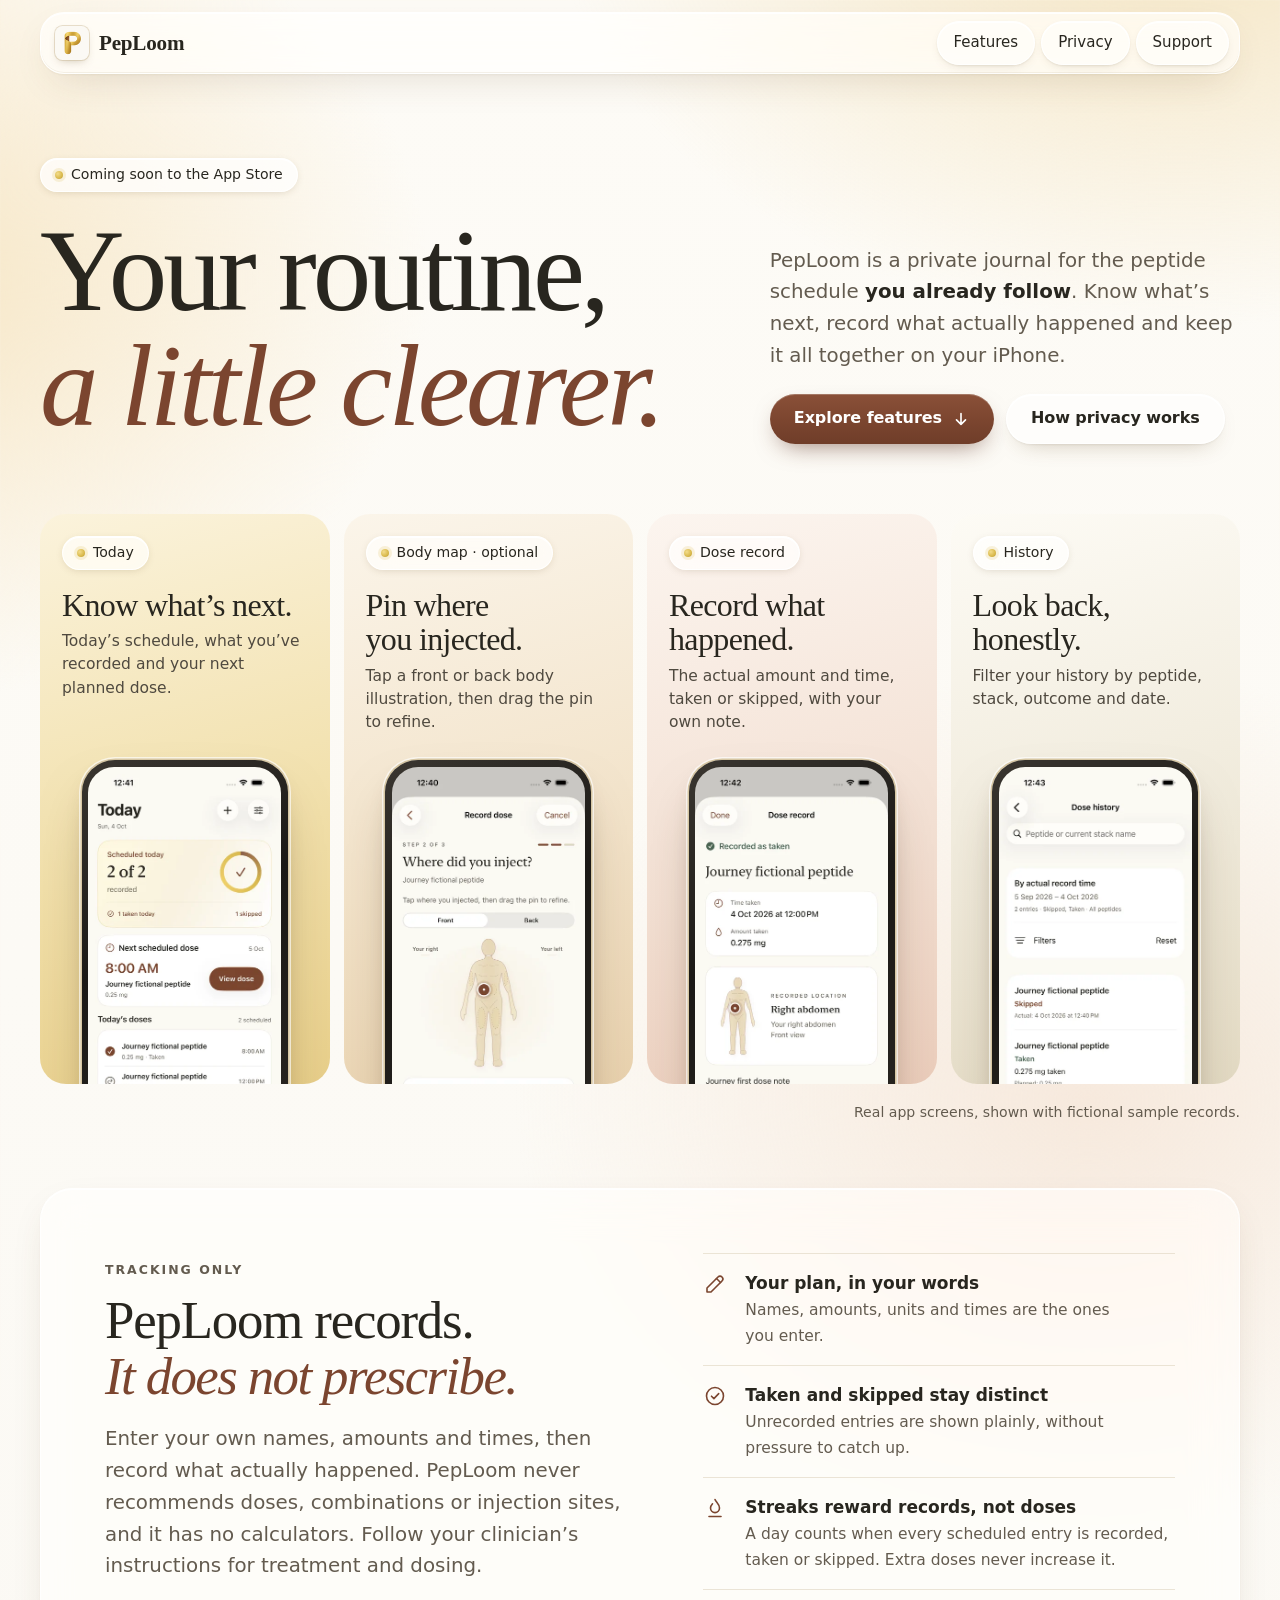
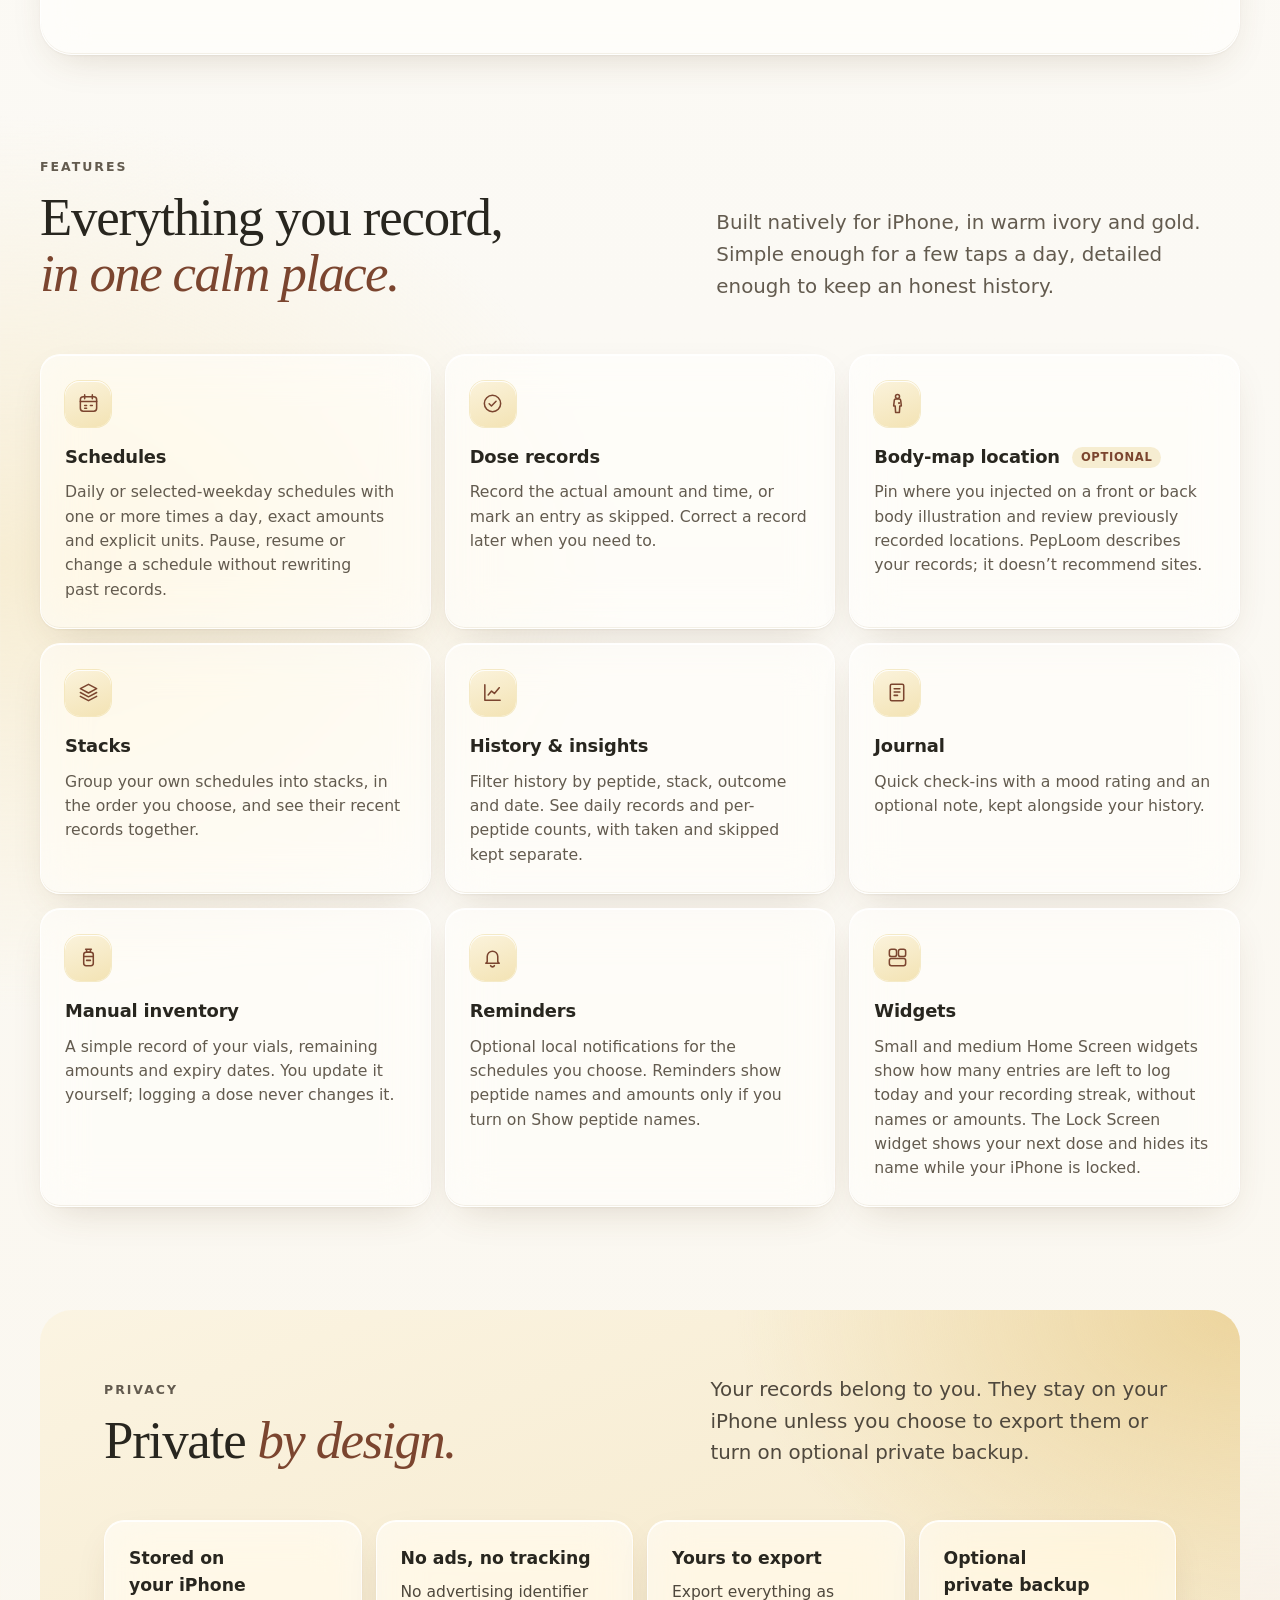
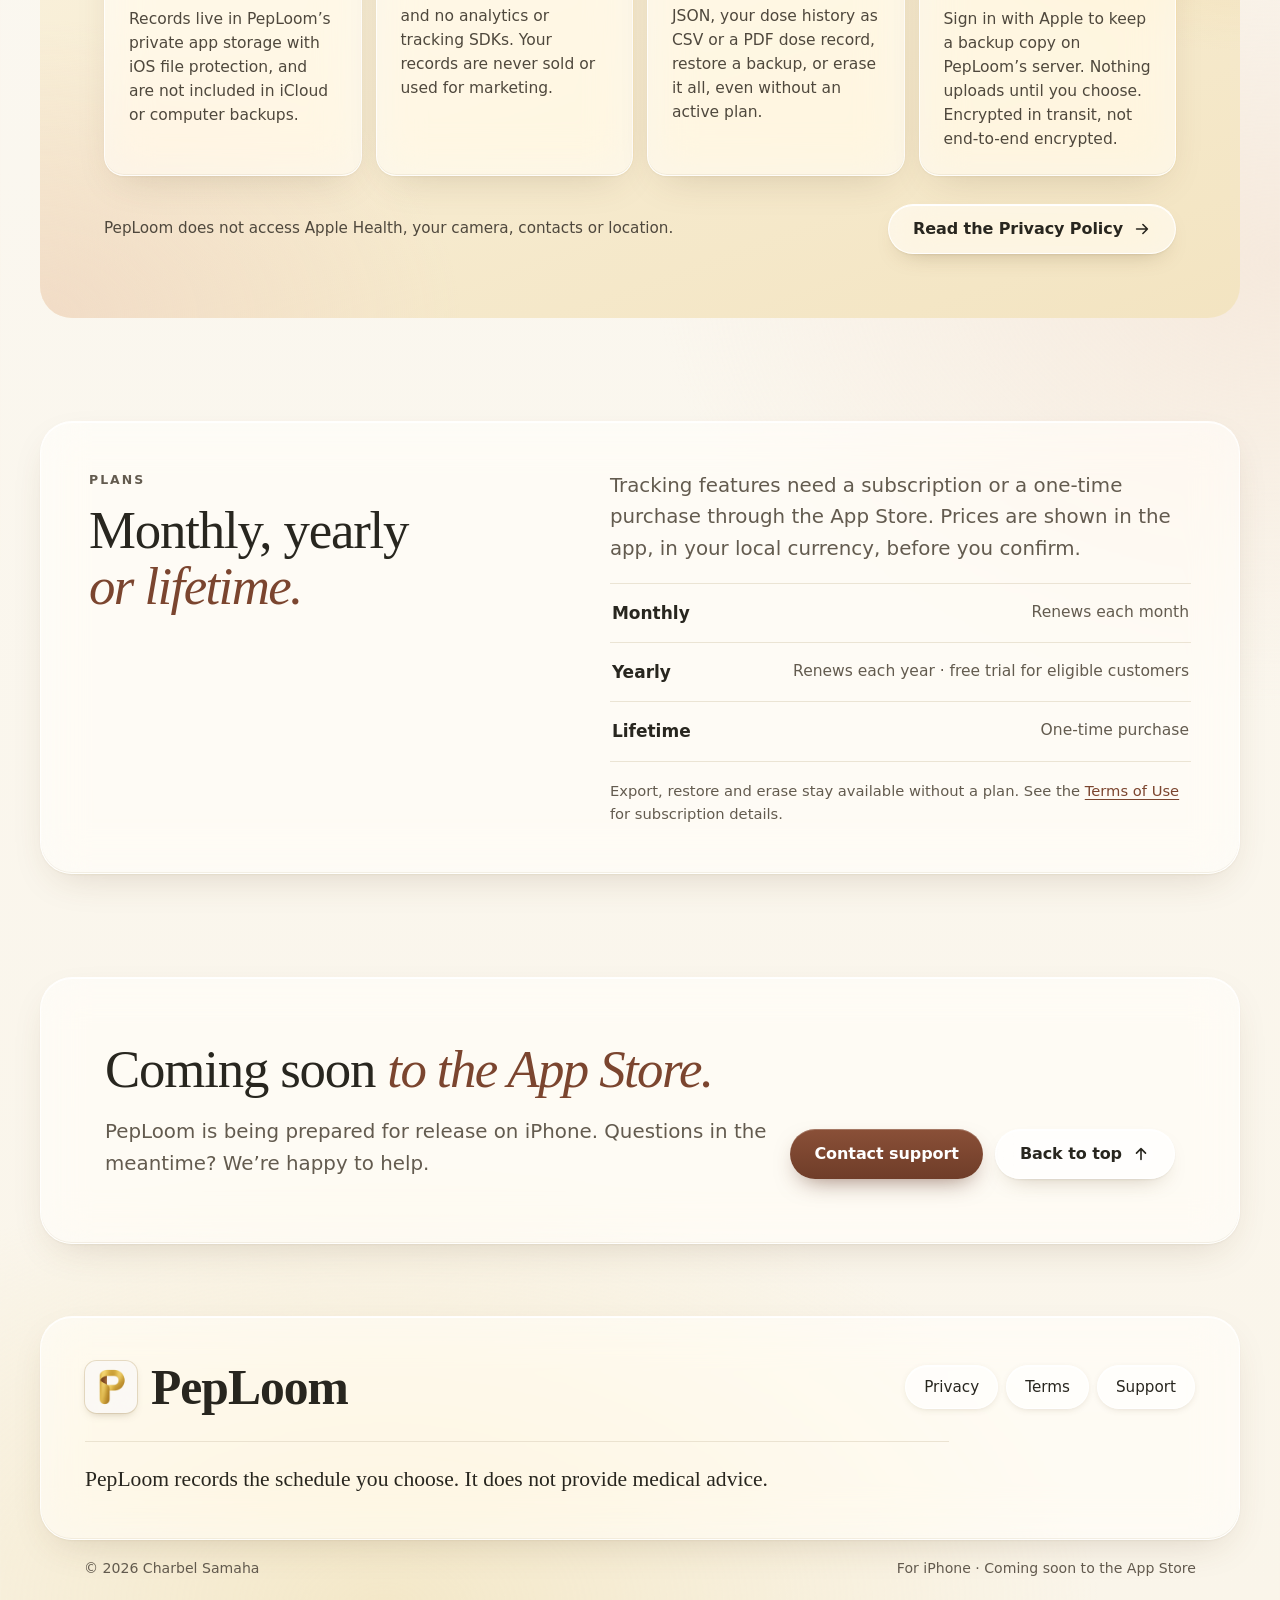
<file: index.html>
<!doctype html>
<html lang="en">
<head>
  <meta charset="utf-8">
  <meta name="viewport" content="width=device-width, initial-scale=1, viewport-fit=cover">
  <title>PepLoom — A private peptide tracker for iPhone</title>
  <meta name="description" content="PepLoom is a private iPhone journal for the peptide schedule you already follow: schedules, dose records, optional body-map locations, stacks, history, journal, reminders and widgets. Coming soon to the App Store.">
  <meta name="color-scheme" content="light">
  <meta name="theme-color" content="#fbf9f4">
  <meta name="format-detection" content="telephone=no">
  <link rel="canonical" href="https://csamaha655-eng.github.io/peploom/">
  <meta property="og:type" content="website">
  <meta property="og:site_name" content="PepLoom">
  <meta property="og:title" content="PepLoom — A private peptide tracker for iPhone">
  <meta property="og:description" content="Know what's next, record what happened and keep it all together. PepLoom records the schedule you choose. Coming soon to the App Store.">
  <meta property="og:url" content="https://csamaha655-eng.github.io/peploom/">
  <meta property="og:image" content="https://csamaha655-eng.github.io/peploom/assets/og-image.jpg">
  <meta property="og:image:width" content="1200">
  <meta property="og:image:height" content="630">
  <meta property="og:image:alt" content="The PepLoom app icon, a folded gold letter P, beside the words: PepLoom, your routine, a little clearer.">
  <meta name="twitter:card" content="summary_large_image">
  <link rel="icon" href="assets/favicon-32.png" sizes="32x32" type="image/png">
  <link rel="icon" href="assets/icon-192.png" sizes="192x192" type="image/png">
  <link rel="apple-touch-icon" href="assets/apple-touch-icon.png">
  <link rel="stylesheet" href="assets/site.css">
</head>
<body id="top">
  <div class="ambient" aria-hidden="true"></div>
  <a class="skip-link" href="#main">Skip to content</a>

  <header class="site-header">
    <nav class="nav glass" aria-label="Main">
      <a class="brand" href="./" aria-label="PepLoom home">
        <img class="app-icon" src="assets/app-icon-64.png" srcset="assets/app-icon-64.png 1x, assets/app-icon-128.png 2x" width="34" height="34" alt="">
        <span>PepLoom</span>
      </a>
      <ul class="nav-links">
        <li class="nav-optional"><a href="#features">Features</a></li>
        <li><a href="privacy/">Privacy</a></li>
        <li><a href="support/">Support</a></li>
      </ul>
    </nav>
  </header>

  <main id="main">
    <section class="hero" aria-labelledby="hero-title">
      <div class="wrap hero-grid">
        <div class="hero-copy rise">
          <p class="chip"><span class="dot" aria-hidden="true"></span>Coming soon to the App Store</p>
          <h1 class="display" id="hero-title">Your routine,<br><em>a little clearer.</em></h1>
        </div>
        <div class="hero-copy rise rise-2">
          <p class="lead">PepLoom is a private journal for the peptide schedule <strong>you already follow</strong>. Know what’s next, record what actually happened and keep it all together on your iPhone.</p>
          <div class="hero-actions">
            <a class="button button-primary" href="#features">Explore features
              <svg viewBox="0 0 20 20" fill="none" stroke="currentColor" stroke-width="1.8" stroke-linecap="round" stroke-linejoin="round" aria-hidden="true"><path d="M10 4v12M5 11l5 5 5-5"/></svg>
            </a>
            <a class="button button-glass" href="privacy/">How privacy works</a>
          </div>
        </div>
      </div>
    </section>

    <section class="screens" aria-labelledby="screens-title">
      <div class="wrap">
        <h2 class="visually-hidden" id="screens-title">A look at the app</h2>
        <div class="screen-row" tabindex="0" role="region" aria-label="App screens, scroll sideways for more">
          <article class="screen-card tint-gold rise rise-2">
            <span class="chip"><span class="dot" aria-hidden="true"></span>Today</span>
            <h3>Know what’s next.</h3>
            <p>Today’s schedule, what you’ve recorded and your next planned dose.</p>
            <div class="phone">
              <picture>
                <source type="image/webp" srcset="assets/screens/today-420.webp 420w, assets/screens/today-720.webp 720w" sizes="250px">
                <img src="assets/screens/today-420.jpg" srcset="assets/screens/today-420.jpg 420w, assets/screens/today-720.jpg 720w" sizes="250px" width="420" height="913" alt="PepLoom Today screen: two of two scheduled entries recorded, one taken and one skipped, with the next scheduled dose at 8:00 AM." loading="eager">
              </picture>
            </div>
          </article>
          <article class="screen-card tint-sand rise rise-2">
            <span class="chip"><span class="dot" aria-hidden="true"></span>Body map · optional</span>
            <h3>Pin where you injected.</h3>
            <p>Tap a front or back body illustration, then drag the pin to refine.</p>
            <div class="phone">
              <picture>
                <source type="image/webp" srcset="assets/screens/body-map-420.webp 420w, assets/screens/body-map-720.webp 720w" sizes="250px">
                <img src="assets/screens/body-map-420.jpg" srcset="assets/screens/body-map-420.jpg 420w, assets/screens/body-map-720.jpg 720w" sizes="250px" width="420" height="913" alt="Record dose, step 2 of 3: a front body illustration with a pin placed on the right abdomen." loading="lazy">
              </picture>
            </div>
          </article>
          <article class="screen-card tint-blush rise rise-3">
            <span class="chip"><span class="dot" aria-hidden="true"></span>Dose record</span>
            <h3>Record what happened.</h3>
            <p>The actual amount and time, taken or skipped, with your own note.</p>
            <div class="phone">
              <picture>
                <source type="image/webp" srcset="assets/screens/dose-record-420.webp 420w, assets/screens/dose-record-720.webp 720w" sizes="250px">
                <img src="assets/screens/dose-record-420.jpg" srcset="assets/screens/dose-record-420.jpg 420w, assets/screens/dose-record-720.jpg 720w" sizes="250px" width="420" height="913" alt="A saved dose record showing time taken, amount taken, the recorded location on a body illustration and a note." loading="lazy">
              </picture>
            </div>
          </article>
          <article class="screen-card tint-ivory rise rise-3">
            <span class="chip"><span class="dot" aria-hidden="true"></span>History</span>
            <h3>Look back, honestly.</h3>
            <p>Filter your history by peptide, stack, outcome and date.</p>
            <div class="phone">
              <picture>
                <source type="image/webp" srcset="assets/screens/history-420.webp 420w, assets/screens/history-720.webp 720w" sizes="250px">
                <img src="assets/screens/history-420.jpg" srcset="assets/screens/history-420.jpg 420w, assets/screens/history-720.jpg 720w" sizes="250px" width="420" height="913" alt="Dose history listing one skipped and one taken record, with search and filters." loading="lazy">
              </picture>
            </div>
          </article>
        </div>
        <p class="screens-note">Real app screens, shown with fictional sample records.</p>
      </div>
    </section>

    <section class="section" aria-labelledby="statement-title">
      <div class="wrap">
        <div class="statement glass">
          <div>
            <p class="eyebrow">Tracking only</p>
            <h2 class="h2" id="statement-title">PepLoom records.<br><em>It does not prescribe.</em></h2>
            <p class="lead space-top">Enter your own names, amounts and times, then record what actually happened. PepLoom never recommends doses, combinations or injection sites, and it has no calculators. Follow your clinician’s instructions for treatment and dosing.</p>
          </div>
          <ul class="statement-list">
            <li>
              <svg viewBox="0 0 24 24" fill="none" stroke="currentColor" stroke-width="1.6" stroke-linecap="round" stroke-linejoin="round" aria-hidden="true"><path d="M4 20h4L19 9a2.8 2.8 0 0 0-4-4L4 16v4Z"/><path d="m13.5 6.5 4 4"/></svg>
              <div><strong>Your plan, in your words</strong><span>Names, amounts, units and times are the ones you enter.</span></div>
            </li>
            <li>
              <svg viewBox="0 0 24 24" fill="none" stroke="currentColor" stroke-width="1.6" stroke-linecap="round" stroke-linejoin="round" aria-hidden="true"><circle cx="12" cy="12" r="8.5"/><path d="m8.5 12.2 2.4 2.4 4.8-5"/></svg>
              <div><strong>Taken and skipped stay distinct</strong><span>Unrecorded entries are shown plainly, without pressure to catch up.</span></div>
            </li>
            <li>
              <svg viewBox="0 0 24 24" fill="none" stroke="currentColor" stroke-width="1.6" stroke-linecap="round" stroke-linejoin="round" aria-hidden="true"><path d="M12 3.5c.9 2.6 4.5 4.4 4.5 8.6A4.5 4.5 0 0 1 12 16.6a4.5 4.5 0 0 1-4.5-4.5c0-2 1-3.2 2-4.3"/><path d="M6 20.5h12"/></svg>
              <div><strong>Streaks reward records, not doses</strong><span>A day counts when every scheduled entry is recorded, taken or skipped. Extra doses never increase it.</span></div>
            </li>
          </ul>
        </div>
      </div>
    </section>

    <section class="section" id="features" aria-labelledby="features-title">
      <div class="wrap">
        <div class="section-head split">
          <div>
            <p class="eyebrow">Features</p>
            <h2 class="h2" id="features-title">Everything you record, <em>in one calm place.</em></h2>
          </div>
          <p class="lead">Built natively for iPhone, in warm ivory and gold. Simple enough for a few taps a day, detailed enough to keep an honest history.</p>
        </div>
        <ul class="feature-grid">
          <li class="feature glass">
            <span class="icon" aria-hidden="true"><svg viewBox="0 0 24 24" fill="none" stroke="currentColor" stroke-width="1.6" stroke-linecap="round" stroke-linejoin="round"><rect x="3.5" y="5" width="17" height="15" rx="3"/><path d="M3.5 10h17M8 3v4M16 3v4"/><path d="M8 14h2M14 14h2M8 17h2"/></svg></span>
            <h3>Schedules</h3>
            <p>Daily or selected-weekday schedules with one or more times a day, exact amounts and explicit units. Pause, resume or change a schedule without rewriting past records.</p>
          </li>
          <li class="feature glass">
            <span class="icon" aria-hidden="true"><svg viewBox="0 0 24 24" fill="none" stroke="currentColor" stroke-width="1.6" stroke-linecap="round" stroke-linejoin="round"><circle cx="12" cy="12" r="8.5"/><path d="m8.5 12.2 2.4 2.4 4.8-5"/></svg></span>
            <h3>Dose records</h3>
            <p>Record the actual amount and time, or mark an entry as skipped. Correct a record later when you need to.</p>
          </li>
          <li class="feature glass">
            <span class="icon" aria-hidden="true"><svg viewBox="0 0 24 24" fill="none" stroke="currentColor" stroke-width="1.6" stroke-linecap="round" stroke-linejoin="round"><circle cx="12" cy="4.6" r="2.1"/><path d="M8.6 9.2c0-1 .8-1.8 1.8-1.8h3.2c1 0 1.8.8 1.8 1.8l.6 5.3h-1.6l-.4 6.8h-4l-.4-6.8H8l.6-5.3Z"/><circle cx="13.6" cy="11.6" r="1.1" fill="currentColor" stroke="none"/></svg></span>
            <h3>Body-map location <span class="tag">Optional</span></h3>
            <p>Pin where you injected on a front or back body illustration and review previously recorded locations. PepLoom describes your records; it doesn’t recommend sites.</p>
          </li>
          <li class="feature glass">
            <span class="icon" aria-hidden="true"><svg viewBox="0 0 24 24" fill="none" stroke="currentColor" stroke-width="1.6" stroke-linecap="round" stroke-linejoin="round"><path d="m12 3.5 8.5 4.5L12 12.5 3.5 8 12 3.5Z"/><path d="m3.5 12 8.5 4.5 8.5-4.5"/><path d="m3.5 16 8.5 4.5 8.5-4.5"/></svg></span>
            <h3>Stacks</h3>
            <p>Group your own schedules into stacks, in the order you choose, and see their recent records together.</p>
          </li>
          <li class="feature glass">
            <span class="icon" aria-hidden="true"><svg viewBox="0 0 24 24" fill="none" stroke="currentColor" stroke-width="1.6" stroke-linecap="round" stroke-linejoin="round"><path d="M4 4v16h16"/><path d="m7.5 14.5 3.5-4 3 2.5 5-6"/></svg></span>
            <h3>History &amp; insights</h3>
            <p>Filter history by peptide, stack, outcome and date. See daily records and per-peptide counts, with taken and skipped kept separate.</p>
          </li>
          <li class="feature glass">
            <span class="icon" aria-hidden="true"><svg viewBox="0 0 24 24" fill="none" stroke="currentColor" stroke-width="1.6" stroke-linecap="round" stroke-linejoin="round"><path d="M6 3.5h11a1.5 1.5 0 0 1 1.5 1.5v14a1.5 1.5 0 0 1-1.5 1.5H6A1.5 1.5 0 0 1 4.5 19V5A1.5 1.5 0 0 1 6 3.5Z"/><path d="M8.5 8h6M8.5 11.5h6M8.5 15h3.5"/></svg></span>
            <h3>Journal</h3>
            <p>Quick check-ins with a mood rating and an optional note, kept alongside your history.</p>
          </li>
          <li class="feature glass">
            <span class="icon" aria-hidden="true"><svg viewBox="0 0 24 24" fill="none" stroke="currentColor" stroke-width="1.6" stroke-linecap="round" stroke-linejoin="round"><path d="M9 3.5h6M10 3.5v3h4v-3"/><rect x="7" y="6.5" width="10" height="14" rx="2.5"/><path d="M7 11h10M10 15h4"/></svg></span>
            <h3>Manual inventory</h3>
            <p>A simple record of your vials, remaining amounts and expiry dates. You update it yourself; logging a dose never changes it.</p>
          </li>
          <li class="feature glass">
            <span class="icon" aria-hidden="true"><svg viewBox="0 0 24 24" fill="none" stroke="currentColor" stroke-width="1.6" stroke-linecap="round" stroke-linejoin="round"><path d="M6.5 16.5V11a5.5 5.5 0 0 1 11 0v5.5l1.5 1.5H5l1.5-1.5Z"/><path d="M10 20.5a2.2 2.2 0 0 0 4 0"/></svg></span>
            <h3>Reminders</h3>
            <p>Optional local notifications for the schedules you choose. Reminders show peptide names and amounts only if you turn on Show peptide names.</p>
          </li>
          <li class="feature glass">
            <span class="icon" aria-hidden="true"><svg viewBox="0 0 24 24" fill="none" stroke="currentColor" stroke-width="1.6" stroke-linecap="round" stroke-linejoin="round"><rect x="3.5" y="3.5" width="7.5" height="7.5" rx="2.2"/><rect x="13" y="3.5" width="7.5" height="7.5" rx="2.2"/><rect x="3.5" y="13" width="17" height="7.5" rx="2.2"/></svg></span>
            <h3>Widgets</h3>
            <p>Small and medium Home Screen widgets show how many entries are left to log today and your recording streak, without names or amounts. The Lock Screen widget shows your next dose and hides its name while your iPhone is locked.</p>
          </li>
        </ul>
      </div>
    </section>

    <section class="section" aria-labelledby="privacy-title">
      <div class="wrap">
        <div class="privacy-band">
          <div class="section-head split">
            <div>
              <p class="eyebrow">Privacy</p>
              <h2 class="h2" id="privacy-title">Private <em>by design.</em></h2>
            </div>
            <p class="lead">Your records belong to you. They stay on your iPhone unless you choose to export them or turn on optional private backup.</p>
          </div>
          <ul class="privacy-grid">
            <li class="privacy-card glass">
              <h3>Stored on your iPhone</h3>
              <p>Records live in PepLoom’s private app storage with iOS file protection, and are not included in iCloud or computer backups.</p>
            </li>
            <li class="privacy-card glass">
              <h3>No ads, no tracking</h3>
              <p>No advertising identifier and no analytics or tracking SDKs. Your records are never sold or used for marketing.</p>
            </li>
            <li class="privacy-card glass">
              <h3>Yours to export</h3>
              <p>Export everything as JSON, your dose history as CSV or a PDF dose record, restore a backup, or erase it all, even without an active plan.</p>
            </li>
            <li class="privacy-card glass">
              <h3>Optional private backup</h3>
              <p>Sign in with Apple to keep a backup copy on PepLoom’s server. Nothing uploads until you choose. Encrypted in transit, not end-to-end encrypted.</p>
            </li>
          </ul>
          <div class="band-foot">
            <p>PepLoom does not access Apple Health, your camera, contacts or location.</p>
            <a class="button button-glass" href="privacy/">Read the Privacy Policy
              <svg viewBox="0 0 20 20" fill="none" stroke="currentColor" stroke-width="1.8" stroke-linecap="round" stroke-linejoin="round" aria-hidden="true"><path d="M4 10h12M11 5l5 5-5 5"/></svg>
            </a>
          </div>
        </div>
      </div>
    </section>

    <section class="section" aria-labelledby="plans-title">
      <div class="wrap">
        <div class="plans glass">
          <div>
            <p class="eyebrow">Plans</p>
            <h2 class="h2" id="plans-title">Monthly, yearly <em>or lifetime.</em></h2>
          </div>
          <div class="stack">
            <p class="lead">Tracking features need a subscription or a one-time purchase through the App Store. Prices are shown in the app, in your local currency, before you confirm.</p>
            <ul class="plan-list">
              <li><strong>Monthly</strong><span>Renews each month</span></li>
              <li><strong>Yearly</strong><span>Renews each year · free trial for eligible customers</span></li>
              <li><strong>Lifetime</strong><span>One-time purchase</span></li>
            </ul>
            <p class="fine">Export, restore and erase stay available without a plan. See the <a href="terms/">Terms of Use</a> for subscription details.</p>
          </div>
        </div>
      </div>
    </section>

    <section class="section section-last" aria-labelledby="closing-title">
      <div class="wrap">
        <div class="closing glass">
          <div class="stack">
            <h2 class="h2" id="closing-title">Coming soon <em>to the App Store.</em></h2>
            <p class="lead">PepLoom is being prepared for release on iPhone. Questions in the meantime? We’re happy to help.</p>
          </div>
          <div class="closing-actions">
            <a class="button button-primary" href="support/">Contact support</a>
            <a class="button button-glass" href="#top">Back to top
              <svg viewBox="0 0 20 20" fill="none" stroke="currentColor" stroke-width="1.8" stroke-linecap="round" stroke-linejoin="round" aria-hidden="true"><path d="M10 16V4M5 9l5-5 5 5"/></svg>
            </a>
          </div>
        </div>
      </div>
    </section>
  </main>

  <footer class="site-footer">
    <div class="wrap">
      <div class="footer-card glass">
        <div class="footer-top">
          <a class="footer-brand" href="./" aria-label="PepLoom home">
            <img class="app-icon" src="assets/app-icon-128.png" srcset="assets/app-icon-128.png 1x, assets/app-icon-256.png 2x" width="52" height="52" alt="">
            <span>PepLoom</span>
          </a>
          <nav aria-label="Footer">
            <ul class="footer-links">
              <li><a href="privacy/">Privacy</a></li>
              <li><a href="terms/">Terms</a></li>
              <li><a href="support/">Support</a></li>
            </ul>
          </nav>
        </div>
        <p class="footer-note">PepLoom records the schedule you choose. It does not provide medical advice.</p>
      </div>
      <div class="footer-meta">
        <span>© 2026 Charbel Samaha</span>
        <span>For iPhone · Coming soon to the App Store</span>
      </div>
    </div>
  </footer>
</body>
</html>
</file>
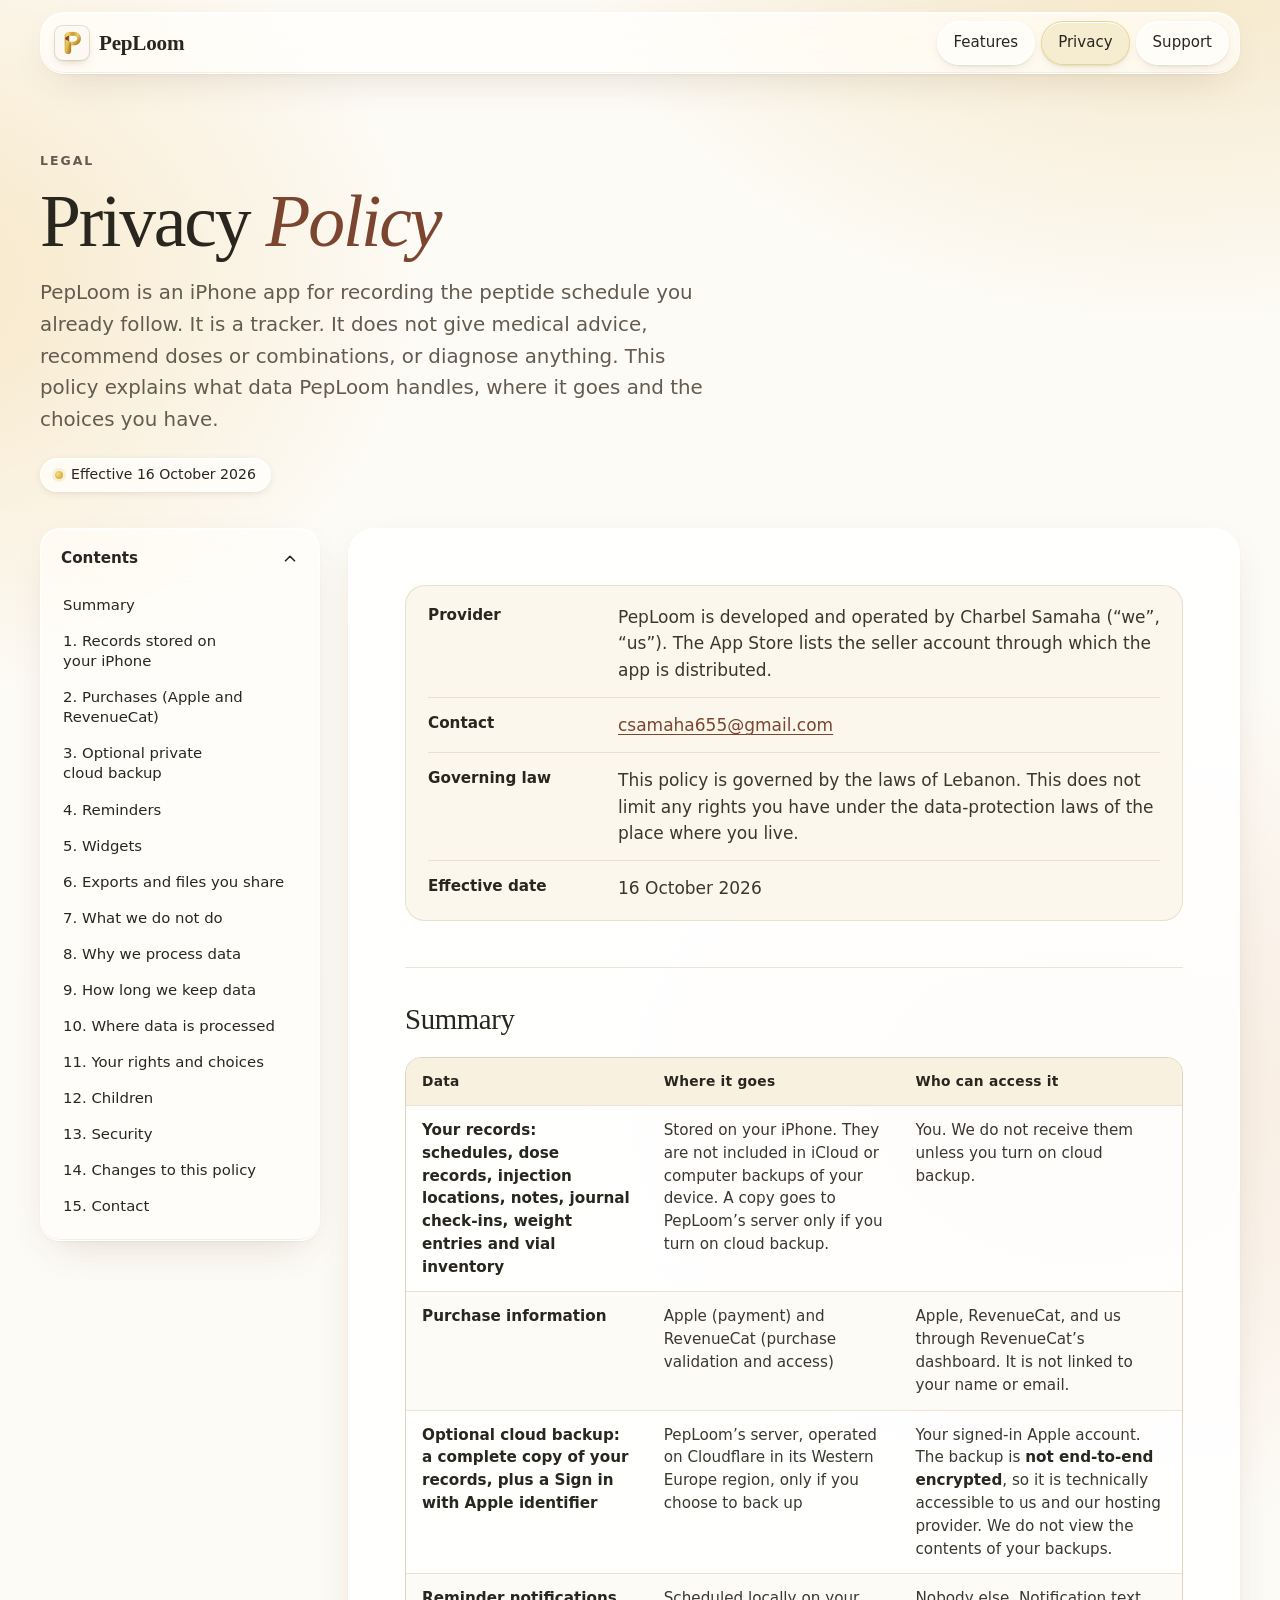
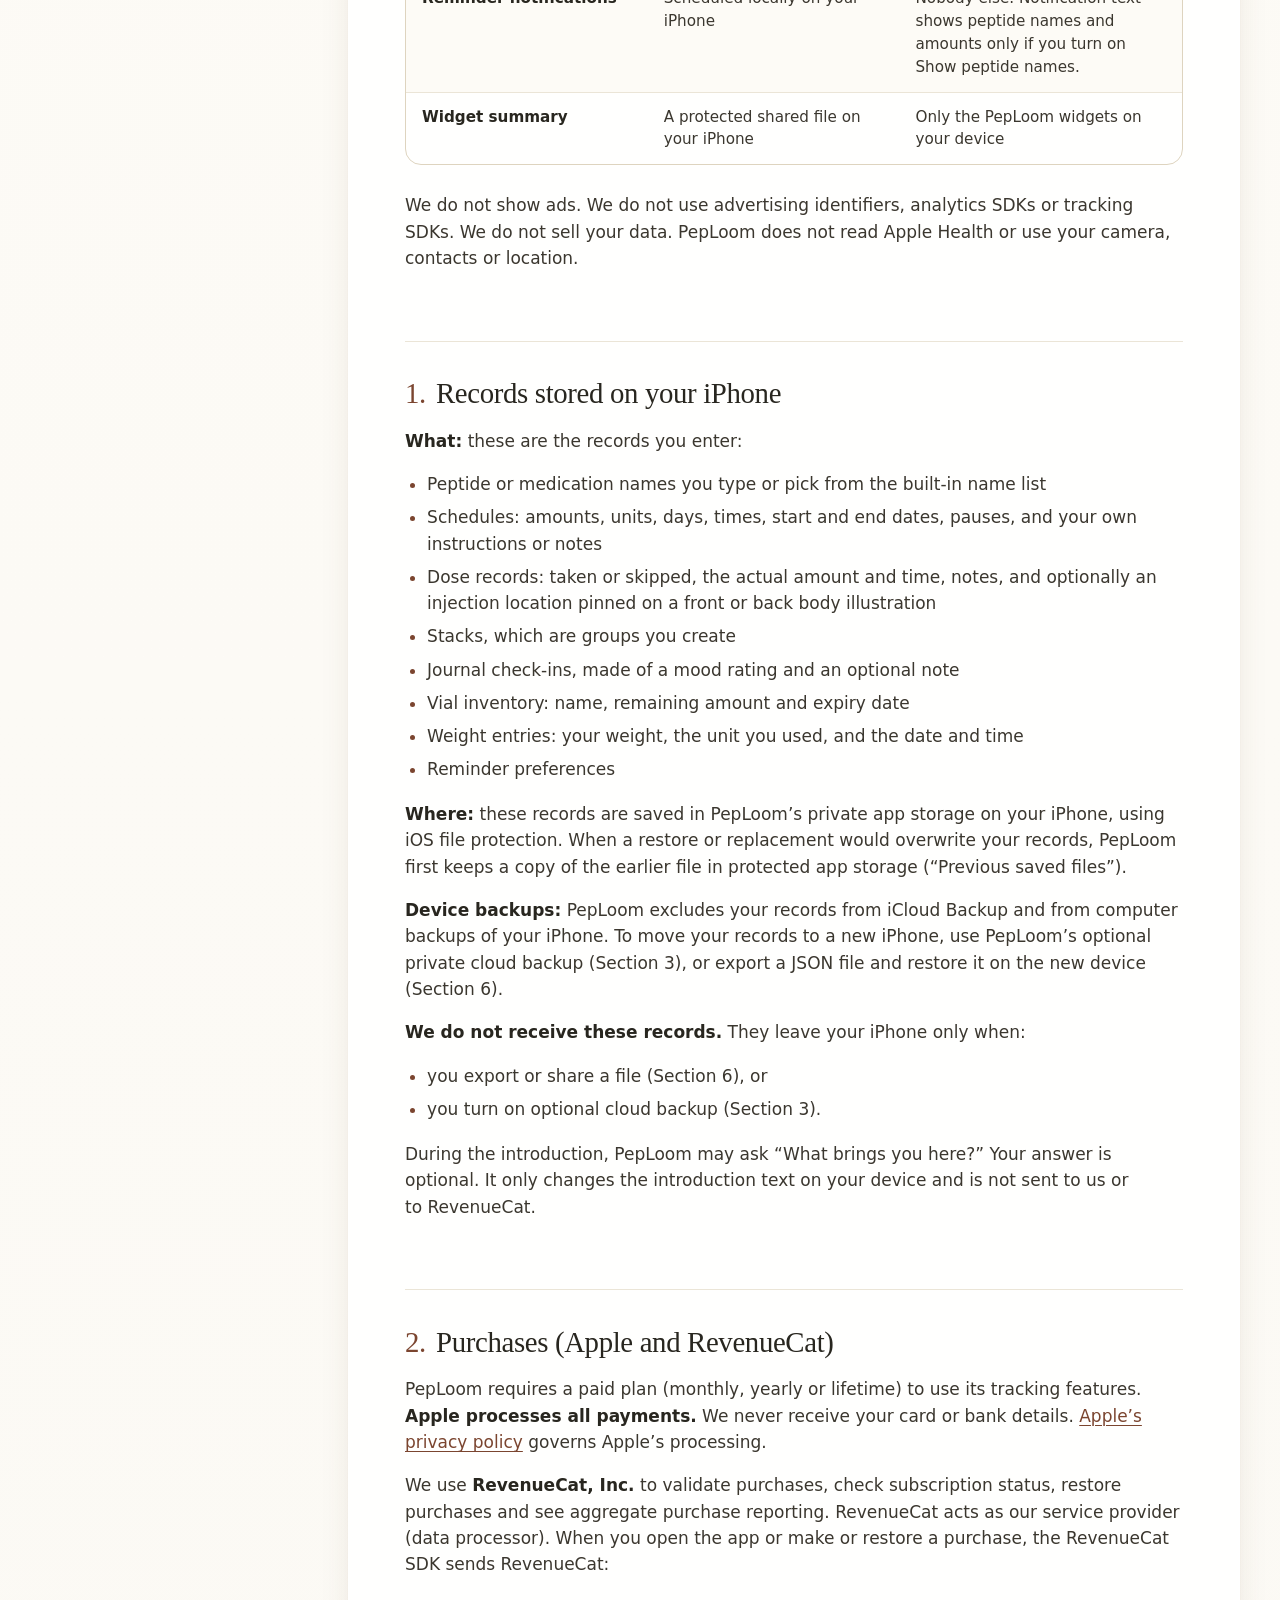
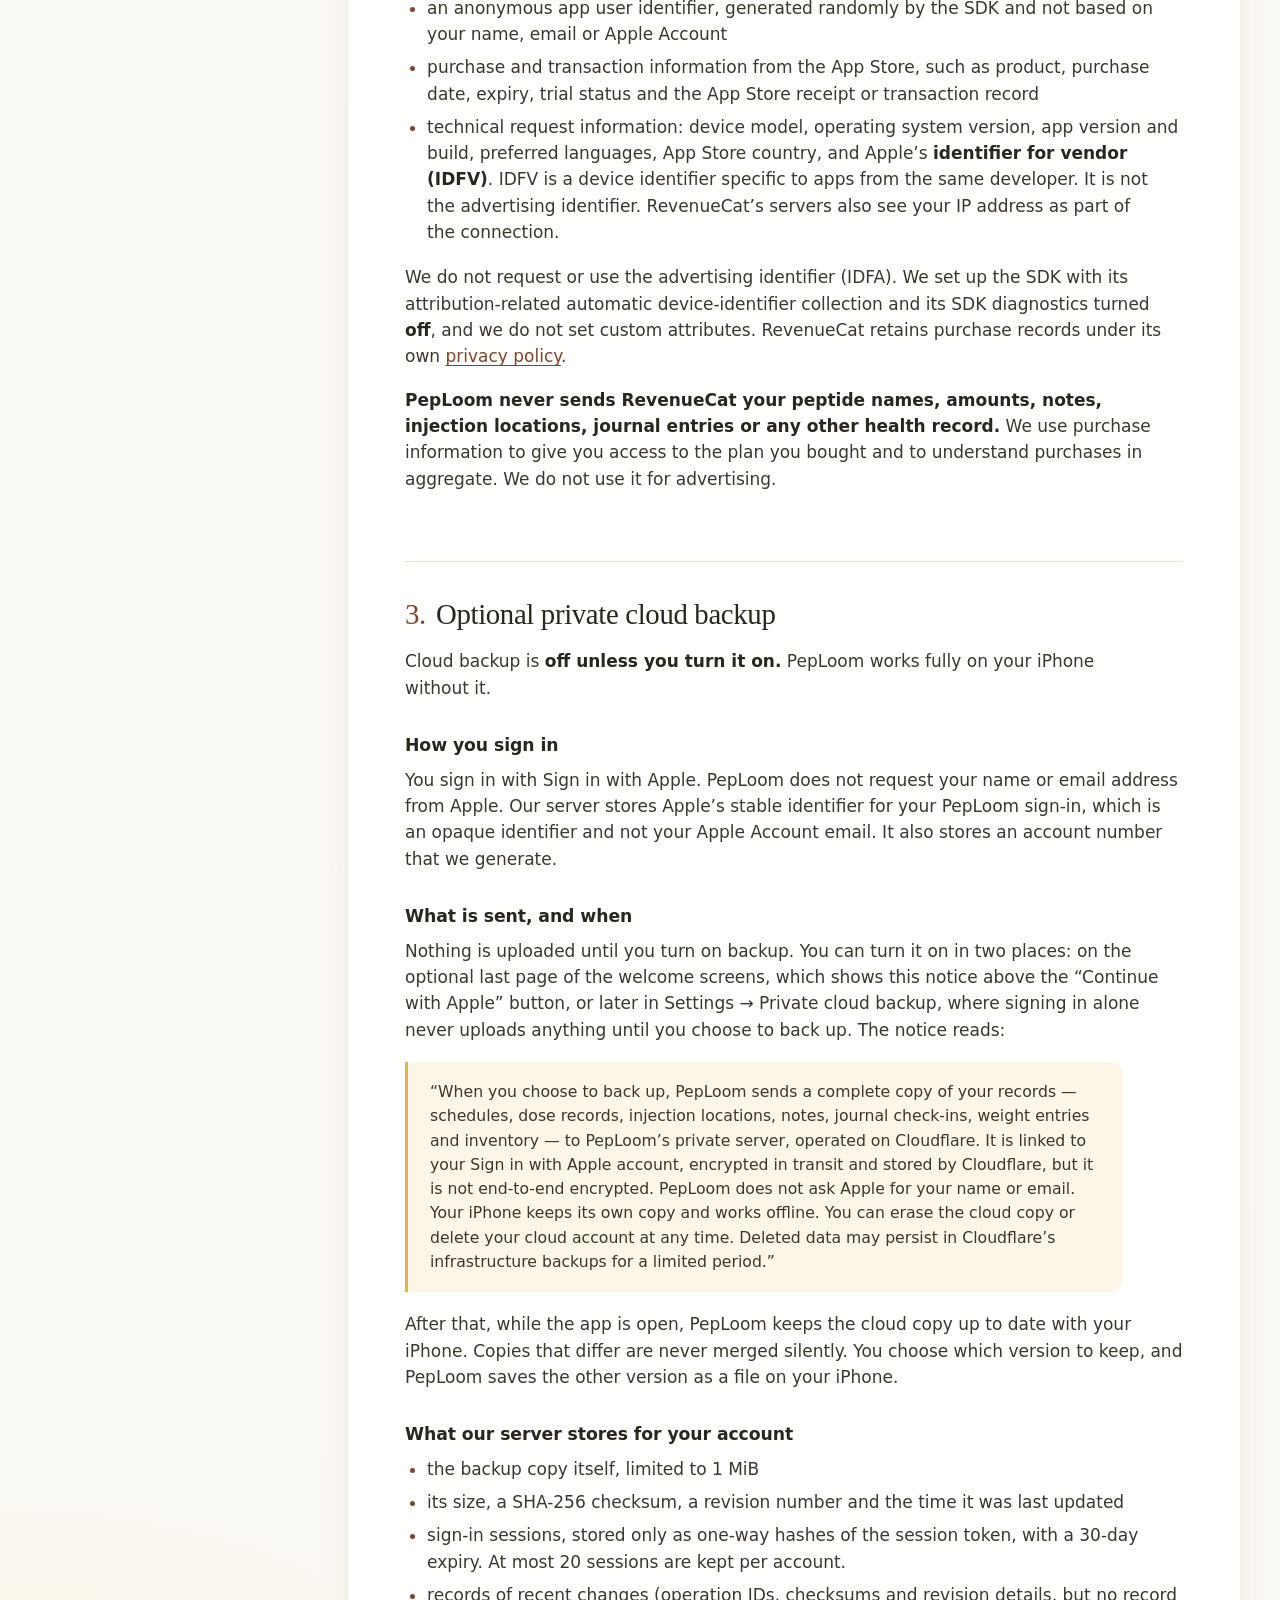
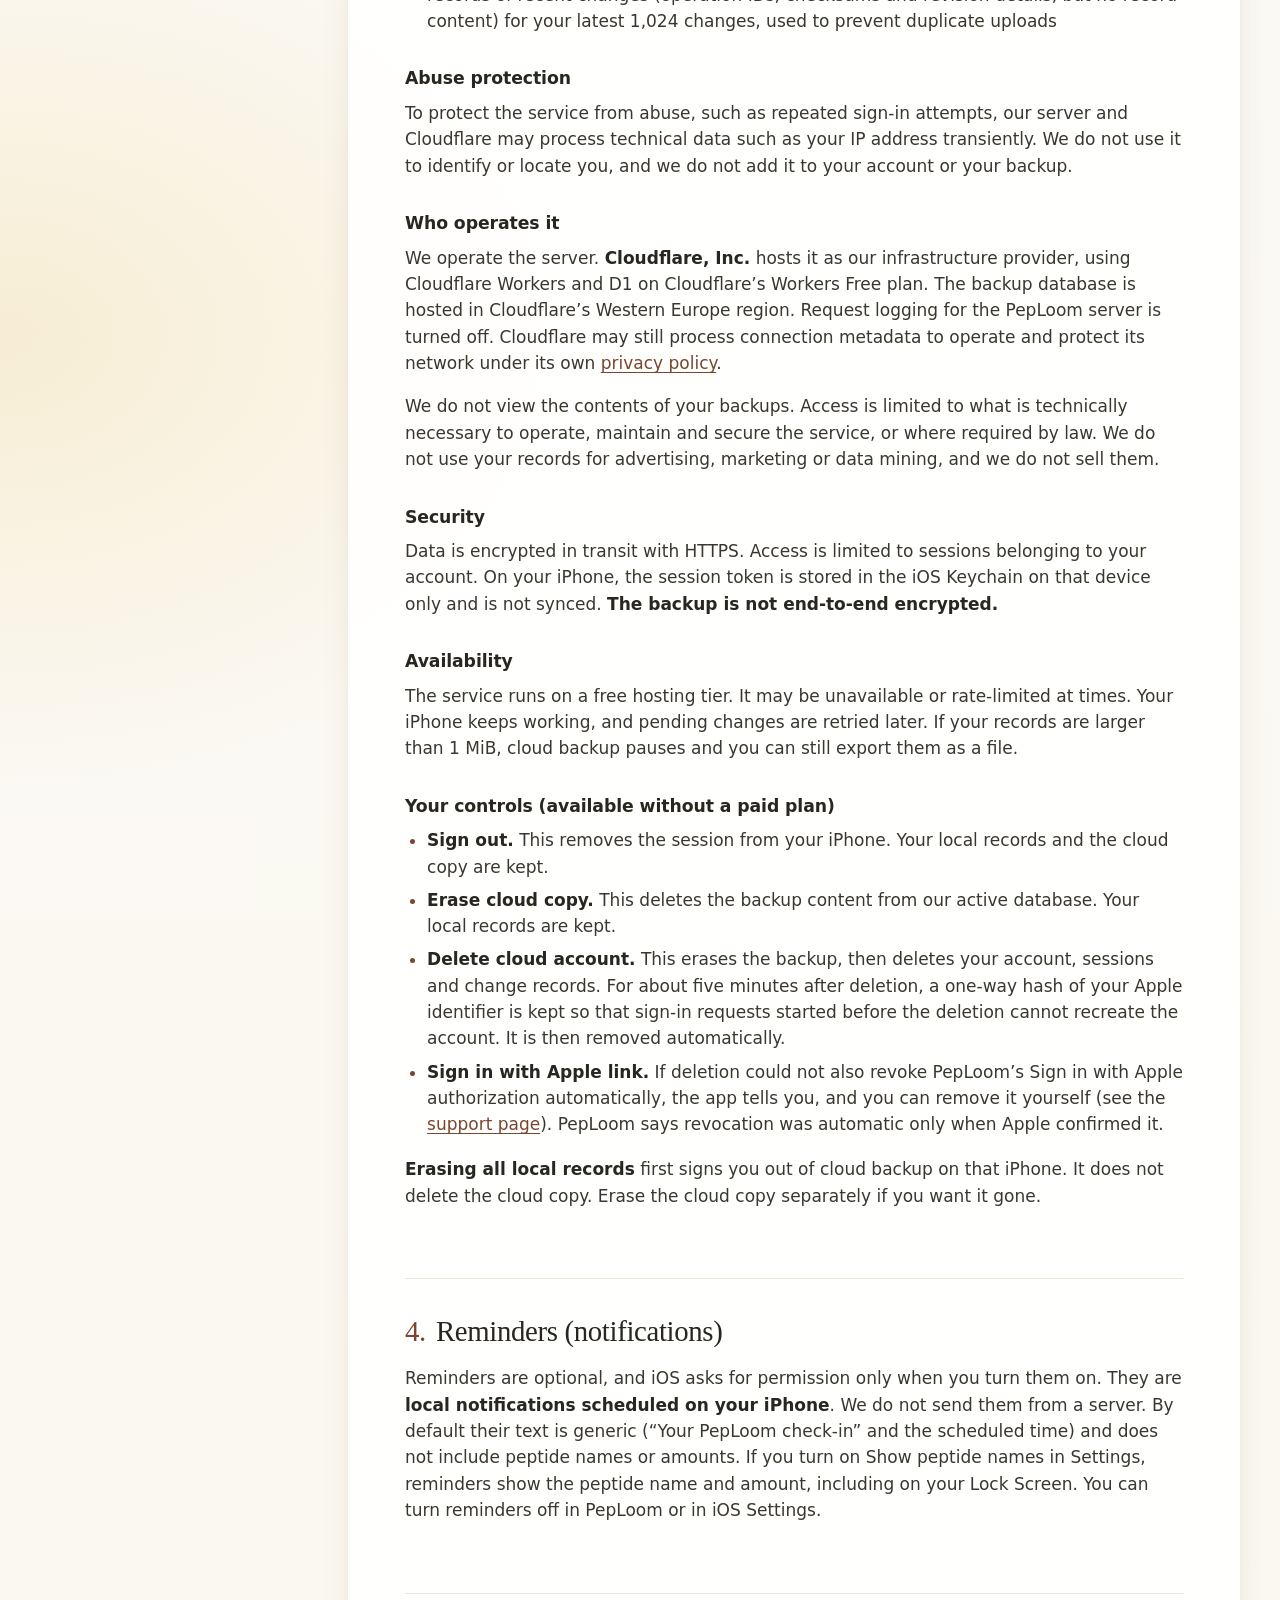
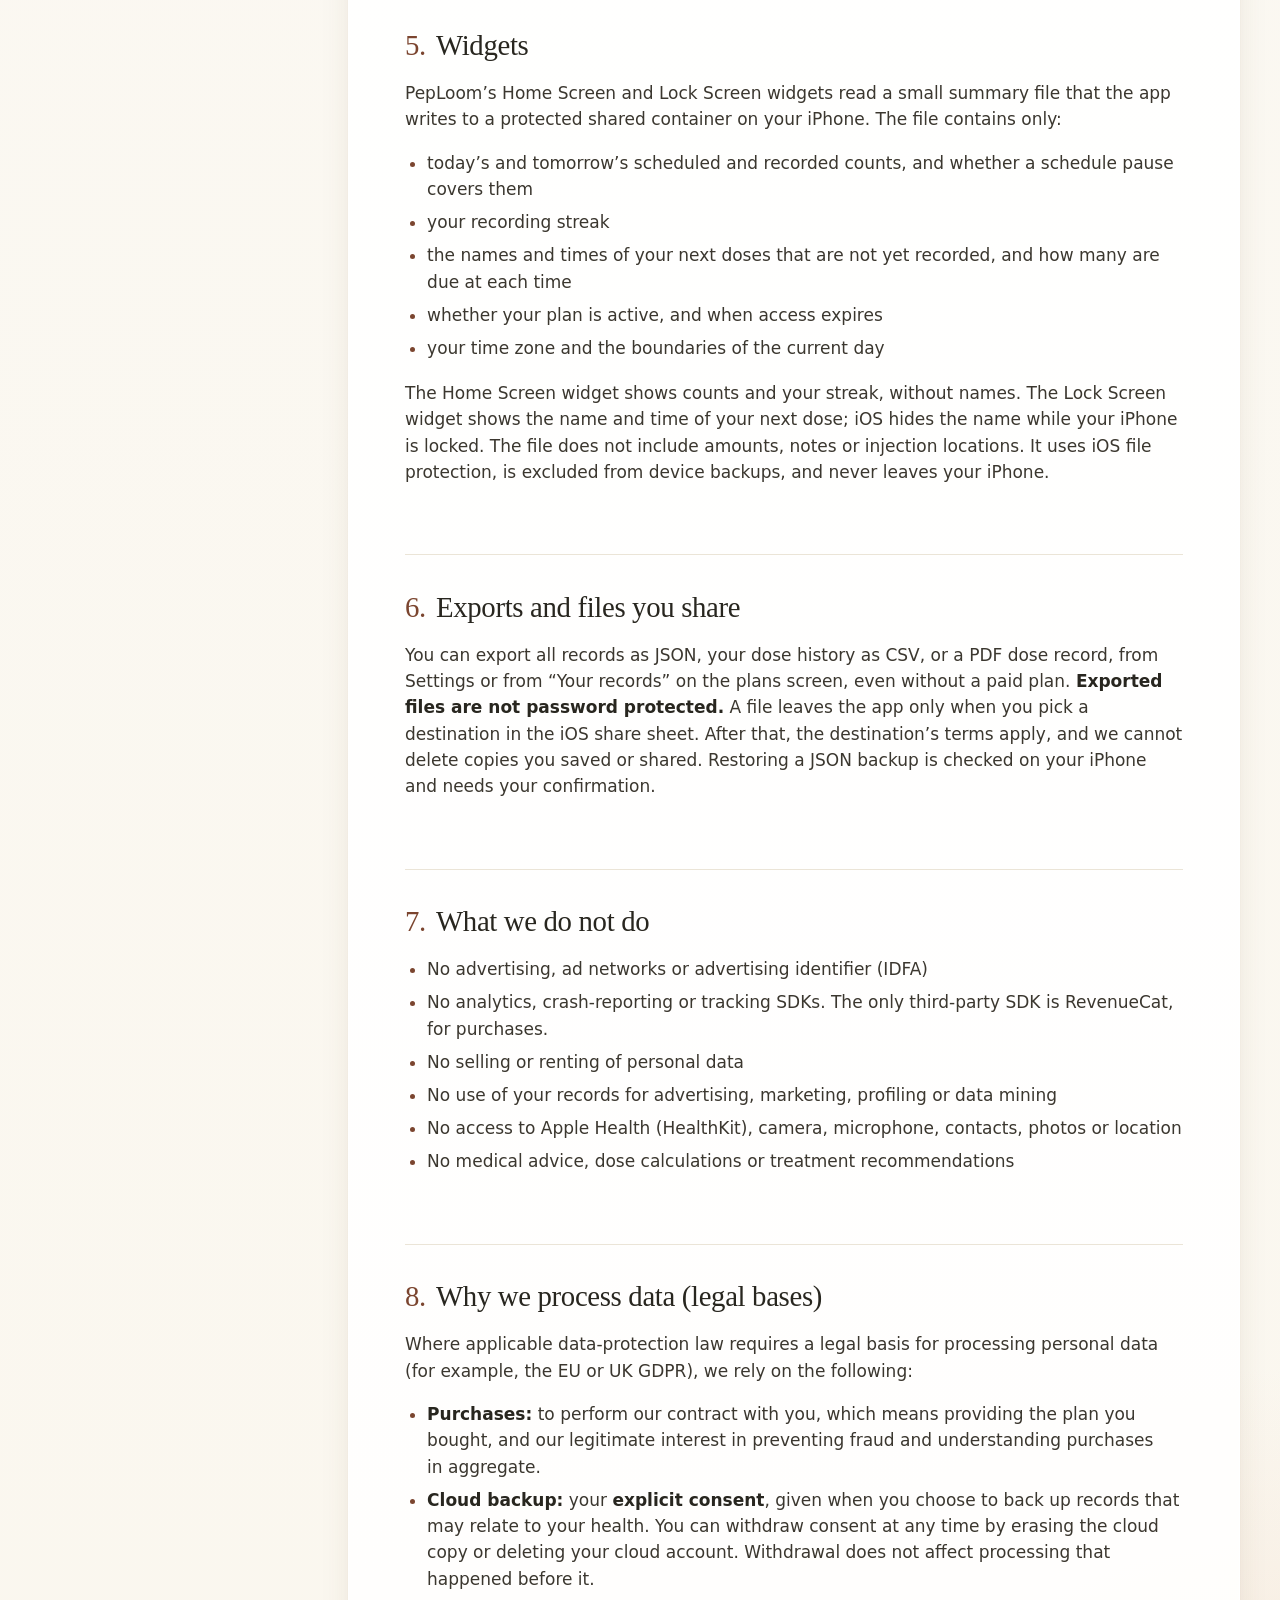
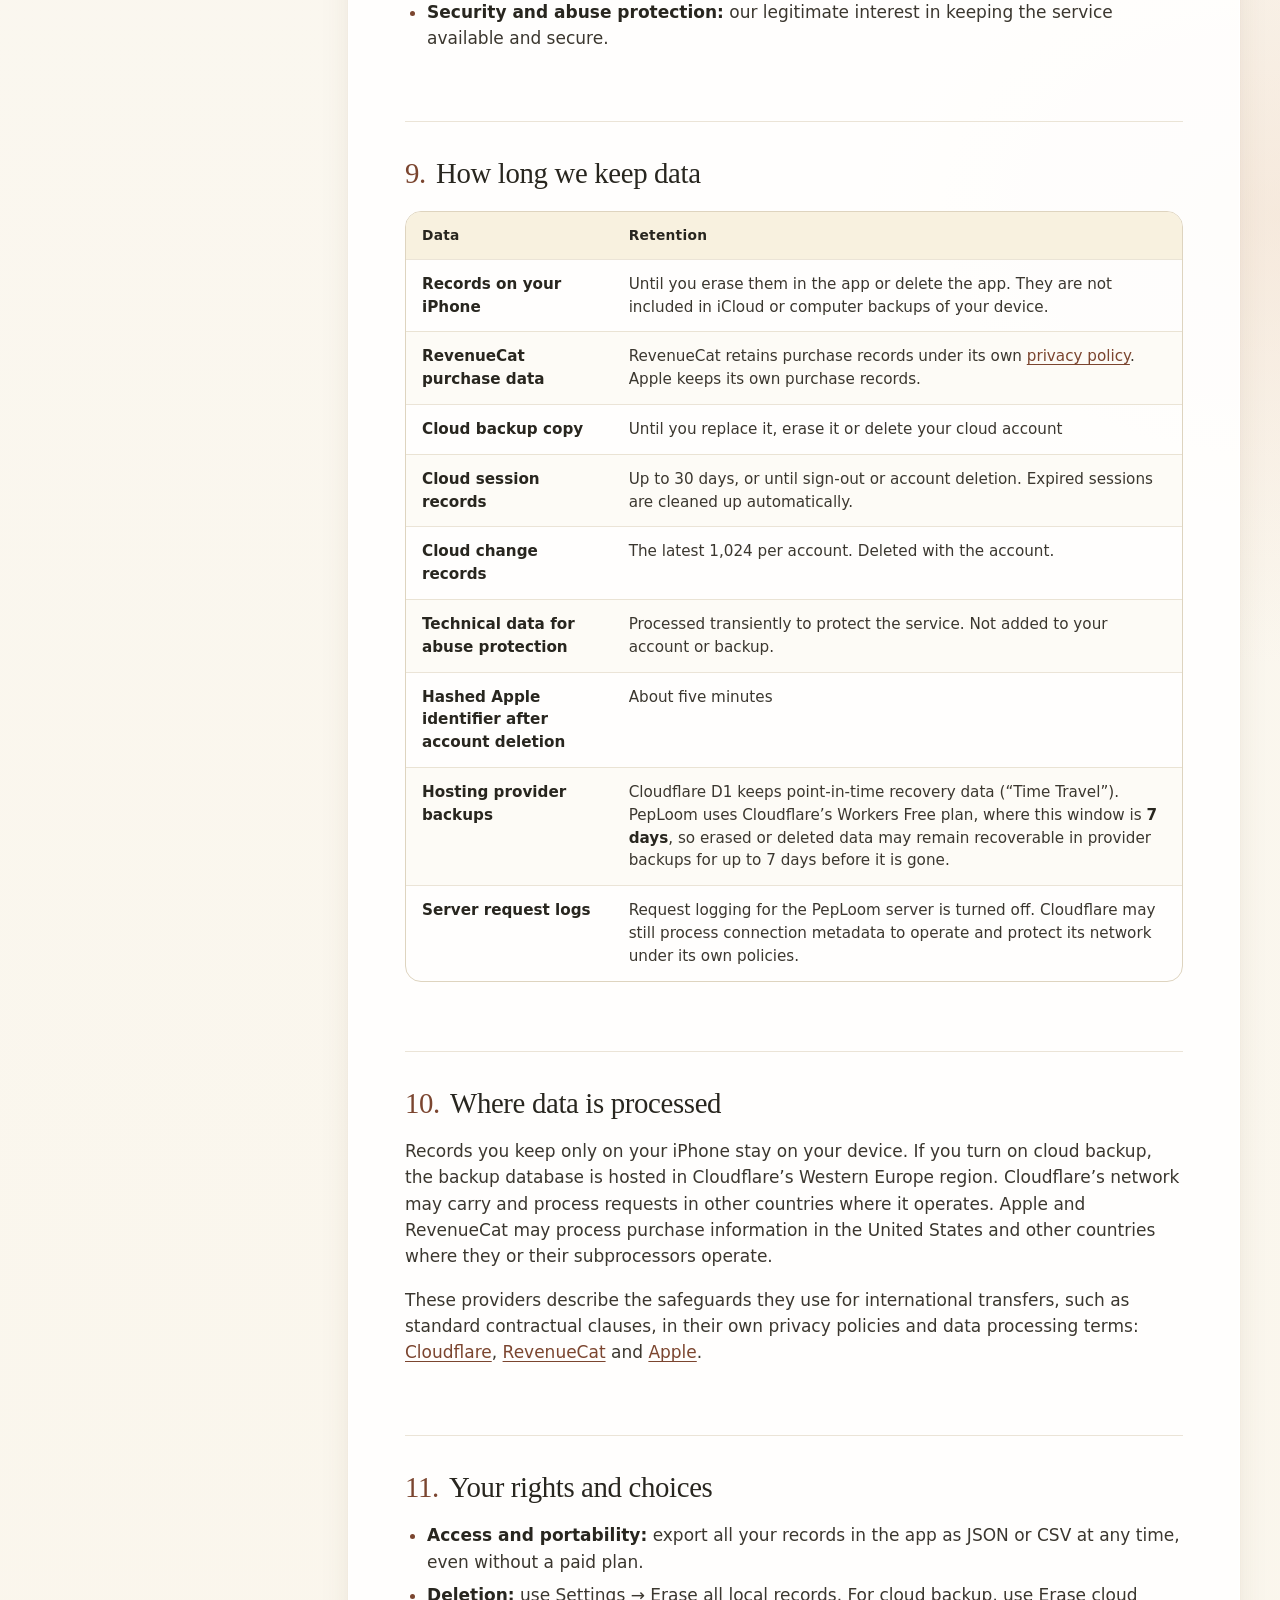
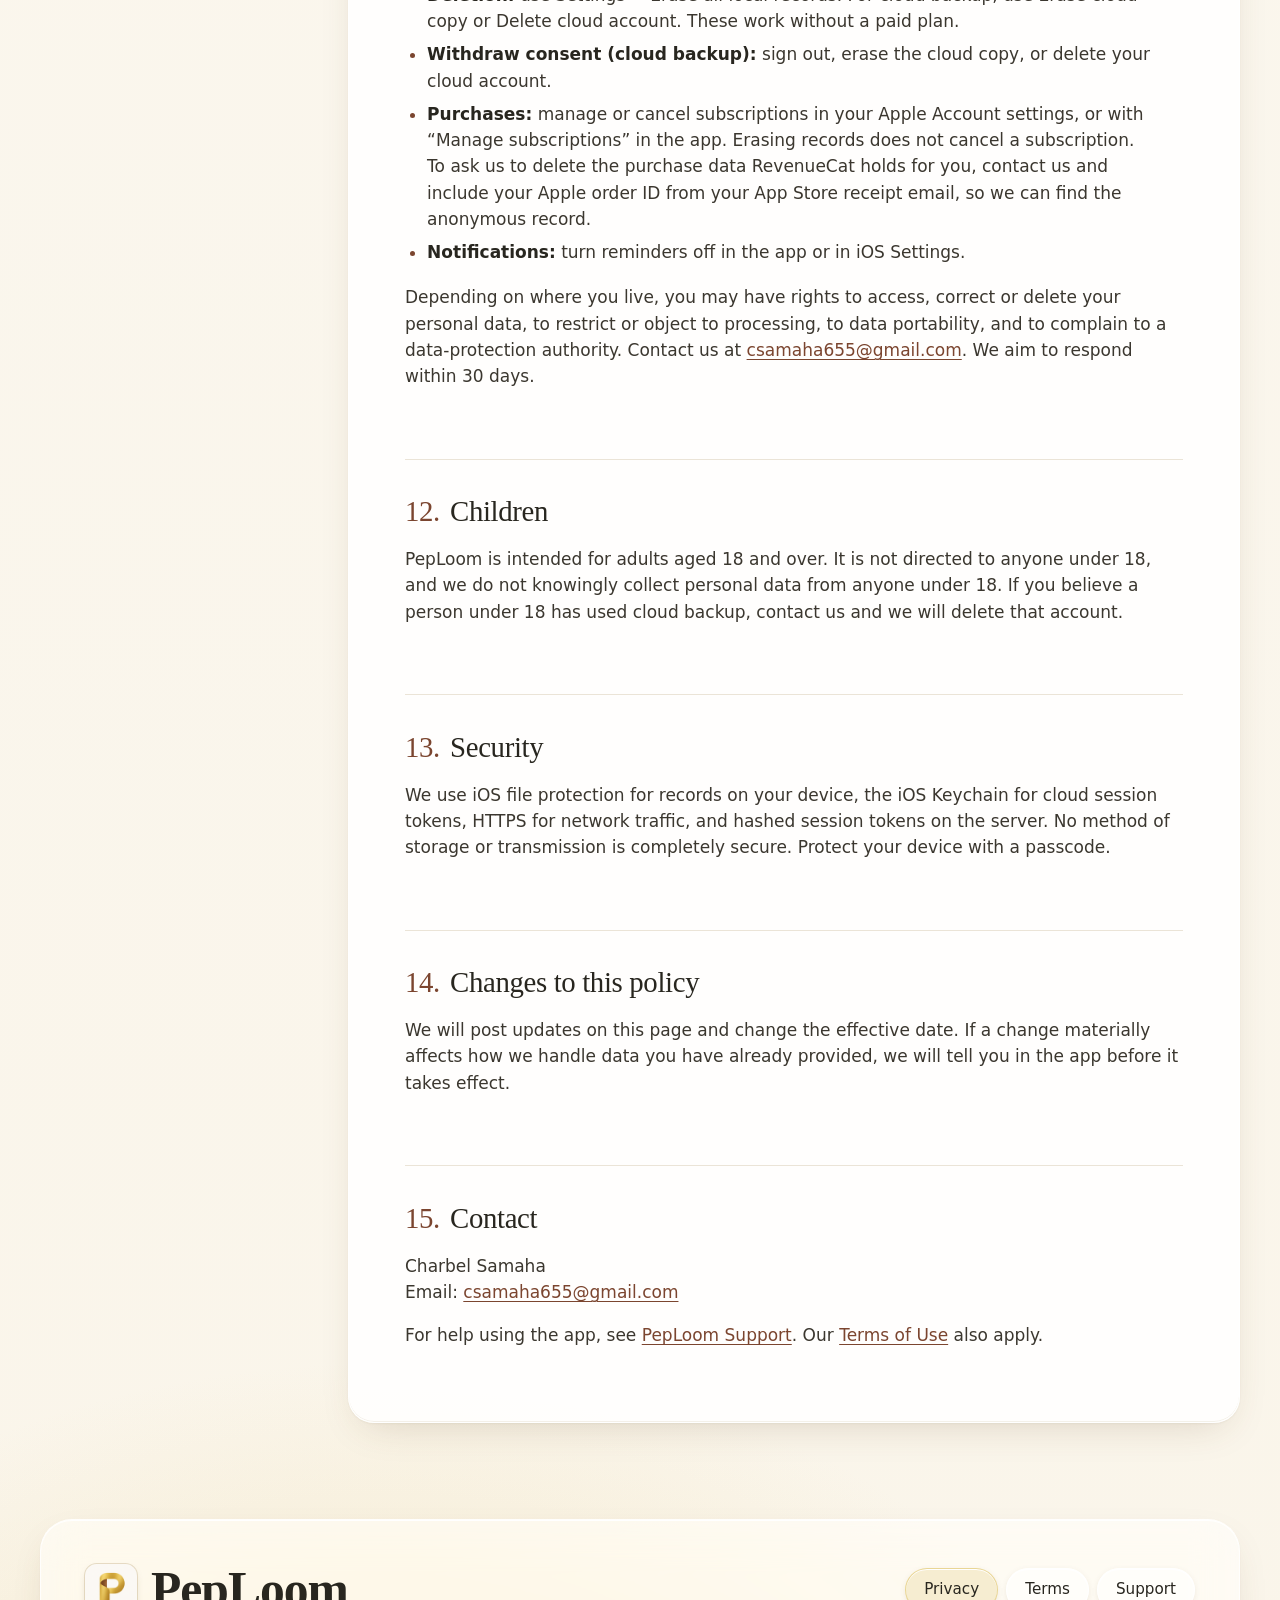
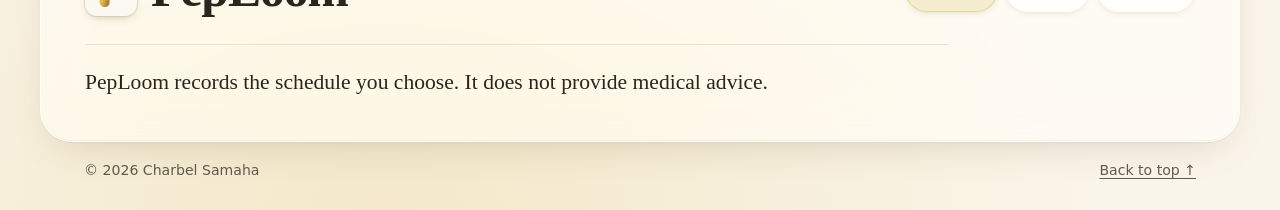
<file: privacy/index.html>
<!doctype html>
<html lang="en">
<head>
  <meta charset="utf-8">
  <meta name="viewport" content="width=device-width, initial-scale=1, viewport-fit=cover">
  <title>Privacy Policy — PepLoom</title>
  <meta name="description" content="How the PepLoom iPhone app handles your data: records stored on your iPhone, purchases through Apple and RevenueCat, optional private cloud backup, reminders, widgets, exports and your choices.">
  <meta name="color-scheme" content="light">
  <meta name="theme-color" content="#fbf9f4">
  <meta name="format-detection" content="telephone=no">
  <link rel="canonical" href="https://csamaha655-eng.github.io/peploom/privacy/">
  <meta property="og:type" content="website">
  <meta property="og:site_name" content="PepLoom">
  <meta property="og:title" content="PepLoom Privacy Policy">
  <meta property="og:description" content="What data PepLoom handles, where it goes and the choices you have.">
  <meta property="og:url" content="https://csamaha655-eng.github.io/peploom/privacy/">
  <meta property="og:image" content="https://csamaha655-eng.github.io/peploom/assets/og-image.jpg">
  <meta property="og:image:width" content="1200">
  <meta property="og:image:height" content="630">
  <meta property="og:image:alt" content="The PepLoom app icon, a folded gold letter P, beside the words: PepLoom, your routine, a little clearer.">
  <meta name="twitter:card" content="summary_large_image">
  <link rel="icon" href="../assets/favicon-32.png" sizes="32x32" type="image/png">
  <link rel="icon" href="../assets/icon-192.png" sizes="192x192" type="image/png">
  <link rel="apple-touch-icon" href="../assets/apple-touch-icon.png">
  <link rel="stylesheet" href="../assets/site.css">
</head>
<body id="top">
  <div class="ambient" aria-hidden="true"></div>
  <a class="skip-link" href="#main">Skip to content</a>

  <header class="site-header">
    <nav class="nav glass" aria-label="Main">
      <a class="brand" href="../" aria-label="PepLoom home">
        <img class="app-icon" src="../assets/app-icon-64.png" srcset="../assets/app-icon-64.png 1x, ../assets/app-icon-128.png 2x" width="34" height="34" alt="">
        <span>PepLoom</span>
      </a>
      <ul class="nav-links">
        <li class="nav-optional"><a href="../#features">Features</a></li>
        <li><a href="./" aria-current="page">Privacy</a></li>
        <li><a href="../support/">Support</a></li>
      </ul>
    </nav>
  </header>

  <main id="main">
    <div class="wrap">
      <header class="page-hero">
        <p class="eyebrow">Legal</p>
        <h1 class="h1">Privacy <em>Policy</em></h1>
        <p class="lead">PepLoom is an iPhone app for recording the peptide schedule you already follow. It is a tracker. It does not give medical advice, recommend doses or combinations, or diagnose anything. This policy explains what data PepLoom handles, where it goes and the choices you have.</p>
        <div class="page-meta">
          <span class="chip"><span class="dot" aria-hidden="true"></span>Effective 16 October 2026</span>
        </div>
      </header>

      <div class="doc-layout">
        <nav class="toc glass" aria-label="Privacy Policy contents">
          <details open>
            <summary>Contents
              <svg viewBox="0 0 20 20" fill="none" stroke="currentColor" stroke-width="1.8" stroke-linecap="round" stroke-linejoin="round" aria-hidden="true"><path d="m5 8 5 5 5-5"/></svg>
            </summary>
            <ol>
              <li><a href="#summary">Summary</a></li>
              <li><a href="#on-device">1. Records stored on your iPhone</a></li>
              <li><a href="#purchases">2. Purchases (Apple and RevenueCat)</a></li>
              <li><a href="#cloud-backup">3. Optional private cloud backup</a></li>
              <li><a href="#reminders">4. Reminders</a></li>
              <li><a href="#widget">5. Widgets</a></li>
              <li><a href="#exports">6. Exports and files you share</a></li>
              <li><a href="#we-do-not">7. What we do not do</a></li>
              <li><a href="#legal-bases">8. Why we process data</a></li>
              <li><a href="#retention">9. How long we keep data</a></li>
              <li><a href="#where">10. Where data is processed</a></li>
              <li><a href="#rights">11. Your rights and choices</a></li>
              <li><a href="#children">12. Children</a></li>
              <li><a href="#security">13. Security</a></li>
              <li><a href="#changes">14. Changes to this policy</a></li>
              <li><a href="#contact">15. Contact</a></li>
            </ol>
          </details>
        </nav>

        <article class="doc" aria-labelledby="summary">
          <dl class="facts">
            <div><dt>Provider</dt><dd>PepLoom is developed and operated by Charbel Samaha (“we”, “us”). The App Store lists the seller account through which the app is distributed.</dd></div>
            <div><dt>Contact</dt><dd><a href="mailto:csamaha655@gmail.com">csamaha655@gmail.com</a></dd></div>
            <div><dt>Governing law</dt><dd>This policy is governed by the laws of Lebanon. This does not limit any rights you have under the data-protection laws of the place where you live.</dd></div>
            <div><dt>Effective date</dt><dd>16 October 2026</dd></div>
          </dl>

          <h2 id="summary">Summary</h2>
          <div class="table-wrap">
            <table>
              <thead>
                <tr><th scope="col">Data</th><th scope="col">Where it goes</th><th scope="col">Who can access it</th></tr>
              </thead>
              <tbody>
                <tr>
                  <th scope="row">Your records: schedules, dose records, injection locations, notes, journal check-ins, weight entries and vial inventory</th>
                  <td data-label="Where it goes">Stored on your iPhone. They are not included in iCloud or computer backups of your device. A copy goes to PepLoom’s server only if you turn on cloud backup.</td>
                  <td data-label="Who can access it">You. We do not receive them unless you turn on cloud backup.</td>
                </tr>
                <tr>
                  <th scope="row">Purchase information</th>
                  <td data-label="Where it goes">Apple (payment) and RevenueCat (purchase validation and access)</td>
                  <td data-label="Who can access it">Apple, RevenueCat, and us through RevenueCat’s dashboard. It is not linked to your name or email.</td>
                </tr>
                <tr>
                  <th scope="row">Optional cloud backup: a complete copy of your records, plus a Sign in with Apple identifier</th>
                  <td data-label="Where it goes">PepLoom’s server, operated on Cloudflare in its Western Europe region, only if you choose to back up</td>
                  <td data-label="Who can access it">Your signed-in Apple account. The backup is <strong>not end-to-end encrypted</strong>, so it is technically accessible to us and our hosting provider. We do not view the contents of your backups.</td>
                </tr>
                <tr>
                  <th scope="row">Reminder notifications</th>
                  <td data-label="Where it goes">Scheduled locally on your iPhone</td>
                  <td data-label="Who can access it">Nobody else. Notification text shows peptide names and amounts only if you turn on Show peptide names.</td>
                </tr>
                <tr>
                  <th scope="row">Widget summary</th>
                  <td data-label="Where it goes">A protected shared file on your iPhone</td>
                  <td data-label="Who can access it">Only the PepLoom widgets on your device</td>
                </tr>
              </tbody>
            </table>
          </div>
          <p>We do not show ads. We do not use advertising identifiers, analytics SDKs or tracking SDKs. We do not sell your data. PepLoom does not read Apple Health or use your camera, contacts or location.</p>

          <h2 id="on-device"><span class="num">1.</span>Records stored on your iPhone</h2>
          <p><strong>What:</strong> these are the records you enter:</p>
          <ul>
            <li>Peptide or medication names you type or pick from the built-in name list</li>
            <li>Schedules: amounts, units, days, times, start and end dates, pauses, and your own instructions or notes</li>
            <li>Dose records: taken or skipped, the actual amount and time, notes, and optionally an injection location pinned on a front or back body illustration</li>
            <li>Stacks, which are groups you create</li>
            <li>Journal check-ins, made of a mood rating and an optional note</li>
            <li>Vial inventory: name, remaining amount and expiry date</li>
            <li>Weight entries: your weight, the unit you used, and the date and time</li>
            <li>Reminder preferences</li>
          </ul>
          <p><strong>Where:</strong> these records are saved in PepLoom’s private app storage on your iPhone, using iOS file protection. When a restore or replacement would overwrite your records, PepLoom first keeps a copy of the earlier file in protected app storage (“Previous saved files”).</p>
          <p><strong>Device backups:</strong> PepLoom excludes your records from iCloud Backup and from computer backups of your iPhone. To move your records to a new iPhone, use PepLoom’s optional private cloud backup (Section 3), or export a JSON file and restore it on the new device (Section 6).</p>
          <p><strong>We do not receive these records.</strong> They leave your iPhone only when:</p>
          <ul>
            <li>you export or share a file (Section 6), or</li>
            <li>you turn on optional cloud backup (Section 3).</li>
          </ul>
          <p>During the introduction, PepLoom may ask “What brings you here?” Your answer is optional. It only changes the introduction text on your device and is not sent to us or to RevenueCat.</p>

          <h2 id="purchases"><span class="num">2.</span>Purchases (Apple and RevenueCat)</h2>
          <p>PepLoom requires a paid plan (monthly, yearly or lifetime) to use its tracking features. <strong>Apple processes all payments.</strong> We never receive your card or bank details. <a href="https://www.apple.com/legal/privacy/">Apple’s privacy policy</a> governs Apple’s processing.</p>
          <p>We use <strong>RevenueCat, Inc.</strong> to validate purchases, check subscription status, restore purchases and see aggregate purchase reporting. RevenueCat acts as our service provider (data processor). When you open the app or make or restore a purchase, the RevenueCat SDK sends RevenueCat:</p>
          <ul>
            <li>an anonymous app user identifier, generated randomly by the SDK and not based on your name, email or Apple Account</li>
            <li>purchase and transaction information from the App Store, such as product, purchase date, expiry, trial status and the App Store receipt or transaction record</li>
            <li>technical request information: device model, operating system version, app version and build, preferred languages, App Store country, and Apple’s <strong>identifier for vendor (IDFV)</strong>. IDFV is a device identifier specific to apps from the same developer. It is not the advertising identifier. RevenueCat’s servers also see your IP address as part of the connection.</li>
          </ul>
          <p>We do not request or use the advertising identifier (IDFA). We set up the SDK with its attribution-related automatic device-identifier collection and its SDK diagnostics turned <strong>off</strong>, and we do not set custom attributes. RevenueCat retains purchase records under its own <a href="https://www.revenuecat.com/privacy">privacy policy</a>.</p>
          <p><strong>PepLoom never sends RevenueCat your peptide names, amounts, notes, injection locations, journal entries or any other health record.</strong> We use purchase information to give you access to the plan you bought and to understand purchases in aggregate. We do not use it for advertising.</p>

          <h2 id="cloud-backup"><span class="num">3.</span>Optional private cloud backup</h2>
          <p>Cloud backup is <strong>off unless you turn it on.</strong> PepLoom works fully on your iPhone without it.</p>
          <h3>How you sign in</h3>
          <p>You sign in with Sign in with Apple. PepLoom does not request your name or email address from Apple. Our server stores Apple’s stable identifier for your PepLoom sign-in, which is an opaque identifier and not your Apple Account email. It also stores an account number that we generate.</p>
          <h3>What is sent, and when</h3>
          <p>Nothing is uploaded until you turn on backup. You can turn it on in two places: on the optional last page of the welcome screens, which shows this notice above the “Continue with Apple” button, or later in Settings → Private cloud backup, where signing in alone never uploads anything until you choose to back up. The notice reads:</p>
          <blockquote><p>“When you choose to back up, PepLoom sends a complete copy of your records — schedules, dose records, injection locations, notes, journal check-ins, weight entries and inventory — to PepLoom’s private server, operated on Cloudflare. It is linked to your Sign in with Apple account, encrypted in transit and stored by Cloudflare, but it is not end-to-end encrypted. PepLoom does not ask Apple for your name or email. Your iPhone keeps its own copy and works offline. You can erase the cloud copy or delete your cloud account at any time. Deleted data may persist in Cloudflare’s infrastructure backups for a limited period.”</p></blockquote>
          <p>After that, while the app is open, PepLoom keeps the cloud copy up to date with your iPhone. Copies that differ are never merged silently. You choose which version to keep, and PepLoom saves the other version as a file on your iPhone.</p>
          <h3>What our server stores for your account</h3>
          <ul>
            <li>the backup copy itself, limited to 1 MiB</li>
            <li>its size, a SHA-256 checksum, a revision number and the time it was last updated</li>
            <li>sign-in sessions, stored only as one-way hashes of the session token, with a 30-day expiry. At most 20 sessions are kept per account.</li>
            <li>records of recent changes (operation IDs, checksums and revision details, but no record content) for your latest 1,024 changes, used to prevent duplicate uploads</li>
          </ul>
          <h3>Abuse protection</h3>
          <p>To protect the service from abuse, such as repeated sign-in attempts, our server and Cloudflare may process technical data such as your IP address transiently. We do not use it to identify or locate you, and we do not add it to your account or your backup.</p>
          <h3>Who operates it</h3>
          <p>We operate the server. <strong>Cloudflare, Inc.</strong> hosts it as our infrastructure provider, using Cloudflare Workers and D1 on Cloudflare’s Workers Free plan. The backup database is hosted in Cloudflare’s Western Europe region. Request logging for the PepLoom server is turned off. Cloudflare may still process connection metadata to operate and protect its network under its own <a href="https://www.cloudflare.com/privacypolicy/">privacy policy</a>.</p>
          <p>We do not view the contents of your backups. Access is limited to what is technically necessary to operate, maintain and secure the service, or where required by law. We do not use your records for advertising, marketing or data mining, and we do not sell them.</p>
          <h3>Security</h3>
          <p>Data is encrypted in transit with HTTPS. Access is limited to sessions belonging to your account. On your iPhone, the session token is stored in the iOS Keychain on that device only and is not synced. <strong>The backup is not end-to-end encrypted.</strong></p>
          <h3>Availability</h3>
          <p>The service runs on a free hosting tier. It may be unavailable or rate-limited at times. Your iPhone keeps working, and pending changes are retried later. If your records are larger than 1 MiB, cloud backup pauses and you can still export them as a file.</p>
          <h3>Your controls (available without a paid plan)</h3>
          <ul>
            <li><strong>Sign out.</strong> This removes the session from your iPhone. Your local records and the cloud copy are kept.</li>
            <li><strong>Erase cloud copy.</strong> This deletes the backup content from our active database. Your local records are kept.</li>
            <li><strong>Delete cloud account.</strong> This erases the backup, then deletes your account, sessions and change records. For about five minutes after deletion, a one-way hash of your Apple identifier is kept so that sign-in requests started before the deletion cannot recreate the account. It is then removed automatically.</li>
            <li><strong>Sign in with Apple link.</strong> If deletion could not also revoke PepLoom’s Sign in with Apple authorization automatically, the app tells you, and you can remove it yourself (see the <a href="../support/#sign-in-with-apple">support page</a>). PepLoom says revocation was automatic only when Apple confirmed it.</li>
          </ul>
          <p><strong>Erasing all local records</strong> first signs you out of cloud backup on that iPhone. It does not delete the cloud copy. Erase the cloud copy separately if you want it gone.</p>

          <h2 id="reminders"><span class="num">4.</span>Reminders (notifications)</h2>
          <p>Reminders are optional, and iOS asks for permission only when you turn them on. They are <strong>local notifications scheduled on your iPhone</strong>. We do not send them from a server. By default their text is generic (“Your PepLoom check-in” and the scheduled time) and does not include peptide names or amounts. If you turn on Show peptide names in Settings, reminders show the peptide name and amount, including on your Lock Screen. You can turn reminders off in PepLoom or in iOS Settings.</p>

          <h2 id="widget"><span class="num">5.</span>Widgets</h2>
          <p>PepLoom’s Home Screen and Lock Screen widgets read a small summary file that the app writes to a protected shared container on your iPhone. The file contains only:</p>
          <ul>
            <li>today’s and tomorrow’s scheduled and recorded counts, and whether a schedule pause covers them</li>
            <li>your recording streak</li>
            <li>the names and times of your next doses that are not yet recorded, and how many are due at each time</li>
            <li>whether your plan is active, and when access expires</li>
            <li>your time zone and the boundaries of the current day</li>
          </ul>
          <p>The Home Screen widget shows counts and your streak, without names. The Lock Screen widget shows the name and time of your next dose; iOS hides the name while your iPhone is locked. The file does not include amounts, notes or injection locations. It uses iOS file protection, is excluded from device backups, and never leaves your iPhone.</p>

          <h2 id="exports"><span class="num">6.</span>Exports and files you share</h2>
          <p>You can export all records as JSON, your dose history as CSV, or a PDF dose record, from Settings or from “Your records” on the plans screen, even without a paid plan. <strong>Exported files are not password protected.</strong> A file leaves the app only when you pick a destination in the iOS share sheet. After that, the destination’s terms apply, and we cannot delete copies you saved or shared. Restoring a JSON backup is checked on your iPhone and needs your confirmation.</p>

          <h2 id="we-do-not"><span class="num">7.</span>What we do not do</h2>
          <ul>
            <li>No advertising, ad networks or advertising identifier (IDFA)</li>
            <li>No analytics, crash-reporting or tracking SDKs. The only third-party SDK is RevenueCat, for purchases.</li>
            <li>No selling or renting of personal data</li>
            <li>No use of your records for advertising, marketing, profiling or data mining</li>
            <li>No access to Apple Health (HealthKit), camera, microphone, contacts, photos or location</li>
            <li>No medical advice, dose calculations or treatment recommendations</li>
          </ul>

          <h2 id="legal-bases"><span class="num">8.</span>Why we process data (legal bases)</h2>
          <p>Where applicable data-protection law requires a legal basis for processing personal data (for example, the EU or UK GDPR), we rely on the following:</p>
          <ul>
            <li><strong>Purchases:</strong> to perform our contract with you, which means providing the plan you bought, and our legitimate interest in preventing fraud and understanding purchases in aggregate.</li>
            <li><strong>Cloud backup:</strong> your <strong>explicit consent</strong>, given when you choose to back up records that may relate to your health. You can withdraw consent at any time by erasing the cloud copy or deleting your cloud account. Withdrawal does not affect processing that happened before it.</li>
            <li><strong>Security and abuse protection:</strong> our legitimate interest in keeping the service available and secure.</li>
          </ul>

          <h2 id="retention"><span class="num">9.</span>How long we keep data</h2>
          <div class="table-wrap">
            <table>
              <thead>
                <tr><th scope="col">Data</th><th scope="col">Retention</th></tr>
              </thead>
              <tbody>
                <tr><th scope="row">Records on your iPhone</th><td data-label="Retention">Until you erase them in the app or delete the app. They are not included in iCloud or computer backups of your device.</td></tr>
                <tr><th scope="row">RevenueCat purchase data</th><td data-label="Retention">RevenueCat retains purchase records under its own <a href="https://www.revenuecat.com/privacy">privacy policy</a>. Apple keeps its own purchase records.</td></tr>
                <tr><th scope="row">Cloud backup copy</th><td data-label="Retention">Until you replace it, erase it or delete your cloud account</td></tr>
                <tr><th scope="row">Cloud session records</th><td data-label="Retention">Up to 30 days, or until sign-out or account deletion. Expired sessions are cleaned up automatically.</td></tr>
                <tr><th scope="row">Cloud change records</th><td data-label="Retention">The latest 1,024 per account. Deleted with the account.</td></tr>
                <tr><th scope="row">Technical data for abuse protection</th><td data-label="Retention">Processed transiently to protect the service. Not added to your account or backup.</td></tr>
                <tr><th scope="row">Hashed Apple identifier after account deletion</th><td data-label="Retention">About five minutes</td></tr>
                <tr><th scope="row">Hosting provider backups</th><td data-label="Retention">Cloudflare D1 keeps point-in-time recovery data (“Time Travel”). PepLoom uses Cloudflare’s Workers Free plan, where this window is <strong>7 days</strong>, so erased or deleted data may remain recoverable in provider backups for up to 7 days before it is gone.</td></tr>
                <tr><th scope="row">Server request logs</th><td data-label="Retention">Request logging for the PepLoom server is turned off. Cloudflare may still process connection metadata to operate and protect its network under its own policies.</td></tr>
              </tbody>
            </table>
          </div>

          <h2 id="where"><span class="num">10.</span>Where data is processed</h2>
          <p>Records you keep only on your iPhone stay on your device. If you turn on cloud backup, the backup database is hosted in Cloudflare’s Western Europe region. Cloudflare’s network may carry and process requests in other countries where it operates. Apple and RevenueCat may process purchase information in the United States and other countries where they or their subprocessors operate.</p>
          <p>These providers describe the safeguards they use for international transfers, such as standard contractual clauses, in their own privacy policies and data processing terms: <a href="https://www.cloudflare.com/privacypolicy/">Cloudflare</a>, <a href="https://www.revenuecat.com/privacy">RevenueCat</a> and <a href="https://www.apple.com/legal/privacy/">Apple</a>.</p>

          <h2 id="rights"><span class="num">11.</span>Your rights and choices</h2>
          <ul>
            <li><strong>Access and portability:</strong> export all your records in the app as JSON or CSV at any time, even without a paid plan.</li>
            <li><strong>Deletion:</strong> use Settings → Erase all local records. For cloud backup, use Erase cloud copy or Delete cloud account. These work without a paid plan.</li>
            <li><strong>Withdraw consent (cloud backup):</strong> sign out, erase the cloud copy, or delete your cloud account.</li>
            <li><strong>Purchases:</strong> manage or cancel subscriptions in your Apple Account settings, or with “Manage subscriptions” in the app. Erasing records does not cancel a subscription. To ask us to delete the purchase data RevenueCat holds for you, contact us and include your Apple order ID from your App Store receipt email, so we can find the anonymous record.</li>
            <li><strong>Notifications:</strong> turn reminders off in the app or in iOS Settings.</li>
          </ul>
          <p>Depending on where you live, you may have rights to access, correct or delete your personal data, to restrict or object to processing, to data portability, and to complain to a data-protection authority. Contact us at <a href="mailto:csamaha655@gmail.com">csamaha655@gmail.com</a>. We aim to respond within 30 days.</p>

          <h2 id="children"><span class="num">12.</span>Children</h2>
          <p>PepLoom is intended for adults aged 18 and over. It is not directed to anyone under 18, and we do not knowingly collect personal data from anyone under 18. If you believe a person under 18 has used cloud backup, contact us and we will delete that account.</p>

          <h2 id="security"><span class="num">13.</span>Security</h2>
          <p>We use iOS file protection for records on your device, the iOS Keychain for cloud session tokens, HTTPS for network traffic, and hashed session tokens on the server. No method of storage or transmission is completely secure. Protect your device with a passcode.</p>

          <h2 id="changes"><span class="num">14.</span>Changes to this policy</h2>
          <p>We will post updates on this page and change the effective date. If a change materially affects how we handle data you have already provided, we will tell you in the app before it takes effect.</p>

          <h2 id="contact"><span class="num">15.</span>Contact</h2>
          <p>Charbel Samaha<br>Email: <a href="mailto:csamaha655@gmail.com">csamaha655@gmail.com</a></p>
          <p>For help using the app, see <a href="../support/">PepLoom Support</a>. Our <a href="../terms/">Terms of Use</a> also apply.</p>
        </article>
      </div>
    </div>
  </main>

  <footer class="site-footer">
    <div class="wrap">
      <div class="footer-card glass">
        <div class="footer-top">
          <a class="footer-brand" href="../" aria-label="PepLoom home">
            <img class="app-icon" src="../assets/app-icon-128.png" srcset="../assets/app-icon-128.png 1x, ../assets/app-icon-256.png 2x" width="52" height="52" alt="">
            <span>PepLoom</span>
          </a>
          <nav aria-label="Footer">
            <ul class="footer-links">
              <li><a href="./" aria-current="page">Privacy</a></li>
              <li><a href="../terms/">Terms</a></li>
              <li><a href="../support/">Support</a></li>
            </ul>
          </nav>
        </div>
        <p class="footer-note">PepLoom records the schedule you choose. It does not provide medical advice.</p>
      </div>
      <div class="footer-meta">
        <span>© 2026 Charbel Samaha</span>
        <span><a href="#top">Back to top ↑</a></span>
      </div>
    </div>
  </footer>
</body>
</html>
</file>
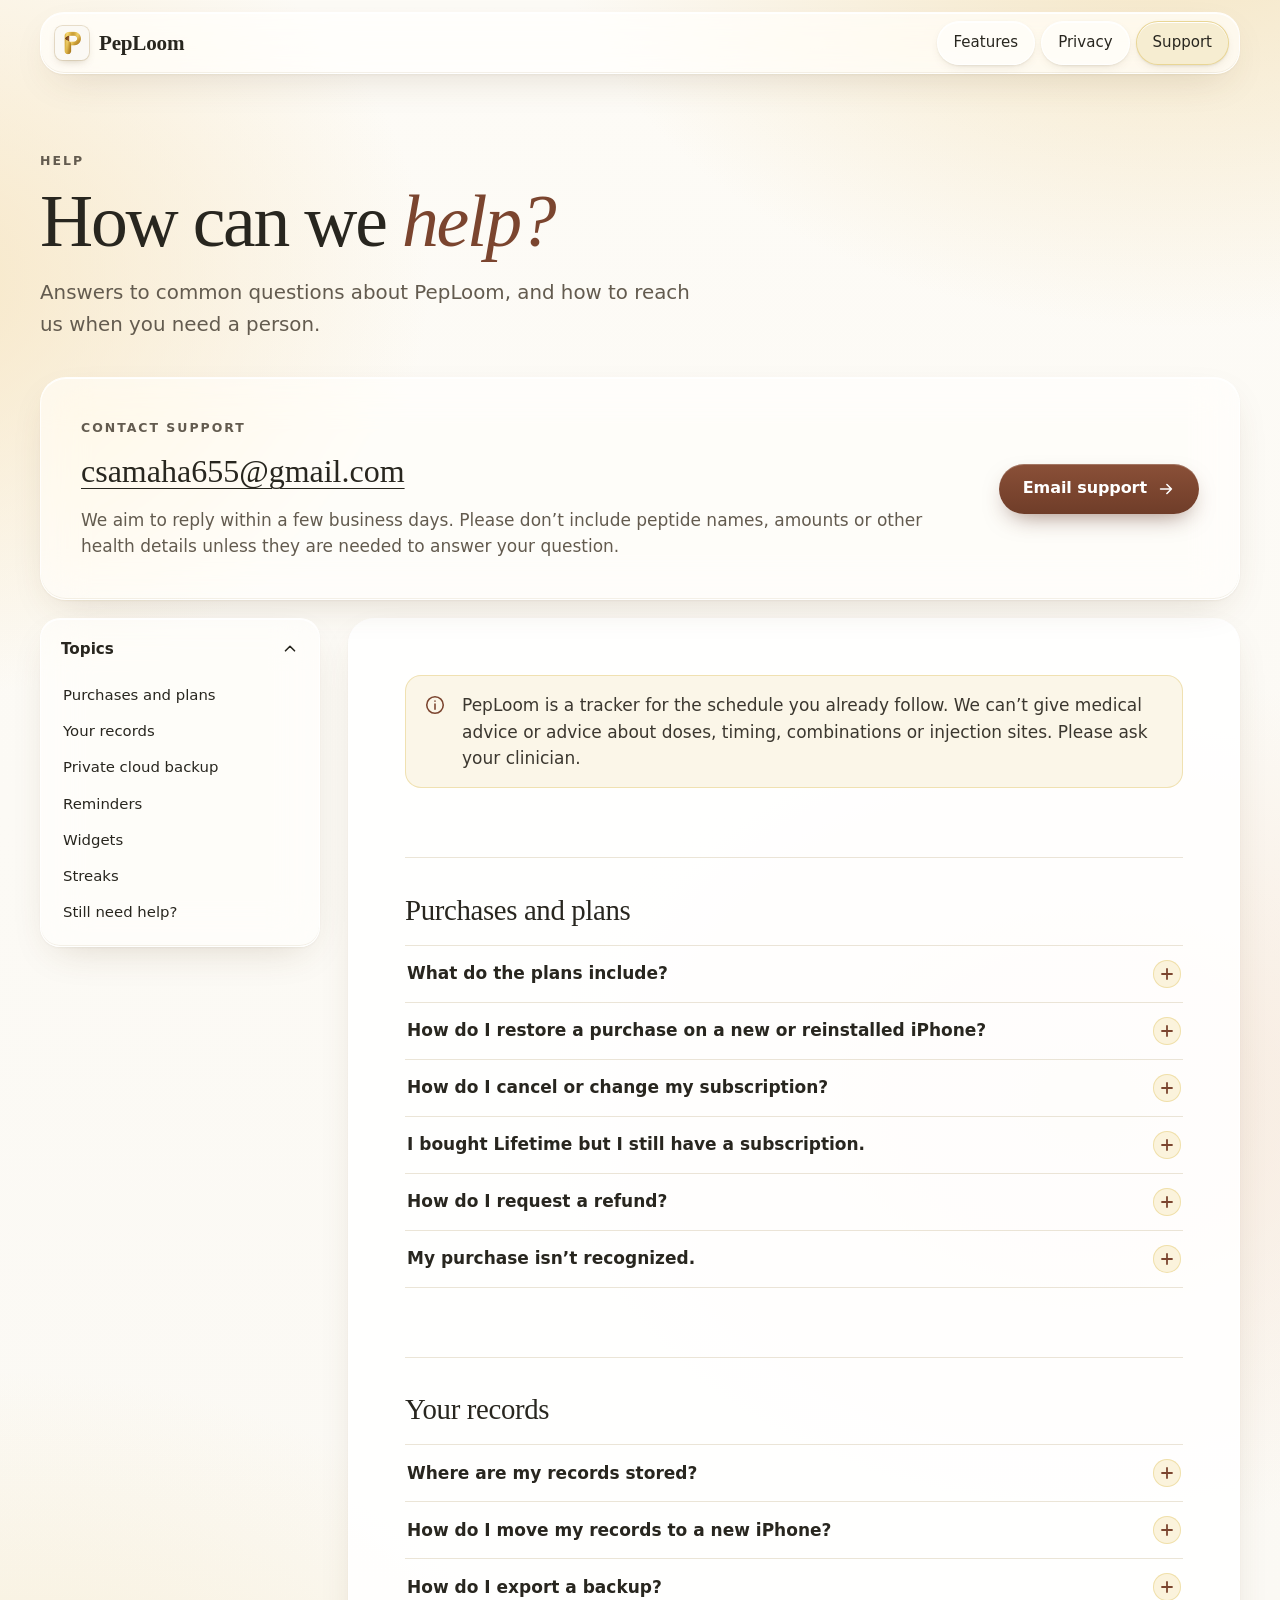
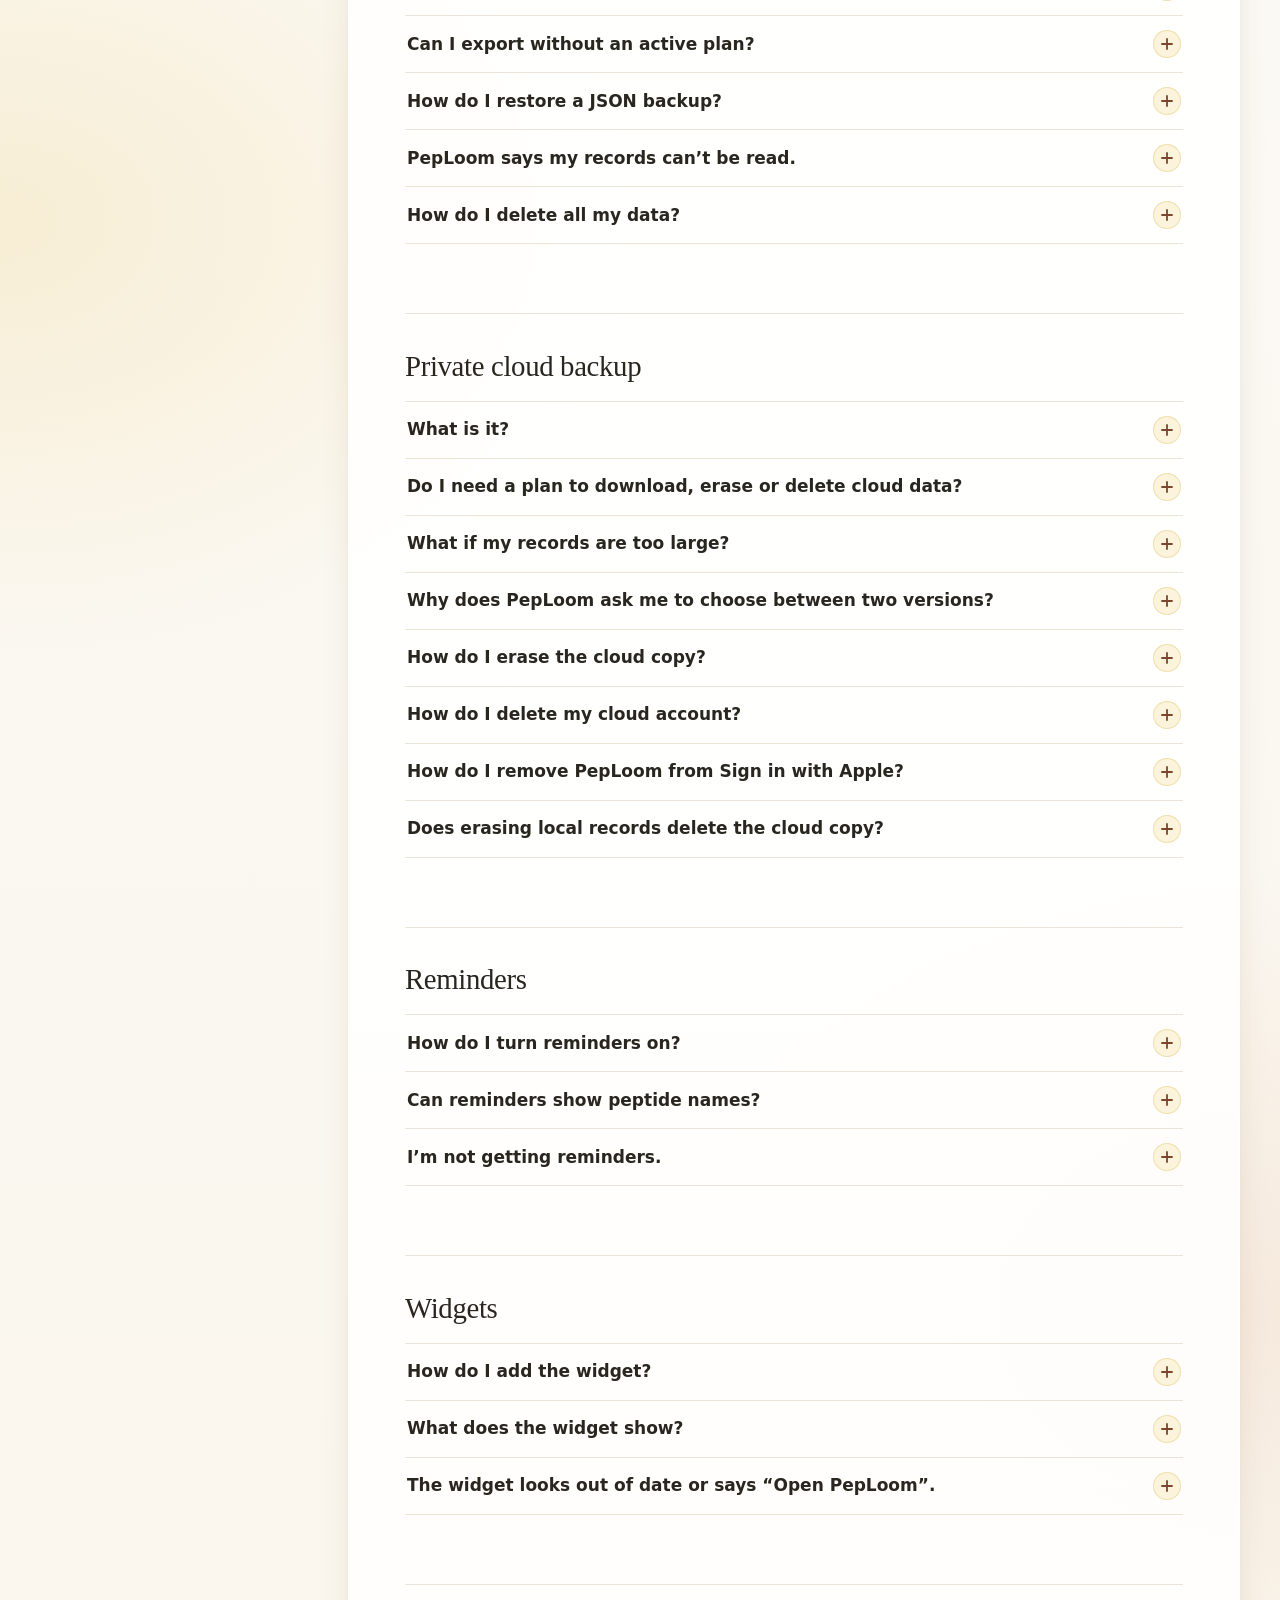
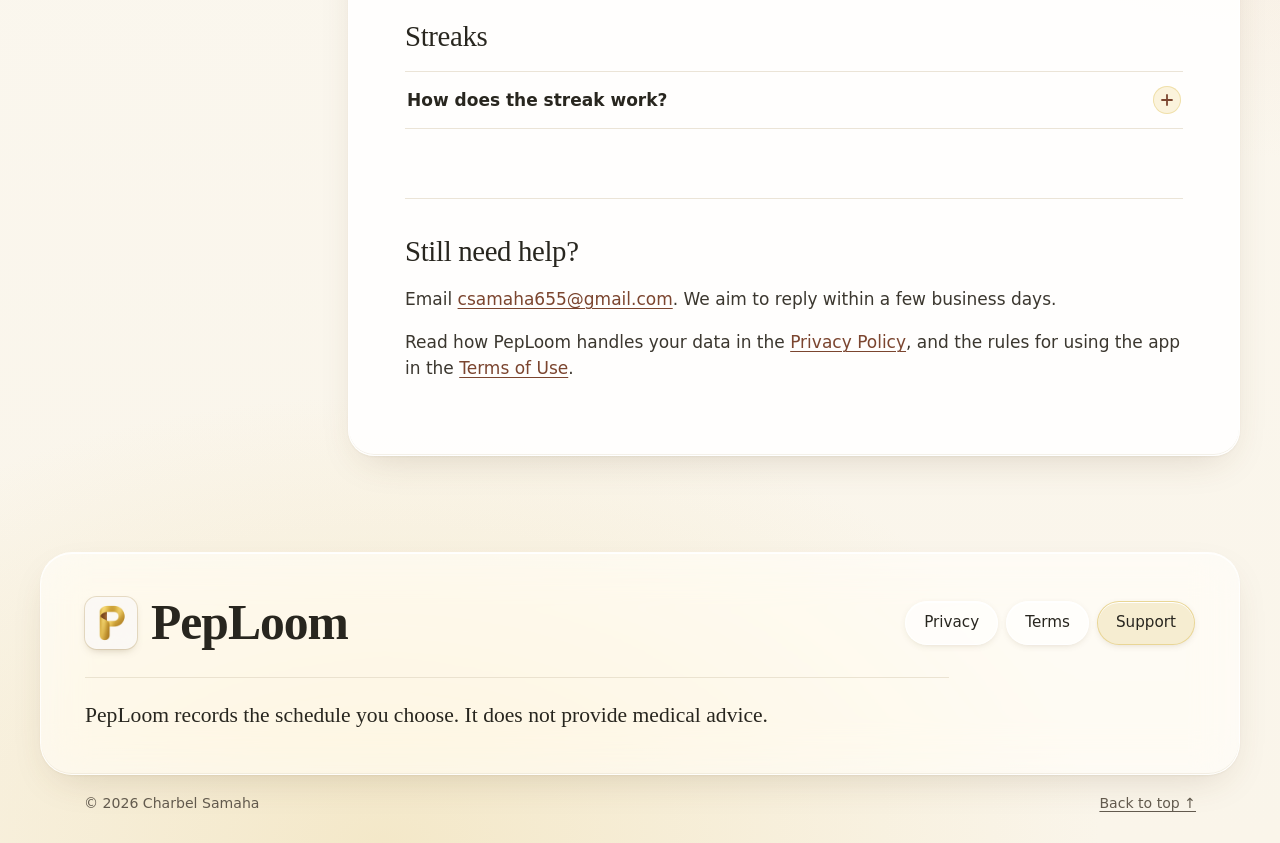
<file: support/index.html>
<!doctype html>
<html lang="en">
<head>
  <meta charset="utf-8">
  <meta name="viewport" content="width=device-width, initial-scale=1, viewport-fit=cover">
  <title>Support — PepLoom</title>
  <meta name="description" content="Get help with PepLoom: contact support, purchases and plans, exporting and restoring records, private cloud backup, reminders, widgets and streaks.">
  <meta name="color-scheme" content="light">
  <meta name="theme-color" content="#fbf9f4">
  <meta name="format-detection" content="telephone=no">
  <link rel="canonical" href="https://csamaha655-eng.github.io/peploom/support/">
  <meta property="og:type" content="website">
  <meta property="og:site_name" content="PepLoom">
  <meta property="og:title" content="PepLoom Support">
  <meta property="og:description" content="Contact PepLoom support and find answers about plans, records, cloud backup, reminders and widgets.">
  <meta property="og:url" content="https://csamaha655-eng.github.io/peploom/support/">
  <meta property="og:image" content="https://csamaha655-eng.github.io/peploom/assets/og-image.jpg">
  <meta property="og:image:width" content="1200">
  <meta property="og:image:height" content="630">
  <meta property="og:image:alt" content="The PepLoom app icon, a folded gold letter P, beside the words: PepLoom, your routine, a little clearer.">
  <meta name="twitter:card" content="summary_large_image">
  <link rel="icon" href="../assets/favicon-32.png" sizes="32x32" type="image/png">
  <link rel="icon" href="../assets/icon-192.png" sizes="192x192" type="image/png">
  <link rel="apple-touch-icon" href="../assets/apple-touch-icon.png">
  <link rel="stylesheet" href="../assets/site.css">
</head>
<body id="top">
  <div class="ambient" aria-hidden="true"></div>
  <a class="skip-link" href="#main">Skip to content</a>

  <header class="site-header">
    <nav class="nav glass" aria-label="Main">
      <a class="brand" href="../" aria-label="PepLoom home">
        <img class="app-icon" src="../assets/app-icon-64.png" srcset="../assets/app-icon-64.png 1x, ../assets/app-icon-128.png 2x" width="34" height="34" alt="">
        <span>PepLoom</span>
      </a>
      <ul class="nav-links">
        <li class="nav-optional"><a href="../#features">Features</a></li>
        <li><a href="../privacy/">Privacy</a></li>
        <li><a href="./" aria-current="page">Support</a></li>
      </ul>
    </nav>
  </header>

  <main id="main">
    <div class="wrap">
      <header class="page-hero">
        <p class="eyebrow">Help</p>
        <h1 class="h1">How can we <em>help?</em></h1>
        <p class="lead">Answers to common questions about PepLoom, and how to reach us when you need a person.</p>
      </header>

      <section class="contact-card glass" aria-labelledby="contact-title">
        <div class="stack stack-tight">
          <h2 class="eyebrow flush" id="contact-title">Contact support</h2>
          <a class="contact-email" href="mailto:csamaha655@gmail.com">csamaha655@gmail.com</a>
          <p>We aim to reply within a few business days. Please don’t include peptide names, amounts or other health details unless they are needed to answer your question.</p>
        </div>
        <a class="button button-primary" href="mailto:csamaha655@gmail.com?subject=PepLoom%20support">Email support
          <svg viewBox="0 0 20 20" fill="none" stroke="currentColor" stroke-width="1.8" stroke-linecap="round" stroke-linejoin="round" aria-hidden="true"><path d="M4 10h12M11 5l5 5-5 5"/></svg>
        </a>
      </section>

      <div class="doc-layout">
        <nav class="toc glass" aria-label="Support topics">
          <details open>
            <summary>Topics
              <svg viewBox="0 0 20 20" fill="none" stroke="currentColor" stroke-width="1.8" stroke-linecap="round" stroke-linejoin="round" aria-hidden="true"><path d="m5 8 5 5 5-5"/></svg>
            </summary>
            <ol>
              <li><a href="#purchases">Purchases and plans</a></li>
              <li><a href="#records">Your records</a></li>
              <li><a href="#cloud-backup">Private cloud backup</a></li>
              <li><a href="#reminders">Reminders</a></li>
              <li><a href="#widgets">Widgets</a></li>
              <li><a href="#streaks">Streaks</a></li>
              <li><a href="#more-help">Still need help?</a></li>
            </ol>
          </details>
        </nav>

        <article class="doc">
          <div class="callout" role="note">
            <svg viewBox="0 0 24 24" fill="none" stroke="currentColor" stroke-width="1.7" stroke-linecap="round" stroke-linejoin="round" aria-hidden="true"><circle cx="12" cy="12" r="9"/><path d="M12 11v5.5M12 7.6v.2"/></svg>
            <p>PepLoom is a tracker for the schedule you already follow. We can’t give medical advice or advice about doses, timing, combinations or injection sites. Please ask your clinician.</p>
          </div>

          <h2 id="purchases">Purchases and plans</h2>
          <div class="faq-group">
            <details class="faq">
              <summary>What do the plans include?<span class="plus" aria-hidden="true"><svg viewBox="0 0 14 14" fill="none" stroke="currentColor" stroke-width="1.8" stroke-linecap="round"><path d="M7 2v10M2 7h10"/></svg></span></summary>
              <div class="answer">
                <p>Monthly, yearly and lifetime plans all unlock the same tracking features: schedules, dose records, injection locations, stacks, insights, journal, vials and reminders. The yearly plan includes a 7-day free trial for eligible customers, and the app shows whether you are eligible before you confirm. Prices are shown in your local currency on the plans screen.</p>
              </div>
            </details>
            <details class="faq">
              <summary>How do I restore a purchase on a new or reinstalled iPhone?<span class="plus" aria-hidden="true"><svg viewBox="0 0 14 14" fill="none" stroke="currentColor" stroke-width="1.8" stroke-linecap="round"><path d="M7 2v10M2 7h10"/></svg></span></summary>
              <div class="answer">
                <p>Open PepLoom. On the plans screen, tap <strong>Restore purchases</strong>, using the same Apple Account you bought with. This is different from <strong>Restore a backup</strong>, which restores your records (see <a href="#records">Your records</a>).</p>
              </div>
            </details>
            <details class="faq">
              <summary>How do I cancel or change my subscription?<span class="plus" aria-hidden="true"><svg viewBox="0 0 14 14" fill="none" stroke="currentColor" stroke-width="1.8" stroke-linecap="round"><path d="M7 2v10M2 7h10"/></svg></span></summary>
              <div class="answer">
                <p>Tap <strong>Manage subscriptions</strong> in PepLoom. You’ll find it on the plans screen, or in Settings → About your tracker. You can also open the iPhone Settings app → your name → Subscriptions.</p>
                <p>If you cancel, access continues until the end of the period you already paid for. Deleting the app or erasing your records does <strong>not</strong> cancel a subscription.</p>
              </div>
            </details>
            <details class="faq">
              <summary>I bought Lifetime but I still have a subscription.<span class="plus" aria-hidden="true"><svg viewBox="0 0 14 14" fill="none" stroke="currentColor" stroke-width="1.8" stroke-linecap="round"><path d="M7 2v10M2 7h10"/></svg></span></summary>
              <div class="answer">
                <p>A lifetime purchase does not cancel an existing subscription automatically. Cancel the subscription with <strong>Manage subscriptions</strong>.</p>
              </div>
            </details>
            <details class="faq">
              <summary>How do I request a refund?<span class="plus" aria-hidden="true"><svg viewBox="0 0 14 14" fill="none" stroke="currentColor" stroke-width="1.8" stroke-linecap="round"><path d="M7 2v10M2 7h10"/></svg></span></summary>
              <div class="answer">
                <p>Apple handles refunds. Visit <a href="https://reportaproblem.apple.com/">reportaproblem.apple.com</a> and sign in with your Apple Account.</p>
              </div>
            </details>
            <details class="faq">
              <summary>My purchase isn’t recognized.<span class="plus" aria-hidden="true"><svg viewBox="0 0 14 14" fill="none" stroke="currentColor" stroke-width="1.8" stroke-linecap="round"><path d="M7 2v10M2 7h10"/></svg></span></summary>
              <div class="answer">
                <p>Check that you’re connected to the internet, then tap <strong>Restore purchases</strong>. If it still fails, email us with your Apple order ID, which is in your App Store receipt email. Please don’t send screenshots that show your records.</p>
              </div>
            </details>
          </div>

          <h2 id="records">Your records</h2>
          <div class="faq-group">
            <details class="faq">
              <summary>Where are my records stored?<span class="plus" aria-hidden="true"><svg viewBox="0 0 14 14" fill="none" stroke="currentColor" stroke-width="1.8" stroke-linecap="round"><path d="M7 2v10M2 7h10"/></svg></span></summary>
              <div class="answer">
                <p>On your iPhone, in PepLoom’s private app storage with iOS file protection. They are not included in iCloud or computer backups of your device. We do not receive them unless you turn on optional private cloud backup.</p>
              </div>
            </details>
            <details class="faq">
              <summary>How do I move my records to a new iPhone?<span class="plus" aria-hidden="true"><svg viewBox="0 0 14 14" fill="none" stroke="currentColor" stroke-width="1.8" stroke-linecap="round"><path d="M7 2v10M2 7h10"/></svg></span></summary>
              <div class="answer">
                <p>Because PepLoom keeps your records out of iCloud and computer backups, they don’t move automatically when you set up a new iPhone. Use either:</p>
                <ul>
                  <li><strong>Private cloud backup:</strong> back up on your old iPhone, then sign in with the same Apple Account on the new one and restore from the cloud copy (see <a href="#cloud-backup">Private cloud backup</a>).</li>
                  <li><strong>JSON export:</strong> export all records on your old iPhone, save the file somewhere you can reach from the new one, then use <strong>Restore a backup</strong> on the new iPhone.</li>
                </ul>
              </div>
            </details>
            <details class="faq">
              <summary>How do I export a backup?<span class="plus" aria-hidden="true"><svg viewBox="0 0 14 14" fill="none" stroke="currentColor" stroke-width="1.8" stroke-linecap="round"><path d="M7 2v10M2 7h10"/></svg></span></summary>
              <div class="answer">
                <p>Go to Settings → Your data belongs to you → <strong>Export all records (JSON)</strong>, then choose where to save or share the file. <strong>Export dose history (CSV)</strong> creates a spreadsheet-friendly history; a CSV file cannot be restored. Exported files are not password protected, so keep them somewhere secure.</p>
              </div>
            </details>
            <details class="faq">
              <summary>Can I export without an active plan?<span class="plus" aria-hidden="true"><svg viewBox="0 0 14 14" fill="none" stroke="currentColor" stroke-width="1.8" stroke-linecap="round"><path d="M7 2v10M2 7h10"/></svg></span></summary>
              <div class="answer">
                <p>Yes. On the plans screen, tap <strong>Your records</strong> to export, restore or erase your records without a plan.</p>
              </div>
            </details>
            <details class="faq">
              <summary>How do I restore a JSON backup?<span class="plus" aria-hidden="true"><svg viewBox="0 0 14 14" fill="none" stroke="currentColor" stroke-width="1.8" stroke-linecap="round"><path d="M7 2v10M2 7h10"/></svg></span></summary>
              <div class="answer">
                <p>Go to Settings → <strong>Restore a backup</strong>, tap <strong>Restore a backup</strong> on the first introduction screen, or open <strong>Your records</strong> on the plans screen. Pick the PepLoom JSON file in Files. PepLoom checks the file on your iPhone and shows a summary.</p>
                <p>After you confirm, the backup replaces all current records; the two sets are not merged. Your previous records are kept under Settings → <strong>Previous saved files</strong>.</p>
              </div>
            </details>
            <details class="faq">
              <summary>PepLoom says my records can’t be read.<span class="plus" aria-hidden="true"><svg viewBox="0 0 14 14" fill="none" stroke="currentColor" stroke-width="1.8" stroke-linecap="round"><path d="M7 2v10M2 7h10"/></svg></span></summary>
              <div class="answer">
                <p>Don’t delete the app. Go to Settings → <strong>Export original file for recovery</strong> and keep that file. Then restore a recent JSON backup, or contact us.</p>
              </div>
            </details>
            <details class="faq">
              <summary>How do I delete all my data?<span class="plus" aria-hidden="true"><svg viewBox="0 0 14 14" fill="none" stroke="currentColor" stroke-width="1.8" stroke-linecap="round"><path d="M7 2v10M2 7h10"/></svg></span></summary>
              <div class="answer">
                <p>Go to Settings → <strong>Erase all local records</strong>. You can also do this from <strong>Your records</strong> on the plans screen. This removes your records, retained recovery copies and temporary exports from PepLoom on this iPhone.</p>
                <p>It does not remove files you already saved or shared elsewhere, your cloud copy (see <a href="#cloud-backup">Private cloud backup</a>), or your App Store subscription.</p>
              </div>
            </details>
          </div>

          <h2 id="cloud-backup">Private cloud backup</h2>
          <div class="faq-group">
            <details class="faq">
              <summary>What is it?<span class="plus" aria-hidden="true"><svg viewBox="0 0 14 14" fill="none" stroke="currentColor" stroke-width="1.8" stroke-linecap="round"><path d="M7 2v10M2 7h10"/></svg></span></summary>
              <div class="answer">
                <p>An optional backup copy of your records on PepLoom’s server, operated on Cloudflare. You sign in with Sign in with Apple, and PepLoom does not ask Apple for your name or email. Nothing is uploaded until you choose to back up. The copy is private to your Apple sign-in and encrypted in transit, but it is <strong>not end-to-end encrypted</strong>. See the <a href="../privacy/#cloud-backup">Privacy Policy</a> for details.</p>
              </div>
            </details>
            <details class="faq">
              <summary>Do I need a plan to download, erase or delete cloud data?<span class="plus" aria-hidden="true"><svg viewBox="0 0 14 14" fill="none" stroke="currentColor" stroke-width="1.8" stroke-linecap="round"><path d="M7 2v10M2 7h10"/></svg></span></summary>
              <div class="answer">
                <p>No. You can download or restore from the cloud copy, erase it, sign out and delete your cloud account without a paid plan.</p>
              </div>
            </details>
            <details class="faq">
              <summary>What if my records are too large?<span class="plus" aria-hidden="true"><svg viewBox="0 0 14 14" fill="none" stroke="currentColor" stroke-width="1.8" stroke-linecap="round"><path d="M7 2v10M2 7h10"/></svg></span></summary>
              <div class="answer">
                <p>Cloud backup holds up to 1 MiB. If your records grow past that, cloud backup pauses. Your iPhone keeps working normally, and you can still use JSON export.</p>
              </div>
            </details>
            <details class="faq">
              <summary>Why does PepLoom ask me to choose between two versions?<span class="plus" aria-hidden="true"><svg viewBox="0 0 14 14" fill="none" stroke="currentColor" stroke-width="1.8" stroke-linecap="round"><path d="M7 2v10M2 7h10"/></svg></span></summary>
              <div class="answer">
                <p>This happens when your records changed both on this iPhone and in the cloud since the last sync. PepLoom never merges them silently. Choose which version to keep; the other version is saved as a file on your iPhone under <strong>Previous saved files</strong>.</p>
              </div>
            </details>
            <details class="faq">
              <summary>How do I erase the cloud copy?<span class="plus" aria-hidden="true"><svg viewBox="0 0 14 14" fill="none" stroke="currentColor" stroke-width="1.8" stroke-linecap="round"><path d="M7 2v10M2 7h10"/></svg></span></summary>
              <div class="answer">
                <p>Open Settings → <strong>Private cloud backup</strong> → <strong>Erase cloud copy</strong>. Records on your iPhone are kept.</p>
              </div>
            </details>
            <details class="faq">
              <summary>How do I delete my cloud account?<span class="plus" aria-hidden="true"><svg viewBox="0 0 14 14" fill="none" stroke="currentColor" stroke-width="1.8" stroke-linecap="round"><path d="M7 2v10M2 7h10"/></svg></span></summary>
              <div class="answer">
                <p>Open Settings → <strong>Private cloud backup</strong> → <strong>Delete cloud account</strong>, and confirm with Sign in with Apple. This erases the backup and deletes your account and sign-in sessions. Records on your iPhone are kept. Our hosting provider’s backups may keep deleted data for up to 7 days before it is gone.</p>
              </div>
            </details>
            <details class="faq" id="sign-in-with-apple">
              <summary>How do I remove PepLoom from Sign in with Apple?<span class="plus" aria-hidden="true"><svg viewBox="0 0 14 14" fill="none" stroke="currentColor" stroke-width="1.8" stroke-linecap="round"><path d="M7 2v10M2 7h10"/></svg></span></summary>
              <div class="answer">
                <p>If the app says the Sign in with Apple link must be removed manually, or you want to remove it yourself, follow <a href="https://support.apple.com/en-us/102571">Apple’s current steps</a>:</p>
                <ol>
                  <li>Open the <strong>Settings</strong> app on your iPhone, then tap your name.</li>
                  <li>Tap <strong>Sign in with Apple</strong>.</li>
                  <li>Select <strong>PepLoom</strong> (or the developer name), then tap <strong>Delete</strong> and confirm.</li>
                </ol>
                <p>On the web, sign in at account.apple.com, go to <strong>Sign-In &amp; Security</strong> → <strong>Sign in with Apple</strong>, and remove PepLoom.</p>
              </div>
            </details>
            <details class="faq">
              <summary>Does erasing local records delete the cloud copy?<span class="plus" aria-hidden="true"><svg viewBox="0 0 14 14" fill="none" stroke="currentColor" stroke-width="1.8" stroke-linecap="round"><path d="M7 2v10M2 7h10"/></svg></span></summary>
              <div class="answer">
                <p>No. Erasing local records first signs this iPhone out of cloud backup, so an empty set of records is never uploaded. The cloud copy stays until you erase it or delete your cloud account.</p>
              </div>
            </details>
          </div>

          <h2 id="reminders">Reminders</h2>
          <div class="faq-group">
            <details class="faq">
              <summary>How do I turn reminders on?<span class="plus" aria-hidden="true"><svg viewBox="0 0 14 14" fill="none" stroke="currentColor" stroke-width="1.8" stroke-linecap="round"><path d="M7 2v10M2 7h10"/></svg></span></summary>
              <div class="answer">
                <p>Go to Settings → A gentle nudge → turn on <strong>Dose reminders</strong>, and allow notifications when iOS asks. Under <strong>By schedule</strong>, choose which schedules send reminders.</p>
              </div>
            </details>
            <details class="faq">
              <summary>Can reminders show peptide names?<span class="plus" aria-hidden="true"><svg viewBox="0 0 14 14" fill="none" stroke="currentColor" stroke-width="1.8" stroke-linecap="round"><path d="M7 2v10M2 7h10"/></svg></span></summary>
              <div class="answer">
                <p>Only if you choose. By default, reminders show only the time, so no names or amounts appear on your Lock Screen. To see the peptide name and amount, turn on <strong>Show peptide names</strong> in Settings.</p>
              </div>
            </details>
            <details class="faq">
              <summary>I’m not getting reminders.<span class="plus" aria-hidden="true"><svg viewBox="0 0 14 14" fill="none" stroke="currentColor" stroke-width="1.8" stroke-linecap="round"><path d="M7 2v10M2 7h10"/></svg></span></summary>
              <div class="answer">
                <p>Check iPhone Settings → Notifications → PepLoom, and check your Focus modes. PepLoom schedules up to 60 reminders within the next 30 days, so open the app regularly to let it refresh them. Reminders follow your iPhone’s current time zone. iOS may delay or silence notifications, so always rely on your own plan.</p>
              </div>
            </details>
          </div>

          <h2 id="widgets">Widgets</h2>
          <div class="faq-group">
            <details class="faq">
              <summary>How do I add the widget?<span class="plus" aria-hidden="true"><svg viewBox="0 0 14 14" fill="none" stroke="currentColor" stroke-width="1.8" stroke-linecap="round"><path d="M7 2v10M2 7h10"/></svg></span></summary>
              <div class="answer">
                <p>Touch and hold your Home Screen, tap <strong>Edit</strong> → <strong>Add Widget</strong>, search for PepLoom, and choose the small or medium <strong>Daily recording</strong> widget.</p>
              </div>
            </details>
            <details class="faq">
              <summary>What does the widget show?<span class="plus" aria-hidden="true"><svg viewBox="0 0 14 14" fill="none" stroke="currentColor" stroke-width="1.8" stroke-linecap="round"><path d="M7 2v10M2 7h10"/></svg></span></summary>
              <div class="answer">
                <p>The Home Screen widget shows how many of today’s entries are left to log, and your recording streak. Taken and skipped records both count. It never shows names, amounts, notes or injection locations. The Lock Screen widget shows the name and time of your next dose; iOS hides the name while your iPhone is locked.</p>
              </div>
            </details>
            <details class="faq">
              <summary>The widget looks out of date or says “Open PepLoom”.<span class="plus" aria-hidden="true"><svg viewBox="0 0 14 14" fill="none" stroke="currentColor" stroke-width="1.8" stroke-linecap="round"><path d="M7 2v10M2 7h10"/></svg></span></summary>
              <div class="answer">
                <p>iOS decides when widgets refresh. Open PepLoom to refresh today’s summary. If your plan is not active, the widget asks you to open the app.</p>
              </div>
            </details>
          </div>

          <h2 id="streaks">Streaks</h2>
          <div class="faq-group">
            <details class="faq">
              <summary>How does the streak work?<span class="plus" aria-hidden="true"><svg viewBox="0 0 14 14" fill="none" stroke="currentColor" stroke-width="1.8" stroke-linecap="round"><path d="M7 2v10M2 7h10"/></svg></span></summary>
              <div class="answer">
                <p>A day counts when every scheduled entry is recorded as taken <strong>or skipped</strong>. Rest days keep your streak without adding to it, and extra doses never increase it. See Settings → <strong>How tracking streaks work</strong>.</p>
              </div>
            </details>
          </div>

          <h2 id="more-help">Still need help?</h2>
          <p>Email <a href="mailto:csamaha655@gmail.com">csamaha655@gmail.com</a>. We aim to reply within a few business days.</p>
          <p>Read how PepLoom handles your data in the <a href="../privacy/">Privacy Policy</a>, and the rules for using the app in the <a href="../terms/">Terms of Use</a>.</p>
        </article>
      </div>
    </div>
  </main>

  <footer class="site-footer">
    <div class="wrap">
      <div class="footer-card glass">
        <div class="footer-top">
          <a class="footer-brand" href="../" aria-label="PepLoom home">
            <img class="app-icon" src="../assets/app-icon-128.png" srcset="../assets/app-icon-128.png 1x, ../assets/app-icon-256.png 2x" width="52" height="52" alt="">
            <span>PepLoom</span>
          </a>
          <nav aria-label="Footer">
            <ul class="footer-links">
              <li><a href="../privacy/">Privacy</a></li>
              <li><a href="../terms/">Terms</a></li>
              <li><a href="./" aria-current="page">Support</a></li>
            </ul>
          </nav>
        </div>
        <p class="footer-note">PepLoom records the schedule you choose. It does not provide medical advice.</p>
      </div>
      <div class="footer-meta">
        <span>© 2026 Charbel Samaha</span>
        <span><a href="#top">Back to top ↑</a></span>
      </div>
    </div>
  </footer>

  <script>
    // Open a question when a link points straight at it (for example from the
    // Privacy Policy), so the answer is visible rather than collapsed.
    (function () {
      function openTarget() {
        var id = decodeURIComponent(location.hash.slice(1));
        var el = id && document.getElementById(id);
        if (el && el.tagName === "DETAILS") el.open = true;
      }
      window.addEventListener("hashchange", openTarget);
      openTarget();
    })();
  </script>
</body>
</html>
</file>
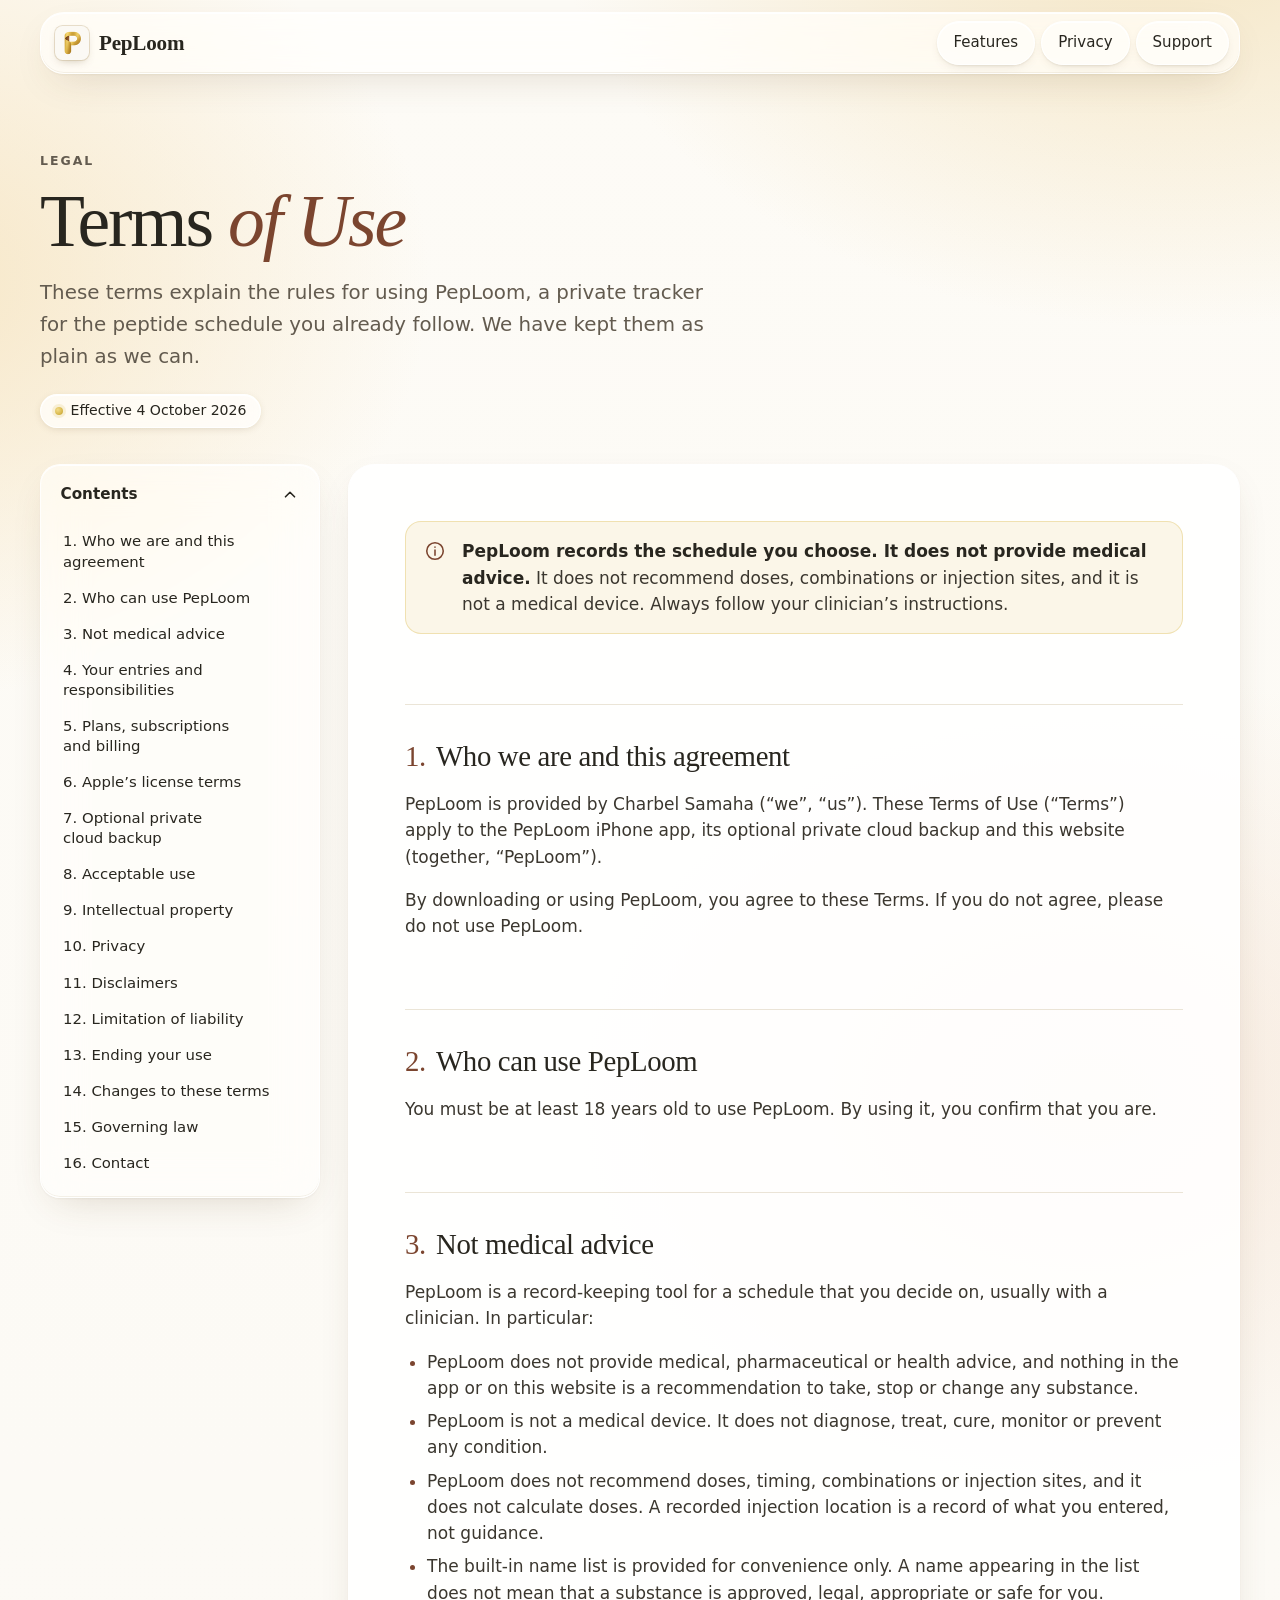
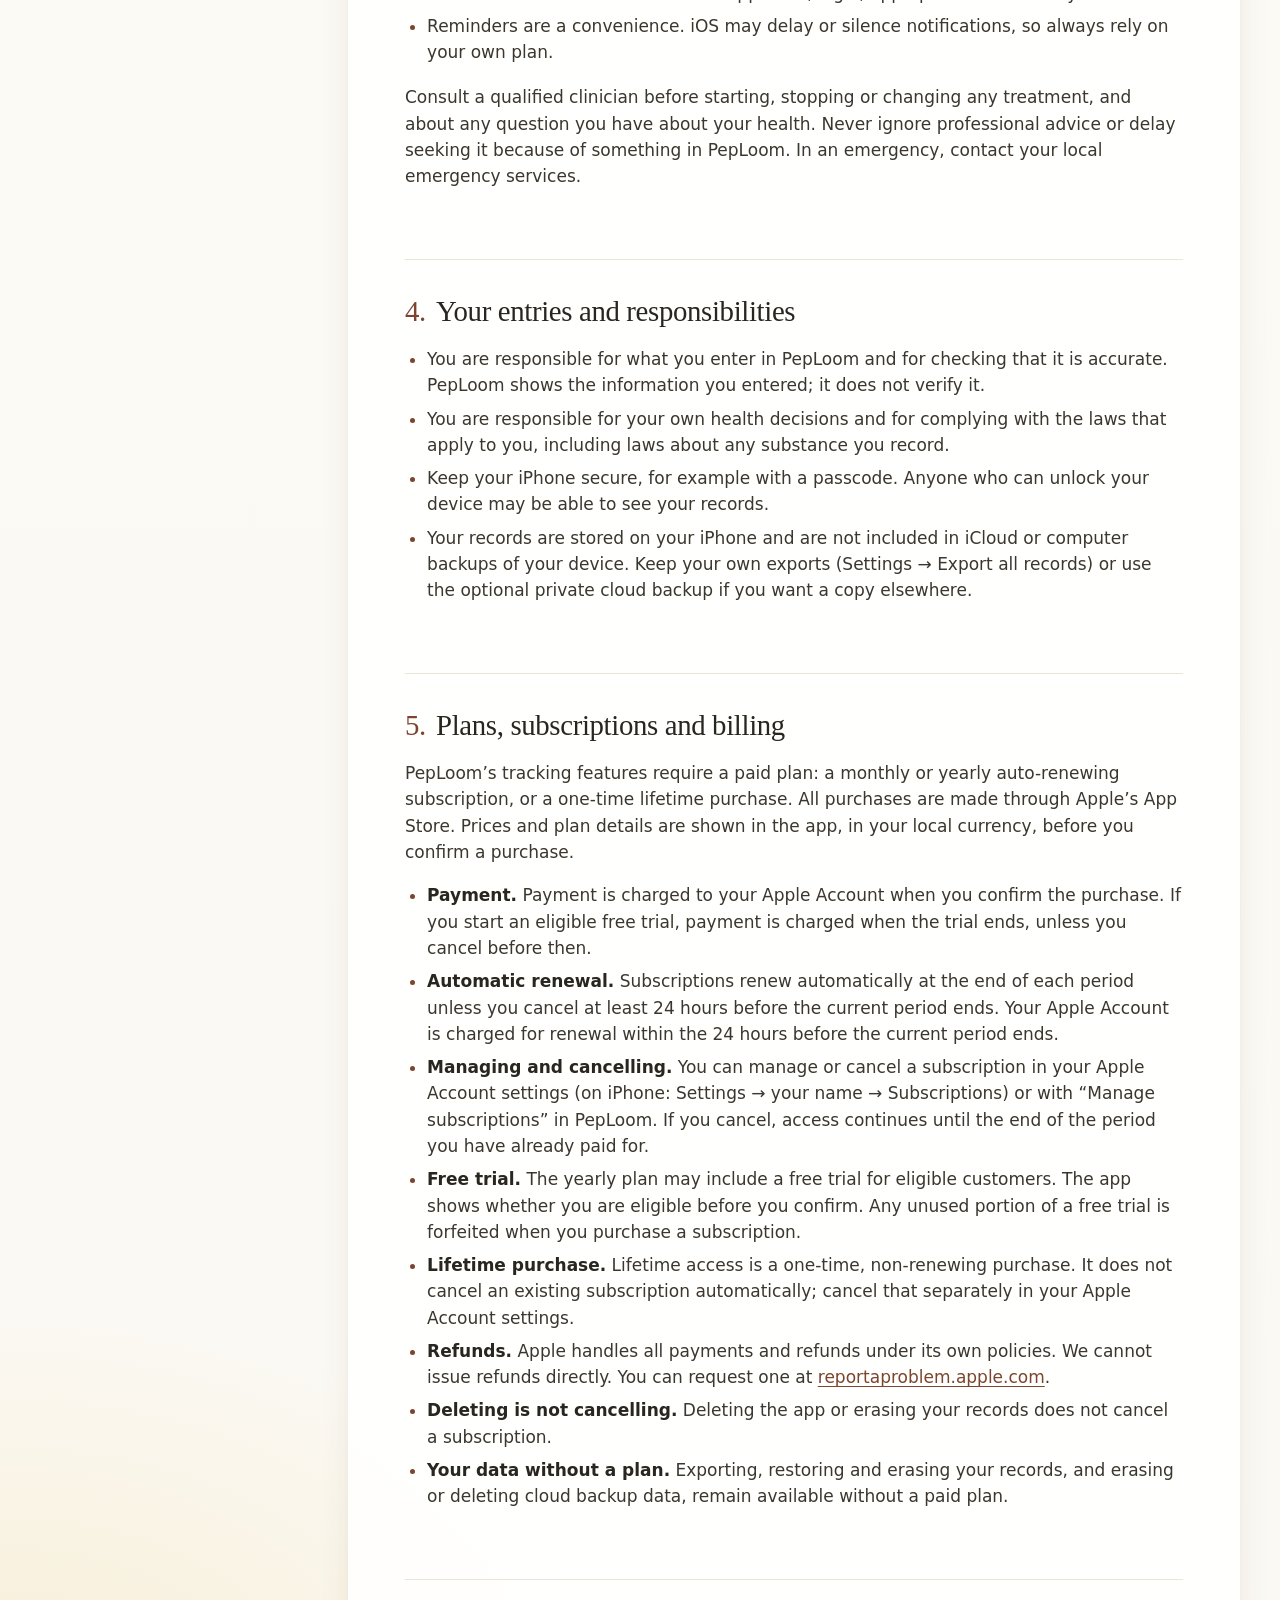
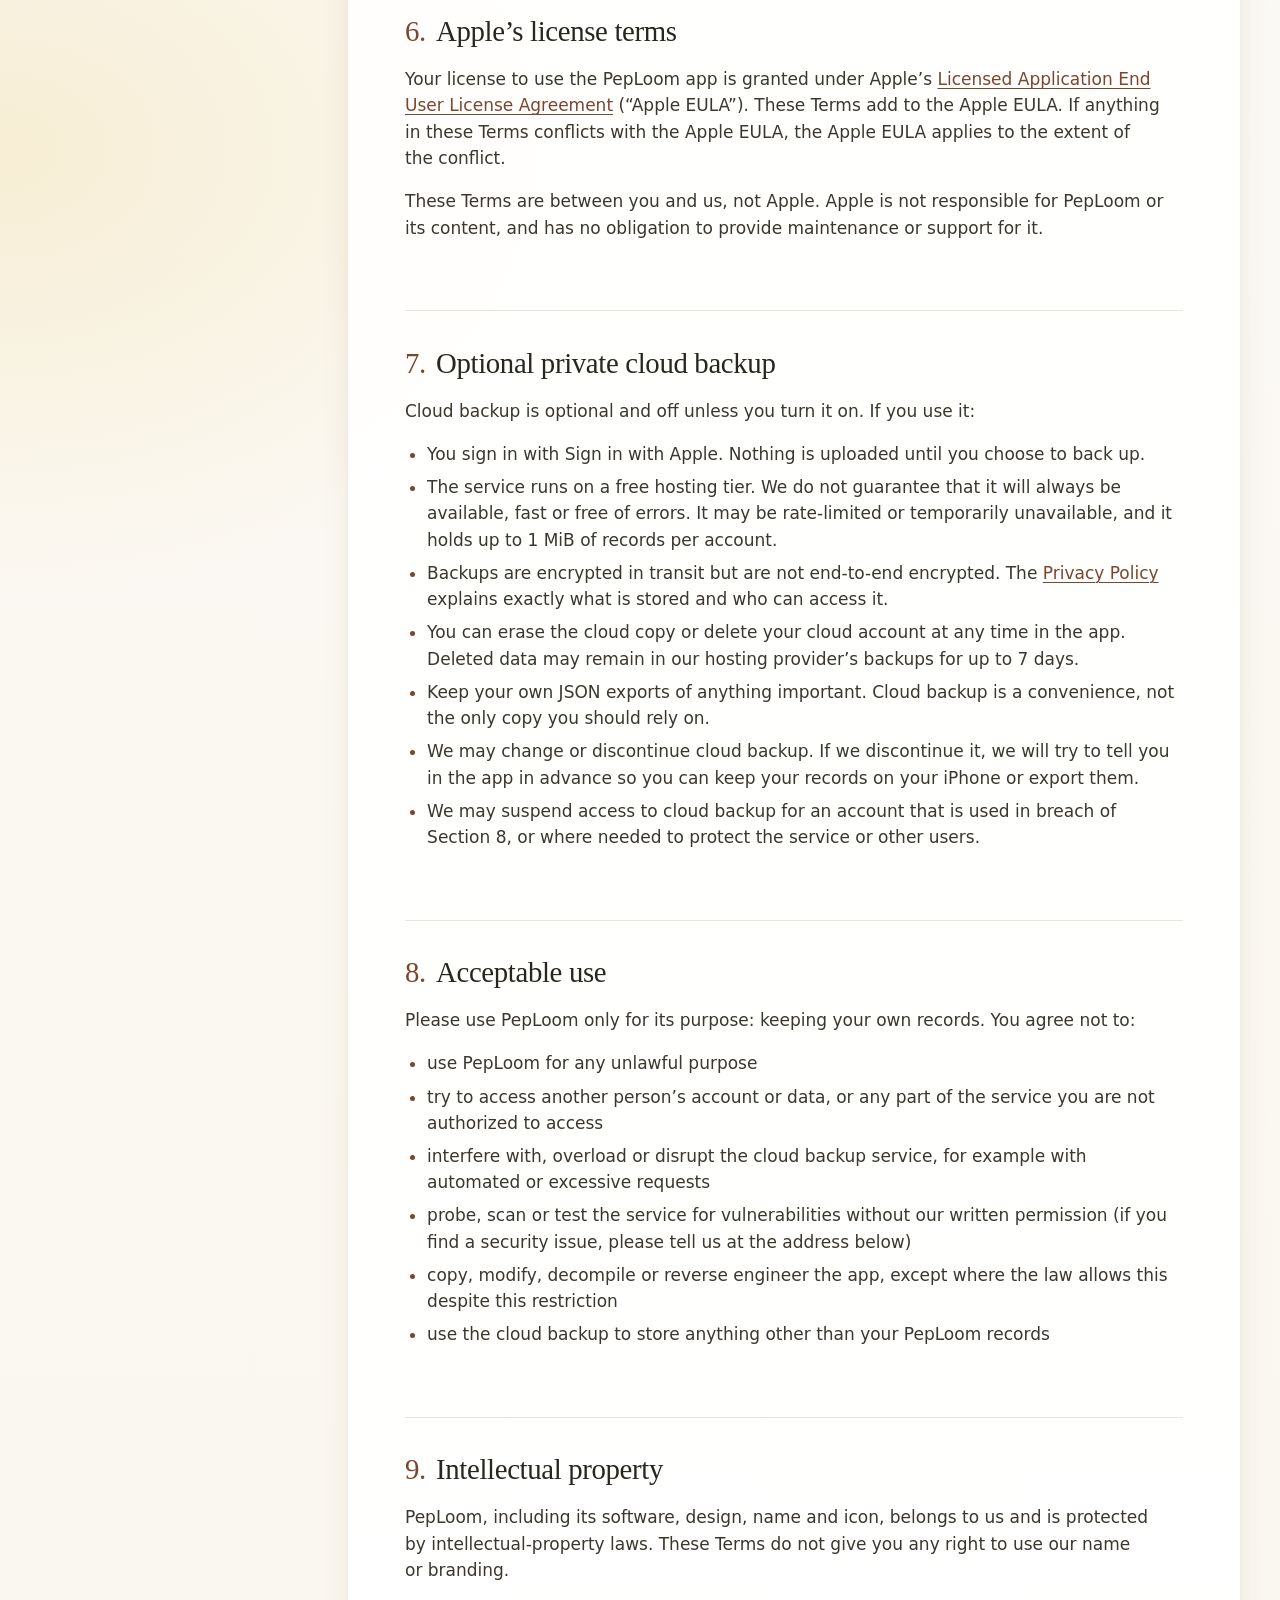
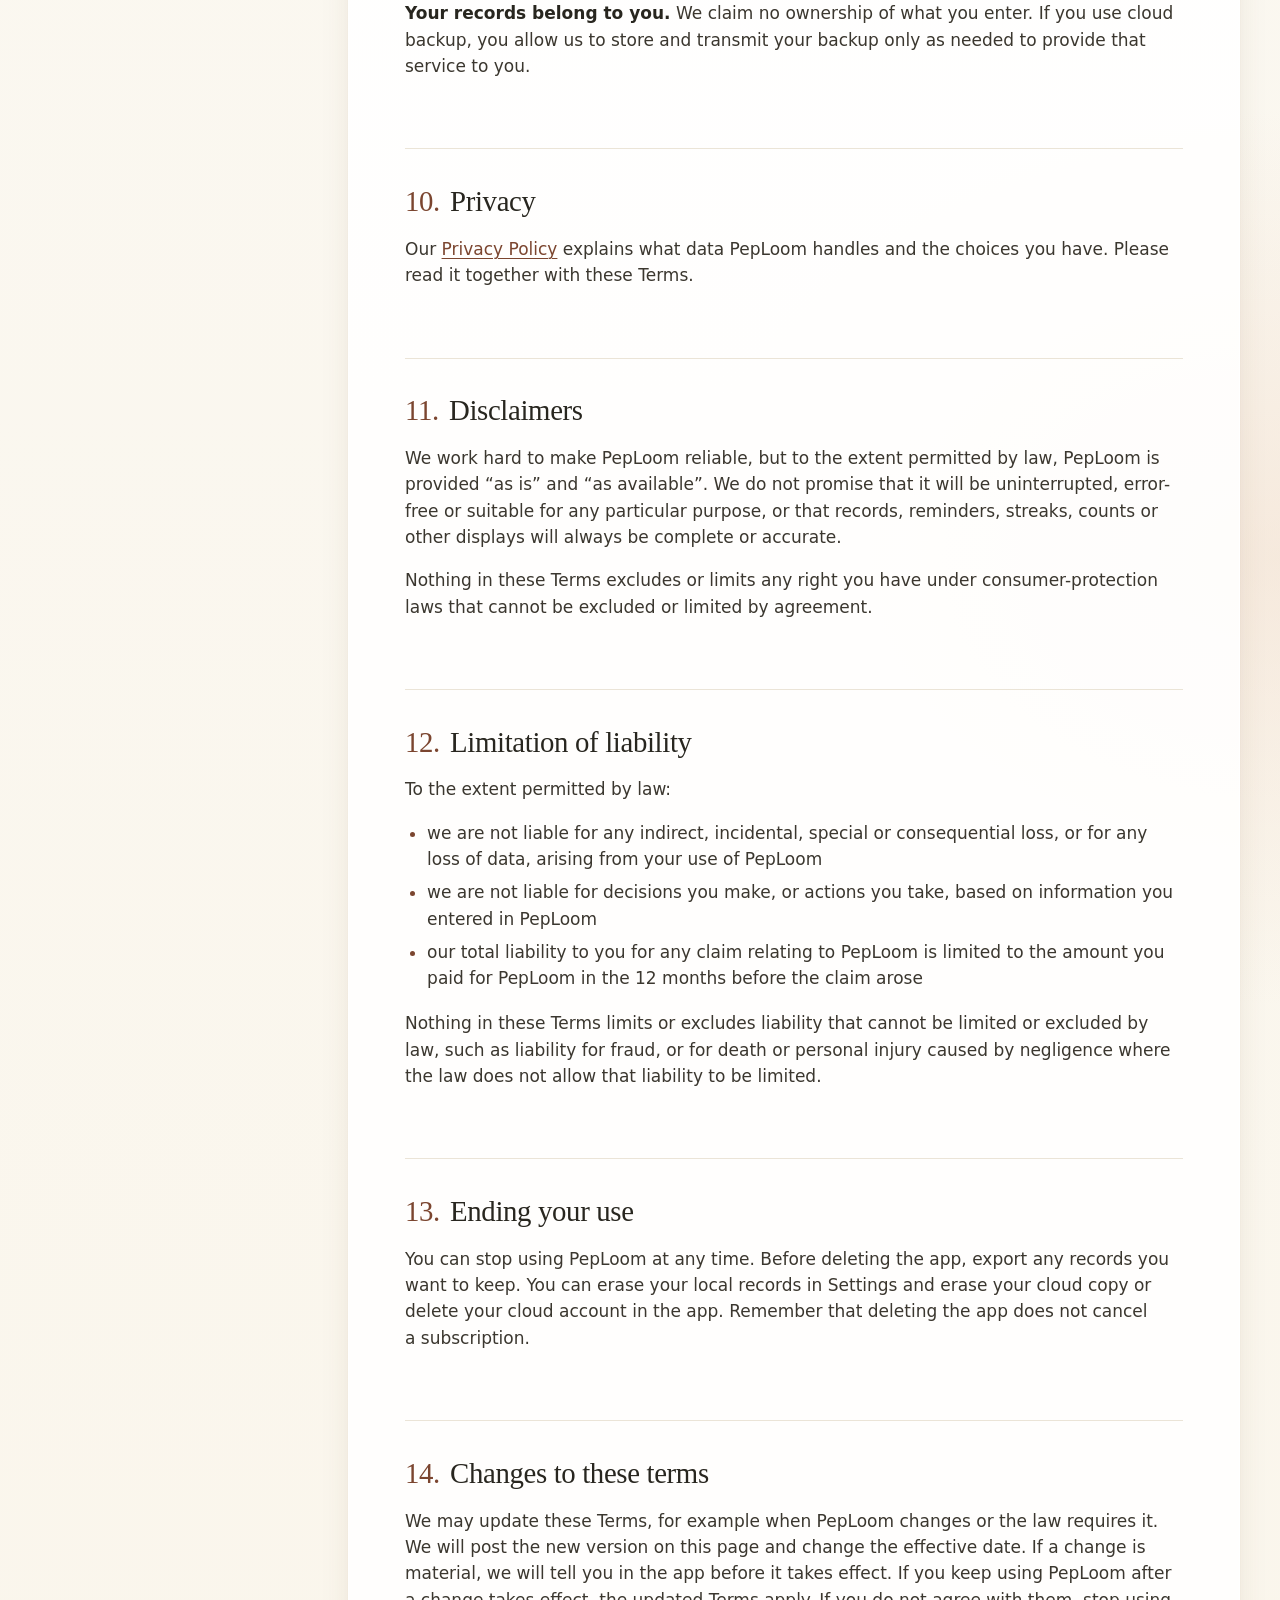
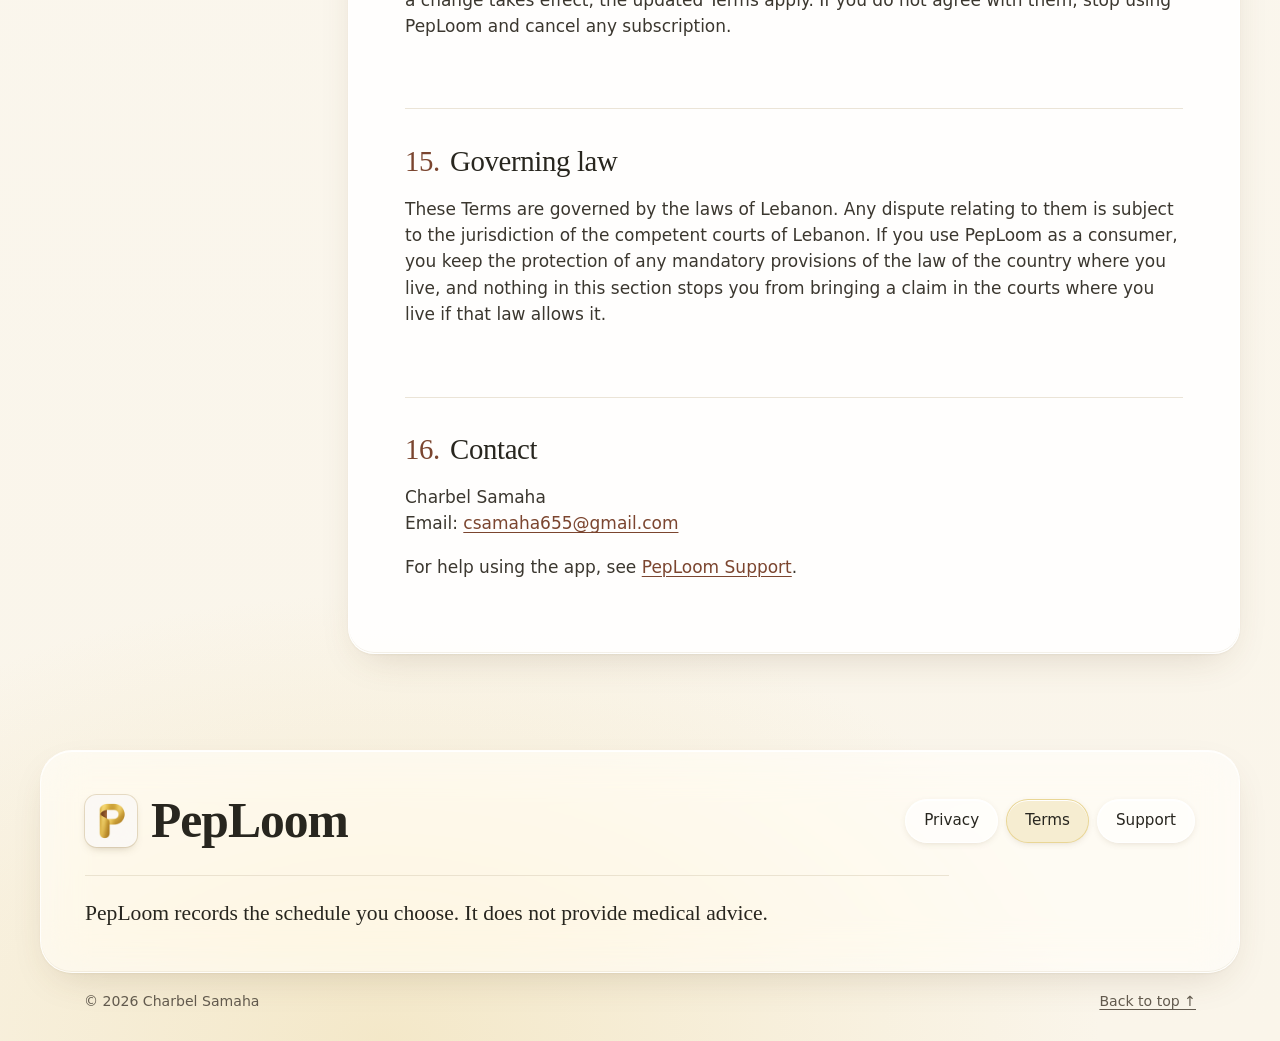
<file: terms/index.html>
<!doctype html>
<html lang="en">
<head>
  <meta charset="utf-8">
  <meta name="viewport" content="width=device-width, initial-scale=1, viewport-fit=cover">
  <title>Terms of Use — PepLoom</title>
  <meta name="description" content="Terms of Use for the PepLoom iPhone app: a tracking tool, not medical advice; subscriptions through Apple; optional private cloud backup; acceptable use and your rights.">
  <meta name="color-scheme" content="light">
  <meta name="theme-color" content="#fbf9f4">
  <meta name="format-detection" content="telephone=no">
  <link rel="canonical" href="https://csamaha655-eng.github.io/peploom/terms/">
  <meta property="og:type" content="website">
  <meta property="og:site_name" content="PepLoom">
  <meta property="og:title" content="PepLoom Terms of Use">
  <meta property="og:description" content="The terms for using PepLoom, a private peptide tracker for iPhone.">
  <meta property="og:url" content="https://csamaha655-eng.github.io/peploom/terms/">
  <meta property="og:image" content="https://csamaha655-eng.github.io/peploom/assets/og-image.jpg">
  <meta property="og:image:width" content="1200">
  <meta property="og:image:height" content="630">
  <meta property="og:image:alt" content="The PepLoom app icon, a folded gold letter P, beside the words: PepLoom, your routine, a little clearer.">
  <meta name="twitter:card" content="summary_large_image">
  <link rel="icon" href="../assets/favicon-32.png" sizes="32x32" type="image/png">
  <link rel="icon" href="../assets/icon-192.png" sizes="192x192" type="image/png">
  <link rel="apple-touch-icon" href="../assets/apple-touch-icon.png">
  <link rel="stylesheet" href="../assets/site.css">
</head>
<body id="top">
  <div class="ambient" aria-hidden="true"></div>
  <a class="skip-link" href="#main">Skip to content</a>

  <header class="site-header">
    <nav class="nav glass" aria-label="Main">
      <a class="brand" href="../" aria-label="PepLoom home">
        <img class="app-icon" src="../assets/app-icon-64.png" srcset="../assets/app-icon-64.png 1x, ../assets/app-icon-128.png 2x" width="34" height="34" alt="">
        <span>PepLoom</span>
      </a>
      <ul class="nav-links">
        <li class="nav-optional"><a href="../#features">Features</a></li>
        <li><a href="../privacy/">Privacy</a></li>
        <li><a href="../support/">Support</a></li>
      </ul>
    </nav>
  </header>

  <main id="main">
    <div class="wrap">
      <header class="page-hero">
        <p class="eyebrow">Legal</p>
        <h1 class="h1">Terms <em>of Use</em></h1>
        <p class="lead">These terms explain the rules for using PepLoom, a private tracker for the peptide schedule you already follow. We have kept them as plain as we can.</p>
        <div class="page-meta">
          <span class="chip"><span class="dot" aria-hidden="true"></span>Effective 4 October 2026</span>
        </div>
      </header>

      <div class="doc-layout">
        <nav class="toc glass" aria-label="Terms of Use contents">
          <details open>
            <summary>Contents
              <svg viewBox="0 0 20 20" fill="none" stroke="currentColor" stroke-width="1.8" stroke-linecap="round" stroke-linejoin="round" aria-hidden="true"><path d="m5 8 5 5 5-5"/></svg>
            </summary>
            <ol>
              <li><a href="#agreement">1. Who we are and this agreement</a></li>
              <li><a href="#eligibility">2. Who can use PepLoom</a></li>
              <li><a href="#not-medical">3. Not medical advice</a></li>
              <li><a href="#your-entries">4. Your entries and responsibilities</a></li>
              <li><a href="#plans">5. Plans, subscriptions and billing</a></li>
              <li><a href="#apple-eula">6. Apple’s license terms</a></li>
              <li><a href="#cloud-backup">7. Optional private cloud backup</a></li>
              <li><a href="#acceptable-use">8. Acceptable use</a></li>
              <li><a href="#ip">9. Intellectual property</a></li>
              <li><a href="#privacy">10. Privacy</a></li>
              <li><a href="#disclaimers">11. Disclaimers</a></li>
              <li><a href="#liability">12. Limitation of liability</a></li>
              <li><a href="#ending">13. Ending your use</a></li>
              <li><a href="#changes">14. Changes to these terms</a></li>
              <li><a href="#law">15. Governing law</a></li>
              <li><a href="#contact">16. Contact</a></li>
            </ol>
          </details>
        </nav>

        <article class="doc">
          <div class="callout" role="note">
            <svg viewBox="0 0 24 24" fill="none" stroke="currentColor" stroke-width="1.7" stroke-linecap="round" stroke-linejoin="round" aria-hidden="true"><circle cx="12" cy="12" r="9"/><path d="M12 11v5.5M12 7.6v.2"/></svg>
            <p><strong>PepLoom records the schedule you choose. It does not provide medical advice.</strong> It does not recommend doses, combinations or injection sites, and it is not a medical device. Always follow your clinician’s instructions.</p>
          </div>

          <h2 id="agreement"><span class="num">1.</span>Who we are and this agreement</h2>
          <p>PepLoom is provided by Charbel Samaha (“we”, “us”). These Terms of Use (“Terms”) apply to the PepLoom iPhone app, its optional private cloud backup and this website (together, “PepLoom”).</p>
          <p>By downloading or using PepLoom, you agree to these Terms. If you do not agree, please do not use PepLoom.</p>

          <h2 id="eligibility"><span class="num">2.</span>Who can use PepLoom</h2>
          <p>You must be at least 18 years old to use PepLoom. By using it, you confirm that you are.</p>

          <h2 id="not-medical"><span class="num">3.</span>Not medical advice</h2>
          <p>PepLoom is a record-keeping tool for a schedule that you decide on, usually with a clinician. In particular:</p>
          <ul>
            <li>PepLoom does not provide medical, pharmaceutical or health advice, and nothing in the app or on this website is a recommendation to take, stop or change any substance.</li>
            <li>PepLoom is not a medical device. It does not diagnose, treat, cure, monitor or prevent any condition.</li>
            <li>PepLoom does not recommend doses, timing, combinations or injection sites, and it does not calculate doses. A recorded injection location is a record of what you entered, not guidance.</li>
            <li>The built-in name list is provided for convenience only. A name appearing in the list does not mean that a substance is approved, legal, appropriate or safe for you.</li>
            <li>Reminders are a convenience. iOS may delay or silence notifications, so always rely on your own plan.</li>
          </ul>
          <p>Consult a qualified clinician before starting, stopping or changing any treatment, and about any question you have about your health. Never ignore professional advice or delay seeking it because of something in PepLoom. In an emergency, contact your local emergency services.</p>

          <h2 id="your-entries"><span class="num">4.</span>Your entries and responsibilities</h2>
          <ul>
            <li>You are responsible for what you enter in PepLoom and for checking that it is accurate. PepLoom shows the information you entered; it does not verify it.</li>
            <li>You are responsible for your own health decisions and for complying with the laws that apply to you, including laws about any substance you record.</li>
            <li>Keep your iPhone secure, for example with a passcode. Anyone who can unlock your device may be able to see your records.</li>
            <li>Your records are stored on your iPhone and are not included in iCloud or computer backups of your device. Keep your own exports (Settings → Export all records) or use the optional private cloud backup if you want a copy elsewhere.</li>
          </ul>

          <h2 id="plans"><span class="num">5.</span>Plans, subscriptions and billing</h2>
          <p>PepLoom’s tracking features require a paid plan: a monthly or yearly auto-renewing subscription, or a one-time lifetime purchase. All purchases are made through Apple’s App Store. Prices and plan details are shown in the app, in your local currency, before you confirm a purchase.</p>
          <ul>
            <li><strong>Payment.</strong> Payment is charged to your Apple Account when you confirm the purchase. If you start an eligible free trial, payment is charged when the trial ends, unless you cancel before then.</li>
            <li><strong>Automatic renewal.</strong> Subscriptions renew automatically at the end of each period unless you cancel at least 24 hours before the current period ends. Your Apple Account is charged for renewal within the 24 hours before the current period ends.</li>
            <li><strong>Managing and cancelling.</strong> You can manage or cancel a subscription in your Apple Account settings (on iPhone: Settings → your name → Subscriptions) or with “Manage subscriptions” in PepLoom. If you cancel, access continues until the end of the period you have already paid for.</li>
            <li><strong>Free trial.</strong> The yearly plan may include a free trial for eligible customers. The app shows whether you are eligible before you confirm. Any unused portion of a free trial is forfeited when you purchase a subscription.</li>
            <li><strong>Lifetime purchase.</strong> Lifetime access is a one-time, non-renewing purchase. It does not cancel an existing subscription automatically; cancel that separately in your Apple Account settings.</li>
            <li><strong>Refunds.</strong> Apple handles all payments and refunds under its own policies. We cannot issue refunds directly. You can request one at <a href="https://reportaproblem.apple.com/">reportaproblem.apple.com</a>.</li>
            <li><strong>Deleting is not cancelling.</strong> Deleting the app or erasing your records does not cancel a subscription.</li>
            <li><strong>Your data without a plan.</strong> Exporting, restoring and erasing your records, and erasing or deleting cloud backup data, remain available without a paid plan.</li>
          </ul>

          <h2 id="apple-eula"><span class="num">6.</span>Apple’s license terms</h2>
          <p>Your license to use the PepLoom app is granted under Apple’s <a href="https://www.apple.com/legal/internet-services/itunes/dev/stdeula/">Licensed Application End User License Agreement</a> (“Apple EULA”). These Terms add to the Apple EULA. If anything in these Terms conflicts with the Apple EULA, the Apple EULA applies to the extent of the conflict.</p>
          <p>These Terms are between you and us, not Apple. Apple is not responsible for PepLoom or its content, and has no obligation to provide maintenance or support for it.</p>

          <h2 id="cloud-backup"><span class="num">7.</span>Optional private cloud backup</h2>
          <p>Cloud backup is optional and off unless you turn it on. If you use it:</p>
          <ul>
            <li>You sign in with Sign in with Apple. Nothing is uploaded until you choose to back up.</li>
            <li>The service runs on a free hosting tier. We do not guarantee that it will always be available, fast or free of errors. It may be rate-limited or temporarily unavailable, and it holds up to 1 MiB of records per account.</li>
            <li>Backups are encrypted in transit but are not end-to-end encrypted. The <a href="../privacy/#cloud-backup">Privacy Policy</a> explains exactly what is stored and who can access it.</li>
            <li>You can erase the cloud copy or delete your cloud account at any time in the app. Deleted data may remain in our hosting provider’s backups for up to 7 days.</li>
            <li>Keep your own JSON exports of anything important. Cloud backup is a convenience, not the only copy you should rely on.</li>
            <li>We may change or discontinue cloud backup. If we discontinue it, we will try to tell you in the app in advance so you can keep your records on your iPhone or export them.</li>
            <li>We may suspend access to cloud backup for an account that is used in breach of Section 8, or where needed to protect the service or other users.</li>
          </ul>

          <h2 id="acceptable-use"><span class="num">8.</span>Acceptable use</h2>
          <p>Please use PepLoom only for its purpose: keeping your own records. You agree not to:</p>
          <ul>
            <li>use PepLoom for any unlawful purpose</li>
            <li>try to access another person’s account or data, or any part of the service you are not authorized to access</li>
            <li>interfere with, overload or disrupt the cloud backup service, for example with automated or excessive requests</li>
            <li>probe, scan or test the service for vulnerabilities without our written permission (if you find a security issue, please tell us at the address below)</li>
            <li>copy, modify, decompile or reverse engineer the app, except where the law allows this despite this restriction</li>
            <li>use the cloud backup to store anything other than your PepLoom records</li>
          </ul>

          <h2 id="ip"><span class="num">9.</span>Intellectual property</h2>
          <p>PepLoom, including its software, design, name and icon, belongs to us and is protected by intellectual-property laws. These Terms do not give you any right to use our name or branding.</p>
          <p><strong>Your records belong to you.</strong> We claim no ownership of what you enter. If you use cloud backup, you allow us to store and transmit your backup only as needed to provide that service to you.</p>

          <h2 id="privacy"><span class="num">10.</span>Privacy</h2>
          <p>Our <a href="../privacy/">Privacy Policy</a> explains what data PepLoom handles and the choices you have. Please read it together with these Terms.</p>

          <h2 id="disclaimers"><span class="num">11.</span>Disclaimers</h2>
          <p>We work hard to make PepLoom reliable, but to the extent permitted by law, PepLoom is provided “as is” and “as available”. We do not promise that it will be uninterrupted, error-free or suitable for any particular purpose, or that records, reminders, streaks, counts or other displays will always be complete or accurate.</p>
          <p>Nothing in these Terms excludes or limits any right you have under consumer-protection laws that cannot be excluded or limited by agreement.</p>

          <h2 id="liability"><span class="num">12.</span>Limitation of liability</h2>
          <p>To the extent permitted by law:</p>
          <ul>
            <li>we are not liable for any indirect, incidental, special or consequential loss, or for any loss of data, arising from your use of PepLoom</li>
            <li>we are not liable for decisions you make, or actions you take, based on information you entered in PepLoom</li>
            <li>our total liability to you for any claim relating to PepLoom is limited to the amount you paid for PepLoom in the 12 months before the claim arose</li>
          </ul>
          <p>Nothing in these Terms limits or excludes liability that cannot be limited or excluded by law, such as liability for fraud, or for death or personal injury caused by negligence where the law does not allow that liability to be limited.</p>

          <h2 id="ending"><span class="num">13.</span>Ending your use</h2>
          <p>You can stop using PepLoom at any time. Before deleting the app, export any records you want to keep. You can erase your local records in Settings and erase your cloud copy or delete your cloud account in the app. Remember that deleting the app does not cancel a subscription.</p>

          <h2 id="changes"><span class="num">14.</span>Changes to these terms</h2>
          <p>We may update these Terms, for example when PepLoom changes or the law requires it. We will post the new version on this page and change the effective date. If a change is material, we will tell you in the app before it takes effect. If you keep using PepLoom after a change takes effect, the updated Terms apply. If you do not agree with them, stop using PepLoom and cancel any subscription.</p>

          <h2 id="law"><span class="num">15.</span>Governing law</h2>
          <p>These Terms are governed by the laws of Lebanon. Any dispute relating to them is subject to the jurisdiction of the competent courts of Lebanon. If you use PepLoom as a consumer, you keep the protection of any mandatory provisions of the law of the country where you live, and nothing in this section stops you from bringing a claim in the courts where you live if that law allows it.</p>

          <h2 id="contact"><span class="num">16.</span>Contact</h2>
          <p>Charbel Samaha<br>Email: <a href="mailto:csamaha655@gmail.com">csamaha655@gmail.com</a></p>
          <p>For help using the app, see <a href="../support/">PepLoom Support</a>.</p>
        </article>
      </div>
    </div>
  </main>

  <footer class="site-footer">
    <div class="wrap">
      <div class="footer-card glass">
        <div class="footer-top">
          <a class="footer-brand" href="../" aria-label="PepLoom home">
            <img class="app-icon" src="../assets/app-icon-128.png" srcset="../assets/app-icon-128.png 1x, ../assets/app-icon-256.png 2x" width="52" height="52" alt="">
            <span>PepLoom</span>
          </a>
          <nav aria-label="Footer">
            <ul class="footer-links">
              <li><a href="../privacy/">Privacy</a></li>
              <li><a href="./" aria-current="page">Terms</a></li>
              <li><a href="../support/">Support</a></li>
            </ul>
          </nav>
        </div>
        <p class="footer-note">PepLoom records the schedule you choose. It does not provide medical advice.</p>
      </div>
      <div class="footer-meta">
        <span>© 2026 Charbel Samaha</span>
        <span><a href="#top">Back to top ↑</a></span>
      </div>
    </div>
  </footer>
</body>
</html>
</file>
<file: assets/site.css>
/* PepLoom website — light ivory/gold theme with a web "Liquid Glass" treatment.
   Palette mirrors App/Theme.swift. No external fonts, trackers or CDNs. */

:root {
  color-scheme: light;
  --ivory: #fbf9f4;
  --paper: #ffffff;
  --ink: #28261f;
  /* App secondary is #6e6659; the web uses a slightly deeper tone so text
     keeps WCAG AA contrast over the warm gradients and gold bands. */
  --secondary: #635b4f;
  --bronze: #7b452f;
  --bronze-deep: #5e3322;
  --gold: #d9b94c;
  --gold-soft: #e9d590;
  --pale-gold: #f6edd1;
  --champagne: #f2e6cb;
  --line: #ded4bf;
  --line-soft: rgba(222, 212, 191, 0.6);
  --green: #4a6652;

  --font-sans: -apple-system, BlinkMacSystemFont, "SF Pro Text", "Segoe UI", system-ui, Roboto, "Helvetica Neue", Arial, sans-serif;
  --font-serif: ui-serif, "New York", "Iowan Old Style", "Palatino Linotype", Palatino, Georgia, "Times New Roman", serif;

  --radius-xl: 32px;
  --radius-lg: 26px;
  --radius-md: 20px;
  --radius-sm: 14px;
  --gutter: clamp(16px, 4vw, 40px);
  --max: 1200px;

  --glass-fill: rgba(255, 255, 255, 0.58);
  --glass-fill-strong: rgba(255, 255, 255, 0.74);
  --glass-border: rgba(255, 255, 255, 0.78);
  --glass-edge: rgba(201, 184, 148, 0.34);
  --glass-blur: blur(22px) saturate(170%);
  --glass-shadow:
    inset 0 1px 0 rgba(255, 255, 255, 0.95),
    inset 0 -1px 0 rgba(222, 212, 191, 0.32),
    0 1px 2px rgba(70, 50, 22, 0.05),
    0 14px 40px -16px rgba(96, 70, 30, 0.22);
  --solid-fill: #fffdf8;
}

*,
*::before,
*::after { box-sizing: border-box; }

html {
  -webkit-text-size-adjust: 100%;
  text-size-adjust: 100%;
  scroll-behavior: smooth;
  scroll-padding-top: 96px;
}

body {
  margin: 0;
  min-height: 100vh;
  background-color: var(--ivory);
  color: var(--ink);
  font-family: var(--font-sans);
  font-size: 17px;
  line-height: 1.55;
  -webkit-font-smoothing: antialiased;
  overflow-x: hidden;
}

/* Ambient champagne light behind the glass. Purely decorative. It spans the
   whole document (not position: fixed) so long pages and full-page captures
   keep the same soft light without a seam. */
body { position: relative; isolation: isolate; }
.ambient {
  position: absolute;
  inset: 0;
  z-index: -1;
  overflow: hidden;
  pointer-events: none;
  background:
    radial-gradient(900px 640px at 92% -120px, rgba(236, 208, 146, 0.55), transparent 70%),
    radial-gradient(760px 600px at -8% 280px, rgba(246, 228, 192, 0.9), transparent 70%),
    radial-gradient(820px 620px at 85% 1100px, rgba(243, 222, 205, 0.6), transparent 70%),
    radial-gradient(70vw 50vw at 0% 45%, rgba(244, 228, 186, 0.55), transparent 70%),
    radial-gradient(70vw 50vw at 100% 72%, rgba(241, 220, 203, 0.5), transparent 70%),
    radial-gradient(80vw 50vw at 30% 100%, rgba(236, 216, 160, 0.45), transparent 70%),
    linear-gradient(180deg, #fdfbf6 0%, var(--ivory) 40%, #faf5ea 100%);
}

img { max-width: 100%; height: auto; display: block; }

a { color: var(--bronze); text-underline-offset: 0.18em; text-decoration-thickness: 1px; }
a:hover { color: var(--bronze-deep); }

:focus-visible {
  outline: 3px solid var(--bronze);
  outline-offset: 3px;
  border-radius: 6px;
}

.visually-hidden {
  position: absolute !important;
  width: 1px; height: 1px;
  margin: -1px; padding: 0;
  overflow: hidden;
  clip: rect(0 0 0 0);
  white-space: nowrap;
  border: 0;
}

.skip-link {
  position: absolute;
  left: 16px;
  top: -100px;
  z-index: 100;
  padding: 12px 18px;
  border-radius: 999px;
  background: var(--ink);
  color: #fff;
  font-weight: 600;
  text-decoration: none;
}
.skip-link:focus { top: 12px; color: #fff; }

/* ---------- Liquid Glass ---------- */

.glass {
  background: var(--glass-fill);
  -webkit-backdrop-filter: var(--glass-blur);
  backdrop-filter: var(--glass-blur);
  border: 1px solid var(--glass-border);
  box-shadow: var(--glass-shadow);
}
.glass-strong { background: var(--glass-fill-strong); }

@supports not ((-webkit-backdrop-filter: blur(1px)) or (backdrop-filter: blur(1px))) {
  .glass, .glass-strong { background: var(--solid-fill); border-color: var(--line-soft); }
}

@media (prefers-reduced-transparency: reduce) {
  .glass, .glass-strong, .chip, .button-glass {
    background: var(--solid-fill) !important;
    -webkit-backdrop-filter: none !important;
    backdrop-filter: none !important;
    border-color: var(--line) !important;
  }
}

/* ---------- Layout ---------- */

.wrap {
  width: min(var(--max), 100% - 2 * var(--gutter));
  margin-inline: auto;
}

/* ---------- Header / navigation ---------- */

.site-header {
  position: sticky;
  top: 0;
  z-index: 50;
  padding-top: 12px;
}

.nav.glass { background: rgba(255, 255, 255, 0.68); }
.nav {
  width: min(var(--max), 100% - 2 * var(--gutter) + 16px);
  margin-inline: auto;
  display: flex;
  align-items: center;
  justify-content: space-between;
  gap: 12px;
  min-height: 62px;
  padding: 8px 10px 8px 14px;
  border-radius: 24px;
}

.brand {
  display: inline-flex;
  align-items: center;
  gap: 10px;
  color: var(--ink);
  text-decoration: none;
  font-family: var(--font-serif);
  font-size: 1.32rem;
  font-weight: 600;
  letter-spacing: -0.01em;
  flex-shrink: 0;
}
.brand:hover { color: var(--ink); }

.app-icon {
  border-radius: 22.5%;
  box-shadow: 0 0 0 1px rgba(201, 184, 148, 0.45), 0 4px 10px -4px rgba(96, 70, 30, 0.35);
  background: var(--ivory);
}
.brand .app-icon { width: 34px; height: 34px; }

.nav-links {
  display: flex;
  align-items: center;
  gap: 6px;
  margin: 0;
  padding: 0;
  list-style: none;
}

.nav-links a {
  display: inline-flex;
  align-items: center;
  min-height: 44px;
  padding: 0 16px;
  border-radius: 999px;
  color: var(--ink);
  font-size: 0.94rem;
  font-weight: 500;
  text-decoration: none;
  background: rgba(255, 255, 255, 0.55);
  border: 1px solid rgba(255, 255, 255, 0.85);
  box-shadow: inset 0 1px 0 #fff, 0 1px 2px rgba(70, 50, 22, 0.08), 0 4px 12px -6px rgba(96, 70, 30, 0.25);
  transition: background-color 0.2s ease, transform 0.2s ease;
}
.nav-links a:hover { background: #fff; color: var(--ink); }
.nav-links a[aria-current="page"] { background: var(--pale-gold); border-color: rgba(217, 185, 76, 0.45); }

@media (max-width: 559px) {
  .nav { padding: 7px 8px 7px 10px; min-height: 58px; border-radius: 22px; }
  .brand { font-size: 1.16rem; gap: 8px; }
  .brand .app-icon { width: 30px; height: 30px; }
  .nav-links { gap: 4px; }
  .nav-links a { padding: 0 12px; font-size: 0.88rem; }
  .nav-links .nav-optional { display: none; }
}

/* ---------- Type ---------- */

h1, h2, h3, .display, .h1, .h2 { text-wrap: balance; }
p, li, dd { text-wrap: pretty; }

.eyebrow {
  margin: 0 0 14px;
  color: var(--secondary);
  font-size: 0.78rem;
  font-weight: 600;
  letter-spacing: 0.16em;
  text-transform: uppercase;
}

.display {
  margin: 0;
  font-family: var(--font-serif);
  font-weight: 400;
  font-size: clamp(3rem, 8.4vw + 0.6rem, 7.6rem);
  line-height: 0.98;
  letter-spacing: -0.035em;
  color: var(--ink);
}
.display em, .h2 em, .h1 em {
  font-style: italic;
  color: var(--bronze);
  letter-spacing: -0.03em;
}

.h1 {
  margin: 0;
  font-family: var(--font-serif);
  font-weight: 400;
  font-size: clamp(2.5rem, 5vw + 1rem, 4.6rem);
  line-height: 1.02;
  letter-spacing: -0.03em;
}

.h2 {
  margin: 0;
  font-family: var(--font-serif);
  font-weight: 400;
  font-size: clamp(2rem, 3.2vw + 1rem, 3.3rem);
  line-height: 1.06;
  letter-spacing: -0.022em;
}

.h3 {
  margin: 0;
  font-family: var(--font-serif);
  font-weight: 500;
  font-size: 1.42rem;
  line-height: 1.2;
  letter-spacing: -0.01em;
}

.lead {
  margin: 0;
  color: var(--secondary);
  font-size: clamp(1.06rem, 0.4vw + 0.98rem, 1.24rem);
  line-height: 1.6;
  max-width: 34em;
}
.lead strong { color: var(--ink); font-weight: 600; }

/* ---------- Buttons & chips ---------- */

.button {
  display: inline-flex;
  align-items: center;
  justify-content: center;
  gap: 10px;
  min-height: 50px;
  padding: 0 24px;
  border-radius: 999px;
  font-size: 1rem;
  font-weight: 600;
  letter-spacing: -0.005em;
  text-decoration: none;
  transition: transform 0.2s ease, box-shadow 0.2s ease, background-color 0.2s ease;
}
.button svg { width: 18px; height: 18px; flex: none; }

.button-primary {
  color: #fff;
  background: linear-gradient(180deg, #8a5038 0%, var(--bronze) 55%, #6f3d29 100%);
  box-shadow: inset 0 1px 0 rgba(255, 255, 255, 0.22), 0 10px 24px -10px rgba(94, 51, 34, 0.65);
}
.button-primary:hover { color: #fff; transform: translateY(-1px); }

.button-glass {
  color: var(--ink);
  background: rgba(255, 255, 255, 0.6);
  -webkit-backdrop-filter: var(--glass-blur);
  backdrop-filter: var(--glass-blur);
  border: 1px solid rgba(255, 255, 255, 0.9);
  box-shadow: inset 0 1px 0 #fff, 0 1px 2px rgba(70, 50, 22, 0.07), 0 10px 24px -14px rgba(96, 70, 30, 0.4);
}
.button-glass:hover { color: var(--ink); background: #fff; transform: translateY(-1px); }

.chip {
  margin: 0;
  display: inline-flex;
  align-items: center;
  gap: 8px;
  min-height: 34px;
  padding: 0 14px;
  border-radius: 999px;
  color: var(--ink);
  font-size: 0.88rem;
  font-weight: 500;
  background: rgba(255, 255, 255, 0.72);
  -webkit-backdrop-filter: blur(14px) saturate(160%);
  backdrop-filter: blur(14px) saturate(160%);
  border: 1px solid rgba(255, 255, 255, 0.92);
  box-shadow: inset 0 1px 0 #fff, 0 2px 8px -3px rgba(96, 70, 30, 0.25);
  white-space: nowrap;
}
.chip .dot {
  width: 8px; height: 8px;
  border-radius: 50%;
  background: radial-gradient(circle at 35% 35%, #f3dc8a, var(--gold) 60%, #b8952c);
  box-shadow: 0 0 0 3px rgba(217, 185, 76, 0.18);
}

/* ---------- Hero ---------- */

.hero { padding: clamp(36px, 7vw, 84px) 0 clamp(28px, 4vw, 48px); }

.hero-grid {
  display: grid;
  grid-template-columns: 1fr;
  gap: 28px;
  align-items: end;
}

.hero-copy { display: grid; gap: 22px; align-content: start; justify-items: start; }
.hero-actions { display: flex; flex-wrap: wrap; gap: 12px; }

@media (min-width: 980px) {
  .hero-grid { grid-template-columns: minmax(0, 1.45fr) minmax(0, 1fr); gap: 48px; }
  .hero-copy { padding-bottom: 14px; }
}

/* ---------- Screen cards ---------- */

.screens { padding: 8px 0 clamp(36px, 5vw, 64px); }

.screen-row {
  display: grid;
  grid-template-columns: repeat(4, minmax(0, 1fr));
  gap: 14px;
}

.screen-card {
  position: relative;
  display: flex;
  flex-direction: column;
  min-height: 560px;
  padding: 22px 22px 0;
  border-radius: var(--radius-lg);
  overflow: hidden;
  isolation: isolate;
}
.screen-card::before {
  content: "";
  position: absolute;
  inset: 0;
  z-index: -1;
  background: var(--tint);
}
.screen-card.tint-gold { --tint: linear-gradient(165deg, #fbf3dc 0%, #f1dfa9 58%, #e8cf8a 100%); }
.screen-card.tint-sand { --tint: linear-gradient(165deg, #fbf5ea 0%, #f2e2c8 60%, #e9d2ae 100%); }
.screen-card.tint-blush { --tint: linear-gradient(165deg, #fcf5ef 0%, #f3e0d3 60%, #ebcdbb 100%); }
.screen-card.tint-ivory { --tint: linear-gradient(165deg, #fdfbf5 0%, #efe9d9 60%, #e3dac3 100%); }

.screen-card .chip { align-self: flex-start; margin-bottom: 18px; }

.screen-card h3 {
  margin: 0;
  font-family: var(--font-serif);
  font-weight: 400;
  font-size: clamp(1.6rem, 1.2vw + 1.1rem, 2rem);
  line-height: 1.08;
  letter-spacing: -0.02em;
}
.screen-card p {
  margin: 8px 0 0;
  color: #4f493f;
  font-size: 0.97rem;
  line-height: 1.5;
}

.screen-card p { margin-bottom: 26px; }
.screen-card .phone {
  margin: auto auto -110px;
  width: min(250px, 84%);
}

.screens-note {
  margin: 18px 0 0;
  color: var(--secondary);
  font-size: 0.88rem;
  text-align: right;
}

/* iPhone-style frame around a real, unmodified screenshot. Corner radii are
   elliptical percentages so they scale with the frame: the screenshot is
   1206x2622 (about 13.5% of its width as display corner radius), and the
   bezel adds 2.6% of the width on each side. */
.phone {
  position: relative;
  padding: 2.6%;
  border-radius: 16% / 7.4%;
  background: linear-gradient(150deg, #3a3630 0%, #1b1916 40%, #2b2823 100%);
  box-shadow:
    0 0 0 1.5px #d6c6a2,
    0 0 0 3px rgba(255, 255, 255, 0.65),
    0 30px 60px -24px rgba(70, 45, 20, 0.5),
    0 12px 24px -12px rgba(70, 45, 20, 0.35);
}
.phone picture { display: block; }
.phone img {
  display: block;
  width: 100%;
  border-radius: 13.5% / 6.2%;
  background: var(--ivory);
}

@media (max-width: 1099px) {
  .screen-row {
    grid-template-columns: none;
    grid-auto-flow: column;
    grid-auto-columns: minmax(270px, 46%);
    overflow-x: auto;
    overscroll-behavior-x: contain;
    scroll-snap-type: x mandatory;
    scroll-padding-inline: var(--gutter);
    padding: 4px var(--gutter) 18px;
    margin-inline: calc(-1 * var(--gutter));
    scrollbar-width: thin;
    scrollbar-color: rgba(123, 69, 47, 0.35) transparent;
  }
  .screen-card { scroll-snap-align: start; }
}
@media (max-width: 599px) {
  .screen-row { grid-auto-columns: 82%; gap: 12px; }
  .screen-card { min-height: 540px; }
  .screens-note { text-align: left; }
}

/* ---------- Sections ---------- */

.section { padding: 0 0 clamp(56px, 8vw, 112px); }
.section-last { padding-bottom: 0; }
.stack { display: grid; gap: 18px; align-content: start; }
.stack-tight { gap: 10px; }
.space-top { margin-top: 18px; }
.flush { margin: 0; }
.hero-actions.centered { justify-content: center; }
.section-head { display: grid; gap: 16px; margin-bottom: clamp(30px, 4vw, 52px); max-width: 760px; }
.section-head.split {
  max-width: none;
  grid-template-columns: 1fr;
  align-items: end;
}
@media (min-width: 900px) {
  .section-head.split { grid-template-columns: minmax(0, 1.2fr) minmax(0, 1fr); gap: 48px; }
}

/* Tracking-only statement */
.statement {
  position: relative;
  padding: clamp(32px, 5vw, 64px);
  border-radius: var(--radius-xl);
  display: grid;
  gap: 28px;
}
@media (min-width: 900px) {
  .statement { grid-template-columns: minmax(0, 1.15fr) minmax(0, 1fr); gap: 56px; align-items: center; }
}
.statement-list { display: grid; gap: 0; margin: 0; padding: 0; list-style: none; }
.statement-list li {
  display: grid;
  grid-template-columns: 28px 1fr;
  gap: 14px;
  padding: 16px 0;
  border-top: 1px solid var(--line-soft);
}
.statement-list li:last-child { border-bottom: 1px solid var(--line-soft); }
.statement-list strong { display: block; font-weight: 600; }
.statement-list span { color: var(--secondary); font-size: 0.97rem; }
.statement-list svg { width: 24px; height: 24px; color: var(--bronze); margin-top: 2px; }

/* Feature grid */
.feature-grid {
  display: grid;
  grid-template-columns: repeat(auto-fill, minmax(min(100%, 300px), 1fr));
  gap: 14px;
  margin: 0;
  padding: 0;
  list-style: none;
}
.feature {
  padding: 26px 24px 26px;
  border-radius: var(--radius-md);
  display: grid;
  align-content: start;
  gap: 10px;
}
.feature .icon {
  width: 46px;
  height: 46px;
  display: grid;
  place-items: center;
  border-radius: 15px;
  color: var(--bronze);
  background: linear-gradient(160deg, #fbf3dc, #f3e3b4);
  box-shadow: inset 0 1px 0 rgba(255, 255, 255, 0.9), 0 0 0 1px rgba(217, 185, 76, 0.28);
  margin-bottom: 6px;
}
.feature .icon svg { width: 23px; height: 23px; }
.feature h3 { margin: 0; font-size: 1.12rem; font-weight: 600; letter-spacing: -0.01em; }
@media (max-width: 599px) {
  .feature { grid-template-columns: 46px minmax(0, 1fr); column-gap: 16px; row-gap: 6px; padding: 20px 18px; }
  .feature .icon { grid-row: 1 / span 2; margin-bottom: 0; }
  .feature h3 { align-self: center; }
  .feature p { grid-column: 2; }
}
.feature p { margin: 0; color: var(--secondary); font-size: 0.98rem; line-height: 1.55; }
.feature .tag {
  display: inline-block;
  margin-left: 6px;
  padding: 2px 9px;
  border-radius: 999px;
  background: var(--pale-gold);
  color: var(--bronze);
  font-size: 0.72rem;
  font-weight: 600;
  letter-spacing: 0.06em;
  text-transform: uppercase;
  vertical-align: 2px;
}

/* Showcase (alternating screenshot + text) */
.showcase { display: grid; gap: clamp(64px, 9vw, 120px); }
.showcase-item {
  display: grid;
  gap: 36px;
  align-items: center;
}
.showcase-item .phone-stage {
  position: relative;
  display: grid;
  place-items: center;
  padding: clamp(34px, 5vw, 56px) 20px;
  border-radius: var(--radius-xl);
  overflow: hidden;
  isolation: isolate;
}
.showcase-item .phone-stage::before {
  content: "";
  position: absolute;
  inset: 0;
  z-index: -1;
  background:
    radial-gradient(70% 60% at 50% 38%, rgba(255, 255, 255, 0.85), transparent 70%),
    var(--tint, linear-gradient(160deg, #fbf3dc, #efdcaa));
}
.showcase-item .phone { width: min(290px, 78%); }
.showcase-copy { display: grid; gap: 18px; max-width: 520px; }
.showcase-copy ul { margin: 6px 0 0; padding: 0; list-style: none; display: grid; gap: 10px; }
.showcase-copy li { position: relative; padding-left: 26px; color: var(--secondary); }
.showcase-copy li::before {
  content: "";
  position: absolute;
  left: 2px;
  top: 0.62em;
  width: 9px;
  height: 9px;
  border-radius: 50%;
  background: radial-gradient(circle at 35% 35%, #f3dc8a, var(--gold) 60%, #b8952c);
}
@media (min-width: 900px) {
  .showcase-item { grid-template-columns: minmax(0, 1fr) minmax(0, 1fr); gap: 72px; }
  .showcase-item.reverse .phone-stage { order: 2; }
}

/* Privacy band */
.privacy-band {
  position: relative;
  padding: clamp(34px, 5vw, 64px);
  border-radius: var(--radius-xl);
  overflow: hidden;
  isolation: isolate;
}
.privacy-band::before {
  content: "";
  position: absolute;
  inset: 0;
  z-index: -1;
  background:
    radial-gradient(60% 80% at 100% 0%, rgba(233, 205, 140, 0.75), transparent 70%),
    radial-gradient(50% 70% at 0% 100%, rgba(240, 216, 196, 0.8), transparent 70%),
    linear-gradient(160deg, #fbf4e2 0%, #f3e4c1 100%);
}
.privacy-grid {
  display: grid;
  grid-template-columns: repeat(auto-fit, minmax(min(100%, 250px), 1fr));
  gap: 14px;
  margin: 0;
  padding: 0;
  list-style: none;
}
.privacy-card { padding: 24px; border-radius: var(--radius-md); display: grid; gap: 8px; align-content: start; }
.privacy-card h3 { margin: 0; font-size: 1.08rem; font-weight: 600; }
.privacy-card p { margin: 0; color: #4f483d; font-size: 0.97rem; }
.privacy-band .lead { color: #4f483d; }
.privacy-band .band-foot {
  display: flex;
  flex-wrap: wrap;
  gap: 12px 20px;
  align-items: center;
  justify-content: space-between;
  margin-top: 28px;
}
.privacy-band .band-foot p { margin: 0; color: #4f483d; font-size: 0.95rem; max-width: 46em; }

/* Plans */
.plans {
  display: grid;
  gap: 24px;
  padding: clamp(28px, 4vw, 48px);
  border-radius: var(--radius-xl);
}
@media (min-width: 900px) {
  .plans { grid-template-columns: minmax(0, 1fr) minmax(0, 1.25fr); gap: 56px; align-items: start; }
}
.plan-list { margin: 0; padding: 0; list-style: none; display: grid; }
.plan-list li {
  display: flex;
  justify-content: space-between;
  gap: 16px;
  padding: 16px 2px;
  border-top: 1px solid var(--line-soft);
}
.plan-list li:last-child { border-bottom: 1px solid var(--line-soft); }
.plan-list strong { font-weight: 600; }
.plan-list span { color: var(--secondary); text-align: right; font-size: 0.97rem; }
.fine { color: var(--secondary); font-size: 0.92rem; margin: 0; }

/* Link rows (support, legal hubs) */
.link-rows { margin: 0; padding: 0; list-style: none; display: grid; }
.link-rows a {
  display: grid;
  grid-template-columns: 1fr auto;
  gap: 4px 16px;
  align-items: center;
  padding: 20px 4px;
  border-top: 1px solid var(--line);
  color: var(--ink);
  text-decoration: none;
}
.link-rows li:last-child a { border-bottom: 1px solid var(--line); }
.link-rows a:hover .link-title { color: var(--bronze); }
.link-rows .link-title { font-size: 1.12rem; font-weight: 500; }
.link-rows .link-sub { grid-column: 1; color: var(--secondary); font-size: 0.95rem; }
.link-rows svg { grid-row: 1 / span 2; grid-column: 2; width: 20px; height: 20px; color: var(--ink); }

@media (min-width: 900px) {
  .link-rows.cols { grid-template-columns: repeat(3, minmax(0, 1fr)); column-gap: 28px; }
  .link-rows.cols li:last-child a { border-bottom: 0; }
  .link-rows.cols a { border-bottom: 1px solid var(--line); }
}

/* Closing card */
.closing {
  display: grid;
  gap: 22px;
  justify-items: start;
  padding: clamp(32px, 5vw, 64px);
  border-radius: var(--radius-xl);
}
@media (min-width: 900px) {
  .closing { grid-template-columns: minmax(0, 1.3fr) auto; align-items: end; }
  .closing .closing-actions { justify-self: end; }
}
.closing-actions { display: flex; flex-wrap: wrap; gap: 12px; }

/* ---------- Footer ---------- */

.site-footer { padding: clamp(40px, 6vw, 72px) 0 28px; }
.footer-card {
  padding: clamp(26px, 4vw, 44px);
  border-radius: var(--radius-xl);
  display: grid;
  gap: 28px;
}
.footer-top {
  display: flex;
  flex-wrap: wrap;
  gap: 20px 32px;
  justify-content: space-between;
  align-items: center;
}
.footer-brand {
  display: inline-flex;
  align-items: center;
  gap: 14px;
  color: var(--ink);
  text-decoration: none;
  font-family: var(--font-serif);
  font-size: clamp(2.1rem, 3vw + 1rem, 3.1rem);
  font-weight: 600;
  letter-spacing: -0.02em;
  line-height: 1;
}
.footer-brand:hover { color: var(--ink); }
.footer-brand .app-icon { width: 52px; height: 52px; }
.footer-links { display: flex; flex-wrap: wrap; gap: 8px; margin: 0; padding: 0; list-style: none; }
.footer-links a {
  display: inline-flex;
  align-items: center;
  min-height: 44px;
  padding: 0 18px;
  border-radius: 999px;
  color: var(--ink);
  font-weight: 500;
  font-size: 0.95rem;
  text-decoration: none;
  background: rgba(255, 255, 255, 0.6);
  border: 1px solid rgba(255, 255, 255, 0.9);
  box-shadow: inset 0 1px 0 #fff, 0 2px 8px -4px rgba(96, 70, 30, 0.3);
}
.footer-links a:hover { background: #fff; color: var(--ink); }
.footer-links a[aria-current="page"] { background: var(--pale-gold); border-color: rgba(217, 185, 76, 0.45); }
.footer-note {
  margin: 0;
  padding-top: 22px;
  border-top: 1px solid var(--line-soft);
  color: var(--ink);
  font-family: var(--font-serif);
  font-size: clamp(1.15rem, 0.6vw + 1rem, 1.35rem);
  line-height: 1.4;
  max-width: 40em;
}
.footer-meta {
  display: flex;
  flex-wrap: wrap;
  justify-content: space-between;
  gap: 10px 24px;
  padding: 18px clamp(26px, 4vw, 44px) 0;
  color: var(--secondary);
  font-size: 0.88rem;
}
.footer-meta a { color: var(--secondary); }
.footer-meta a:hover { color: var(--bronze); }

/* ---------- Legal & support pages ---------- */

.page-hero { padding: clamp(40px, 6vw, 80px) 0 clamp(24px, 3vw, 36px); }
.page-hero .lead { margin-top: 18px; }
.page-meta {
  display: flex;
  flex-wrap: wrap;
  gap: 8px;
  margin-top: 22px;
}

.doc-layout {
  display: grid;
  gap: 18px;
  padding-bottom: 24px;
  align-items: start;
}
@media (min-width: 1000px) {
  .doc-layout { grid-template-columns: 280px minmax(0, 1fr); gap: 28px; }
}

.toc {
  border-radius: var(--radius-md);
  padding: 6px;
}
@media (min-width: 1000px) {
  .toc { position: sticky; top: 92px; max-height: calc(100vh - 110px); overflow: auto; }
}
.toc summary {
  display: flex;
  align-items: center;
  justify-content: space-between;
  gap: 12px;
  min-height: 48px;
  padding: 0 14px;
  border-radius: 14px;
  cursor: pointer;
  list-style: none;
  font-weight: 600;
  font-size: 0.95rem;
}
.toc summary::-webkit-details-marker { display: none; }
.toc summary svg { width: 18px; height: 18px; transition: transform 0.2s ease; }
.toc details[open] summary svg { transform: rotate(180deg); }
.toc ol {
  margin: 0;
  padding: 4px 6px 10px;
  list-style: none;
  counter-reset: none;
}
.toc li a {
  display: block;
  padding: 8px 10px;
  border-radius: 10px;
  color: var(--ink);
  font-size: 0.93rem;
  line-height: 1.35;
  text-decoration: none;
}
.toc li a:hover { background: rgba(255, 255, 255, 0.85); color: var(--bronze); }

/* The long document card is intentionally not backdrop-filtered: blurring a
   very tall element is costly on phones and can exceed GPU texture limits.
   A near-opaque paper fill keeps the same look with crisp text. */
.doc {
  border-radius: var(--radius-lg);
  padding: clamp(24px, 4.5vw, 56px);
  background: rgba(255, 255, 255, 0.88);
  border: 1px solid rgba(255, 255, 255, 0.95);
  box-shadow: var(--glass-shadow);
  min-width: 0;
}
@media (prefers-reduced-transparency: reduce) {
  .doc { background: #fff !important; }
}
.doc > * { max-width: 72ch; }
.doc > .table-wrap, .doc > .facts, .doc > .faq-group { max-width: none; }
.doc h2 {
  margin: 2.4em 0 0.6em;
  padding-top: 1.2em;
  border-top: 1px solid var(--line-soft);
  font-family: var(--font-serif);
  font-weight: 500;
  font-size: clamp(1.45rem, 1vw + 1.1rem, 1.8rem);
  line-height: 1.2;
  letter-spacing: -0.012em;
}
.doc > h2:first-child, .doc > .facts + h2 { margin-top: 1.6em; }
.doc > :first-child { margin-top: 0; }
.doc h2 .num { color: var(--bronze); margin-right: 0.35em; font-variant-numeric: tabular-nums; }
.doc h3 { margin: 1.8em 0 0.45em; font-size: 1.08rem; font-weight: 600; letter-spacing: -0.005em; }
.doc p, .doc li { color: #3b372f; }
.doc p { margin: 0 0 1em; }
.doc ul, .doc ol { margin: 0 0 1.1em; padding-left: 1.3em; }
.doc li { margin: 0.4em 0; }
.doc li::marker { color: var(--bronze); }
.doc strong { color: var(--ink); font-weight: 600; }
.doc blockquote {
  margin: 1.2em 0;
  padding: 18px 22px;
  border-left: 3px solid var(--gold);
  border-radius: 0 14px 14px 0;
  background: #fbf6e8;
  color: #3b372f;
  font-size: 0.98rem;
}
.doc blockquote p:last-child { margin-bottom: 0; }

.facts {
  display: grid;
  gap: 0;
  margin: 0 0 8px;
  padding: 4px 22px;
  border-radius: var(--radius-md);
  background: #fbf7ec;
  border: 1px solid var(--line-soft);
}
.facts div {
  display: grid;
  grid-template-columns: 1fr;
  gap: 2px 20px;
  padding: 14px 0;
  border-top: 1px solid var(--line-soft);
}
.facts div:first-child { border-top: 0; }
.facts dt { font-weight: 600; color: var(--ink); font-size: 0.95rem; }
.facts dd { margin: 0; color: #3b372f; }
@media (min-width: 640px) {
  .facts div { grid-template-columns: 170px 1fr; }
}

.table-wrap { margin: 1.2em 0 1.6em; }
.doc table {
  width: 100%;
  border-collapse: separate;
  border-spacing: 0;
  font-size: 0.95rem;
  line-height: 1.5;
  border: 1px solid var(--line);
  border-radius: 16px;
  overflow: hidden;
}
.doc th, .doc td {
  padding: 13px 16px;
  text-align: left;
  vertical-align: top;
  border-top: 1px solid var(--line-soft);
  color: #3b372f;
}
.doc thead th {
  border-top: 0;
  background: #f8f1df;
  color: var(--ink);
  font-weight: 600;
  font-size: 0.86rem;
  letter-spacing: 0.02em;
}
.doc tbody th { font-weight: 600; color: var(--ink); }
.doc tbody tr:nth-child(even) td, .doc tbody tr:nth-child(even) th { background: #fdfbf6; }

@media (max-width: 699px) {
  .doc table, .doc thead, .doc tbody, .doc tr, .doc th, .doc td { display: block; }
  .doc table { border: 0; border-radius: 0; overflow: visible; }
  .doc thead { position: absolute; width: 1px; height: 1px; overflow: hidden; clip: rect(0 0 0 0); }
  .doc tbody tr {
    margin-bottom: 12px;
    border: 1px solid var(--line);
    border-radius: 16px;
    overflow: hidden;
    background: #fff;
  }
  .doc tbody tr:nth-child(even) td, .doc tbody tr:nth-child(even) th { background: transparent; }
  .doc tbody th { background: #f8f1df !important; border-top: 0; }
  .doc td { border-top: 1px solid var(--line-soft); }
  .doc td[data-label]::before {
    content: attr(data-label);
    display: block;
    margin-bottom: 2px;
    color: var(--secondary);
    font-size: 0.74rem;
    font-weight: 600;
    letter-spacing: 0.08em;
    text-transform: uppercase;
  }
}

.callout {
  display: grid;
  grid-template-columns: 26px 1fr;
  gap: 12px;
  margin: 0 0 1.4em;
  padding: 16px 18px;
  border-radius: 16px;
  background: #fbf6e8;
  border: 1px solid rgba(217, 185, 76, 0.35);
}
.callout svg { width: 22px; height: 22px; color: var(--bronze); margin-top: 2px; }
.callout p { margin: 0; }

/* Support FAQ */
.faq-group { margin-top: 0.6em; }
.faq {
  border-top: 1px solid var(--line-soft);
}
.faq:last-of-type { border-bottom: 1px solid var(--line-soft); }
.faq summary {
  display: flex;
  justify-content: space-between;
  align-items: center;
  gap: 16px;
  min-height: 56px;
  padding: 12px 2px;
  cursor: pointer;
  list-style: none;
  font-weight: 600;
  color: var(--ink);
  line-height: 1.35;
}
.faq summary::-webkit-details-marker { display: none; }
.faq summary .plus {
  flex: none;
  width: 28px;
  height: 28px;
  display: grid;
  place-items: center;
  border-radius: 50%;
  background: #fbf3dc;
  color: var(--bronze);
  box-shadow: inset 0 0 0 1px rgba(217, 185, 76, 0.35);
  transition: transform 0.2s ease;
}
.faq summary .plus svg { width: 14px; height: 14px; }
.faq[open] summary .plus { transform: rotate(45deg); }
.faq .answer { padding: 0 2px 18px; }
.faq .answer > :last-child { margin-bottom: 0; }

.contact-card {
  display: grid;
  gap: 18px;
  padding: clamp(24px, 4vw, 40px);
  border-radius: var(--radius-lg);
  margin-bottom: 18px;
}
@media (min-width: 900px) {
  .contact-card { grid-template-columns: minmax(0, 1fr) auto; align-items: center; gap: 40px; }
}
.contact-card p { margin: 0; color: var(--secondary); }
.contact-card .contact-email {
  font-family: var(--font-serif);
  font-size: clamp(1.4rem, 1.4vw + 1rem, 2rem);
  color: var(--ink);
  word-break: break-word;
}

/* 404 */
.not-found {
  min-height: 62vh;
  display: grid;
  place-items: center;
  text-align: center;
  padding: 60px 0;
}
.not-found .glass {
  display: grid;
  justify-items: center;
  gap: 18px;
  padding: clamp(32px, 6vw, 64px);
  border-radius: var(--radius-xl);
  max-width: 620px;
}
.not-found .app-icon { width: 84px; height: 84px; }

/* ---------- Motion ---------- */

@media (prefers-reduced-motion: no-preference) {
  .rise { animation: rise 0.8s cubic-bezier(0.2, 0.7, 0.2, 1) both; }
  .rise-2 { animation-delay: 0.08s; }
  .rise-3 { animation-delay: 0.16s; }
  @keyframes rise {
    from { opacity: 0; transform: translateY(14px); }
    to { opacity: 1; transform: none; }
  }
}
@media (prefers-reduced-motion: reduce) {
  html { scroll-behavior: auto; }
  *, *::before, *::after { transition: none !important; animation: none !important; }
}

/* ---------- Print ---------- */
@media print {
  .ambient, .site-header, .toc, .site-footer .footer-links { display: none; }
  .glass, .doc { background: #fff !important; box-shadow: none !important; border: 0 !important; }
  body { font-size: 12pt; }
}
</file>
